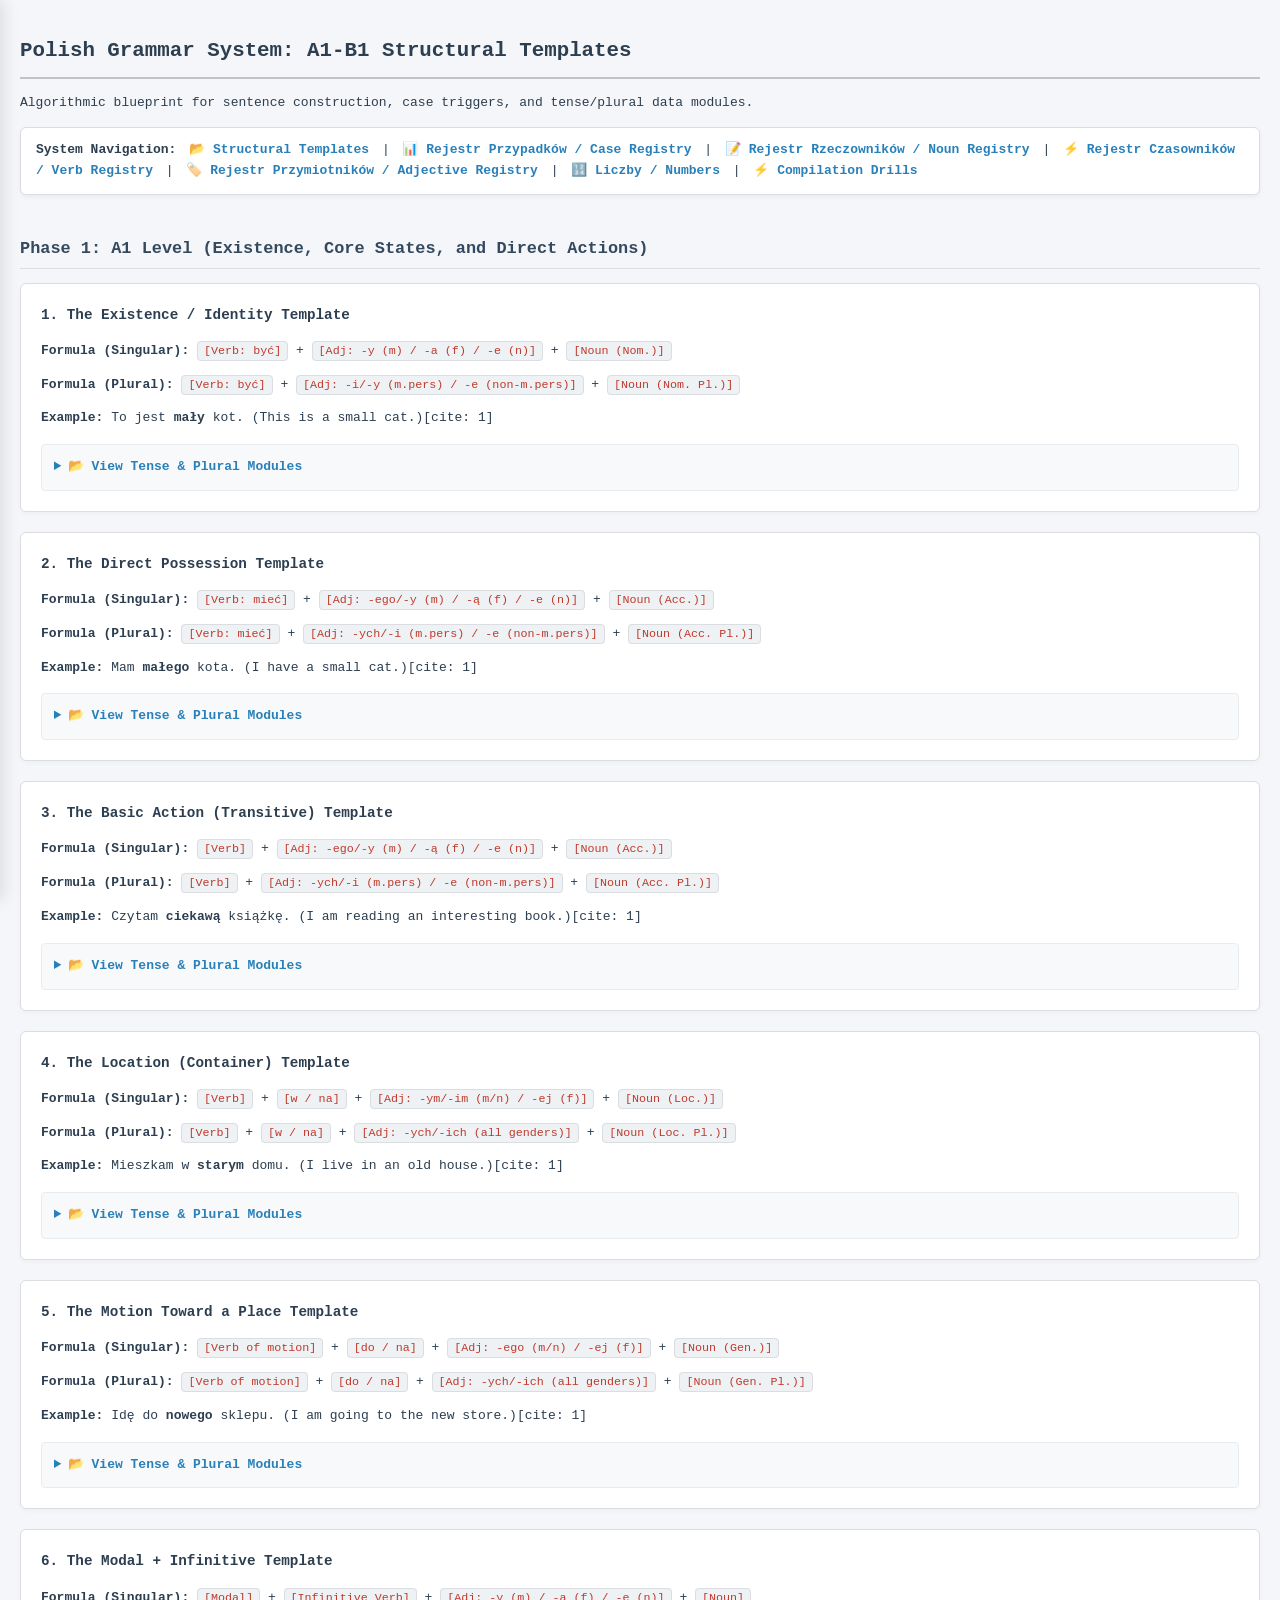
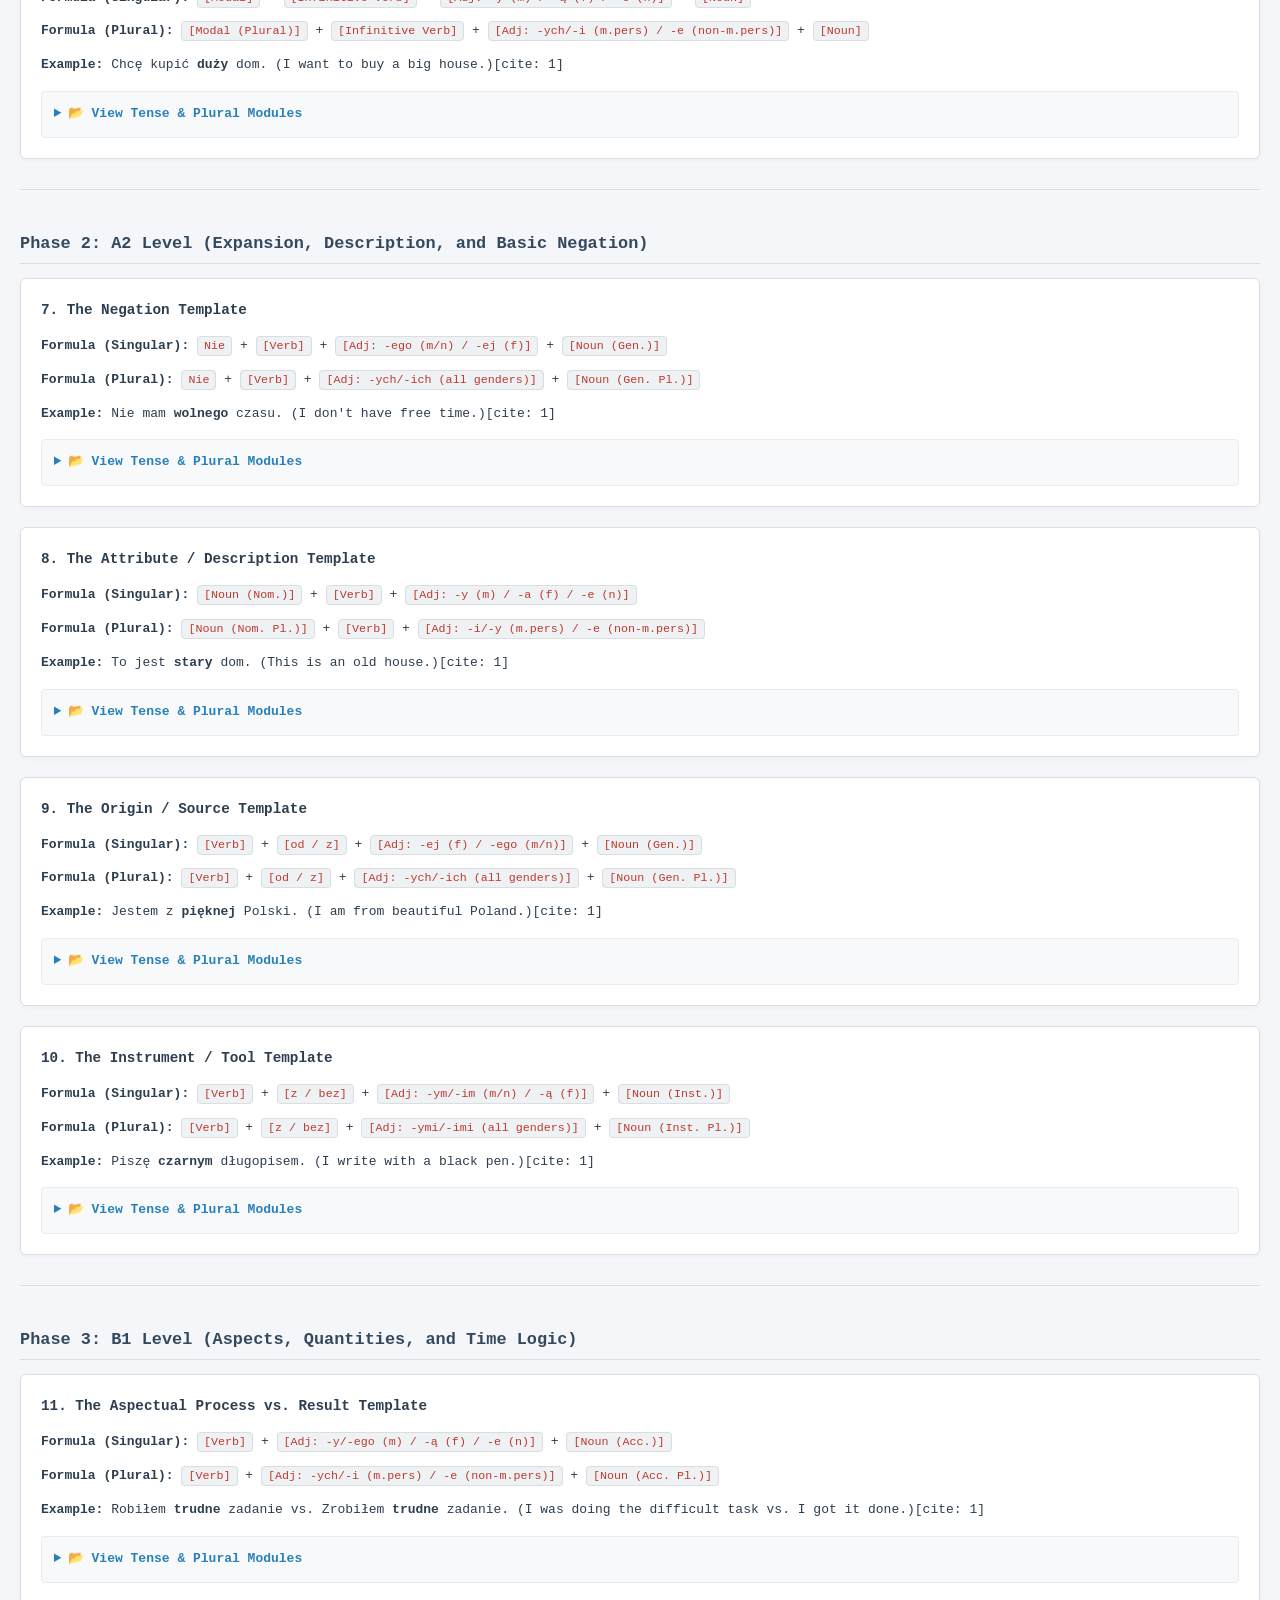
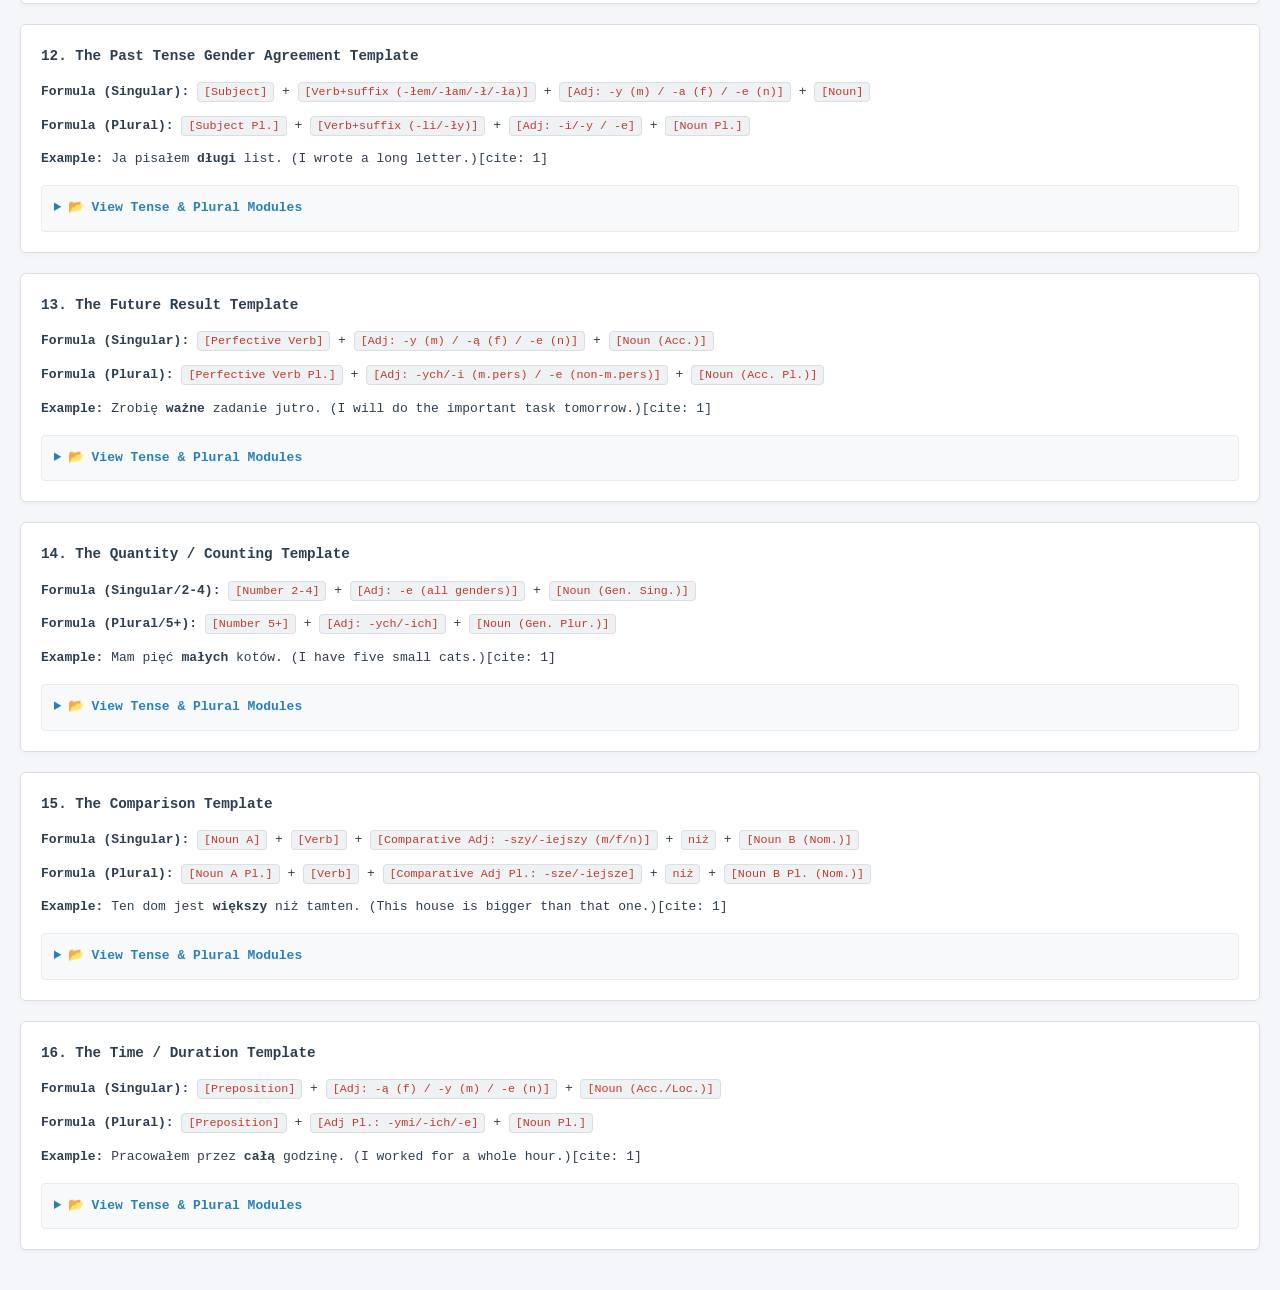
<file: index.html>
<!DOCTYPE html>
<html lang="en">
<head>
    <meta charset="UTF-8">
    <meta name="viewport" content="width=device-width, initial-scale=1.0">
    <title>Polish Grammar System: A1-B1 Templates</title>
    <link rel="stylesheet" href="global.css">
</head>
<body>

    <h1>Polish Grammar System: A1-B1 Structural Templates</h1>
    <p>Algorithmic blueprint for sentence construction, case triggers, and tense/plural data modules.</p>
    
<div class="nav">
    <strong>System Navigation:</strong> 
    <a href="index.html">📂 Structural Templates</a> | 
    <a href="cases.html">📊 Rejestr Przypadków / Case Registry</a> |
    <a href="nouns.html">📝 Rejestr Rzeczowników / Noun Registry</a> |
    <a href="verbs.html">⚡ Rejestr Czasowników / Verb Registry</a> |
    <a href="adjectives.html">🏷️ Rejestr Przymiotników / Adjective Registry</a> |
    <a href="numbers.html">🔢 Liczby / Numbers</a> |
    <a href="drill.html">⚡ Compilation Drills</a>
    <button class="nav-hamburger" aria-label="Open navigation menu">
        <span></span><span></span><span></span>
    </button>
</div>
<script src="nav.js"></script>

    <h2>Phase 1: A1 Level (Existence, Core States, and Direct Actions)</h2>

    <section>
        <h3>1. The Existence / Identity Template</h3>
        <p><strong>Formula (Singular):</strong> <code>[Verb: być]</code> + <code>[Adj: -y (m) / -a (f) / -e (n)]</code> + <code>[Noun (Nom.)]</code></p>
        <p><strong>Formula (Plural):</strong> <code>[Verb: być]</code> + <code>[Adj: -i/-y (m.pers) / -e (non-m.pers)]</code> + <code>[Noun (Nom. Pl.)]</code></p>
        <p><strong>Example:</strong> To jest <strong>mały</strong> kot. (This is a small cat.)[cite: 1]</p>
        <details>
            <summary>📂 View Tense & Plural Modules</summary>
            <p><strong>Present:</strong> <em>To jest mały kot</em> (This is a small cat)[cite: 1].</p>
            <p><strong>Past:</strong> <em>To był mały kot</em> (It was a small cat - masculine)[cite: 1].</p>
            <p><strong>Future:</strong> <em>To będzie mały kot</em> (It will be a small cat)[cite: 1].</p>
            <p><strong>Liczba Mnoga (Plural):</strong> <em>To są małe koty</em> (These are small cats)[cite: 1].</p>
        </details>
    </section>

    <section>
        <h3>2. The Direct Possession Template</h3>
        <p><strong>Formula (Singular):</strong> <code>[Verb: mieć]</code> + <code>[Adj: -ego/-y (m) / -ą (f) / -e (n)]</code> + <code>[Noun (Acc.)]</code></p>
        <p><strong>Formula (Plural):</strong> <code>[Verb: mieć]</code> + <code>[Adj: -ych/-i (m.pers) / -e (non-m.pers)]</code> + <code>[Noun (Acc. Pl.)]</code></p>
        <p><strong>Example:</strong> Mam <strong>małego</strong> kota. (I have a small cat.)[cite: 1]</p>
        <details>
            <summary>📂 View Tense & Plural Modules</summary>
            <p><strong>Past Tense:</strong> <em>Miałem małego kota</em> (I had a small cat - male) / <em>Miałam małego kota</em> (female)[cite: 1].</p>
            <p><strong>Future Tense:</strong> <em>Będę miał małego kota</em> (I will have a small cat - male) / <em>Będę miała małego kota</em> (female)[cite: 1].</p>
            <p><strong>Liczba Mnoga (Plural):</strong> <em>Mam małe koty</em> (I have small cats)[cite: 1].</p>
        </details>
    </section>

    <section>
        <h3>3. The Basic Action (Transitive) Template</h3>
        <p><strong>Formula (Singular):</strong> <code>[Verb]</code> + <code>[Adj: -ego/-y (m) / -ą (f) / -e (n)]</code> + <code>[Noun (Acc.)]</code></p>
        <p><strong>Formula (Plural):</strong> <code>[Verb]</code> + <code>[Adj: -ych/-i (m.pers) / -e (non-m.pers)]</code> + <code>[Noun (Acc. Pl.)]</code></p>
        <p><strong>Example:</strong> Czytam <strong>ciekawą</strong> książkę. (I am reading an interesting book.)[cite: 1]</p>
        <details>
            <summary>📂 View Tense & Plural Modules</summary>
            <p><strong>Past Tense:</strong> <em>Widziałem małego kota</em> (I saw a small cat - male) / <em>Widziałam małego kota</em> (female)[cite: 1].</p>
            <p><strong>Future Tense:</strong> <em>Będę widzieć małego kota</em> (I will be seeing a small cat)[cite: 1].</p>
            <p><strong>Liczba Mnoga (Plural):</strong> <em>Widzę małe koty</em> (I see small cats)[cite: 1].</p>
        </details>
    </section>

    <section>
        <h3>4. The Location (Container) Template</h3>
        <p><strong>Formula (Singular):</strong> <code>[Verb]</code> + <code>[w / na]</code> + <code>[Adj: -ym/-im (m/n) / -ej (f)]</code> + <code>[Noun (Loc.)]</code></p>
        <p><strong>Formula (Plural):</strong> <code>[Verb]</code> + <code>[w / na]</code> + <code>[Adj: -ych/-ich (all genders)]</code> + <code>[Noun (Loc. Pl.)]</code></p>
        <p><strong>Example:</strong> Mieszkam w <strong>starym</strong> domu. (I live in an old house.)[cite: 1]</p>
        <details>
            <summary>📂 View Tense & Plural Modules</summary>
            <p><strong>Past Tense:</strong> <em>Mieszkałem w starym domu</em> (I lived in an old house - male) / <em>Mieszkałam</em> (female)[cite: 1].</p>
            <p><strong>Future Tense:</strong> <em>Będę mieszkać w starym domu</em> (I will live in an old house)[cite: 1].</p>
            <p><strong>Liczba Mnoga (Plural):</strong> <em>Mieszkam w starych domach</em> (I live in old houses)[cite: 1].</p>
        </details>
    </section>

    <section>
        <h3>5. The Motion Toward a Place Template</h3>
        <p><strong>Formula (Singular):</strong> <code>[Verb of motion]</code> + <code>[do / na]</code> + <code>[Adj: -ego (m/n) / -ej (f)]</code> + <code>[Noun (Gen.)]</code></p>
        <p><strong>Formula (Plural):</strong> <code>[Verb of motion]</code> + <code>[do / na]</code> + <code>[Adj: -ych/-ich (all genders)]</code> + <code>[Noun (Gen. Pl.)]</code></p>
        <p><strong>Example:</strong> Idę do <strong>nowego</strong> sklepu. (I am going to the new store.)[cite: 1]</p>
        <details>
            <summary>📂 View Tense & Plural Modules</summary>
            <p><strong>Past Tense:</strong> <em>Szedłem do nowego sklepu</em> (I was walking to the new store - male) / <em>Szedłam</em> (female)[cite: 1].</p>
            <p><strong>Future Tense:</strong> <em>Pójdę do nowego sklepu</em> (I will go to the new store)[cite: 1].</p>
            <p><strong>Liczba Mnoga (Plural):</strong> <code>Idę do nowych sklepów</code> (I am going to the new stores)[cite: 1].</p>
        </details>
    </section>

    <section>
        <h3>6. The Modal + Infinitive Template</h3>
        <p><strong>Formula (Singular):</strong> <code>[Modal]</code> + <code>[Infinitive Verb]</code> + <code>[Adj: -y (m) / -ą (f) / -e (n)]</code> + <code>[Noun]</code></p>
        <p><strong>Formula (Plural):</strong> <code>[Modal (Plural)]</code> + <code>[Infinitive Verb]</code> + <code>[Adj: -ych/-i (m.pers) / -e (non-m.pers)]</code> + <code>[Noun]</code></p>
        <p><strong>Example:</strong> Chcę kupić <strong>duży</strong> dom. (I want to buy a big house.)[cite: 1]</p>
        <details>
            <summary>📂 View Tense & Plural Modules</summary>
            <p><strong>Past Tense:</strong> <em>Chciałem dobrze spać</em> (I wanted to sleep well - male)[cite: 1].</p>
            <p><strong>Future Tense:</strong> <em>Będę chcieć dobrze spać</em> (I will want to sleep well)[cite: 1].</p>
            <p><strong>Liczba Mnoga (Plural):</strong> <em>Chcemy kupić duży dom</em> (We want to buy a big house)[cite: 1].</p>
        </details>
    </section>

    <hr>

    <h2>Phase 2: A2 Level (Expansion, Description, and Basic Negation)</h2>

    <section>
        <h3>7. The Negation Template</h3>
        <p><strong>Formula (Singular):</strong> <code>Nie</code> + <code>[Verb]</code> + <code>[Adj: -ego (m/n) / -ej (f)]</code> + <code>[Noun (Gen.)]</code></p>
        <p><strong>Formula (Plural):</strong> <code>Nie</code> + <code>[Verb]</code> + <code>[Adj: -ych/-ich (all genders)]</code> + <code>[Noun (Gen. Pl.)]</code></p>
        <p><strong>Example:</strong> Nie mam <strong>wolnego</strong> czasu. (I don't have free time.)[cite: 1]</p>
        <details>
            <summary>📂 View Tense & Plural Modules</summary>
            <p><strong>Past Tense:</strong> <em>Nie miałem wolnego czasu</em> (I didn't have free time - male) / <em>Nie miałam</em> (female)[cite: 1].</p>
            <p><strong>Future Tense:</strong> <em>Nie będę miał wolnego czasu</em> (I will not have free time)[cite: 1].</p>
            <p><strong>Liczba Mnoga (Plural):</strong> <em>Nie mam małych kotów</em> (I don't have small cats)[cite: 1].</p>
        </details>
    </section>

    <section>
        <h3>8. The Attribute / Description Template</h3>
        <p><strong>Formula (Singular):</strong> <code>[Noun (Nom.)]</code> + <code>[Verb]</code> + <code>[Adj: -y (m) / -a (f) / -e (n)]</code></p>
        <p><strong>Formula (Plural):</strong> <code>[Noun (Nom. Pl.)]</code> + <code>[Verb]</code> + <code>[Adj: -i/-y (m.pers) / -e (non-m.pers)]</code></p>
        <p><strong>Example:</strong> To jest <strong>stary</strong> dom. (This is an old house.)[cite: 1]</p>
        <details>
            <summary>📂 View Tense & Plural Modules</summary>
            <p><strong>Past Tense:</strong> <em>Kot był mały</em> (The cat was small)[cite: 1].</p>
            <p><strong>Future Tense:</strong> <em>Kot będzie mały</em> (The cat will be small)[cite: 1].</p>
            <p><strong>Liczba Mnoga (Plural):</strong> <em>Koty są małe</em> (Cats are small)[cite: 1].</p>
        </details>
    </section>

    <section>
        <h3>9. The Origin / Source Template</h3>
        <p><strong>Formula (Singular):</strong> <code>[Verb]</code> + <code>[od / z]</code> + <code>[Adj: -ej (f) / -ego (m/n)]</code> + <code>[Noun (Gen.)]</code></p>
        <p><strong>Formula (Plural):</strong> <code>[Verb]</code> + <code>[od / z]</code> + <code>[Adj: -ych/-ich (all genders)]</code> + <code>[Noun (Gen. Pl.)]</code></p>
        <p><strong>Example:</strong> Jestem z <strong>pięknej</strong> Polski. (I am from beautiful Poland.)[cite: 1]</p>
        <details>
            <summary>📂 View Tense & Plural Modules</summary>
            <p><strong>Past Tense:</strong> <em>Byłem z pięknej Polski</em> (I was from beautiful Poland - male) / <em>Byłam</em> (female)[cite: 1].</p>
            <p><strong>Future Tense:</strong> N/A[cite: 1].</p>
            <p><strong>Liczba Mnoga (Plural):</strong> <em>Jesteśmy z pięknej Polski</em> (We are from beautiful Poland)[cite: 1].</p>
        </details>
    </section>

    <section>
        <h3>10. The Instrument / Tool Template</h3>
        <p><strong>Formula (Singular):</strong> <code>[Verb]</code> + <code>[z / bez]</code> + <code>[Adj: -ym/-im (m/n) / -ą (f)]</code> + <code>[Noun (Inst.)]</code></p>
        <p><strong>Formula (Plural):</strong> <code>[Verb]</code> + <code>[z / bez]</code> + <code>[Adj: -ymi/-imi (all genders)]</code> + <code>[Noun (Inst. Pl.)]</code></p>
        <p><strong>Example:</strong> Piszę <strong>czarnym</strong> długopisem. (I write with a black pen.)[cite: 1]</p>
        <details>
            <summary>📂 View Tense & Plural Modules</summary>
            <p><strong>Past Tense:</strong> <em>Pisałem czarnym długopisem</em> (I wrote with a black pen - male) / <em>Pisałam</em> (female)[cite: 1].</p>
            <p><strong>Future Tense:</strong> <em>Będę pisać czarnym długopisem</em> (I will write with a black pen)[cite: 1].</p>
            <p><strong>Liczba Mnoga (Plural):</strong> <em>Piszę czarnymi długopisami</em> (I write with black pens)[cite: 1].</p>
        </details>
    </section>

    <hr>

    <h2>Phase 3: B1 Level (Aspects, Quantities, and Time Logic)</h2>

    <section>
        <h3>11. The Aspectual Process vs. Result Template</h3>
        <p><strong>Formula (Singular):</strong> <code>[Verb]</code> + <code>[Adj: -y/-ego (m) / -ą (f) / -e (n)]</code> + <code>[Noun (Acc.)]</code></p>
        <p><strong>Formula (Plural):</strong> <code>[Verb]</code> + <code>[Adj: -ych/-i (m.pers) / -e (non-m.pers)]</code> + <code>[Noun (Acc. Pl.)]</code></p>
        <p><strong>Example:</strong> Robiłem <strong>trudne</strong> zadanie vs. Zrobiłem <strong>trudne</strong> zadanie. (I was doing the difficult task vs. I got it done.)[cite: 1]</p>
        <details>
            <summary>📂 View Tense & Plural Modules</summary>
            <p><strong>Past Tense Split:</strong> Imperfective past (*robiłem*) vs Perfective past (*zrobiłem*)[cite: 1].</p>
            <p><strong>Future Tense Split:</strong> Imperfective future (*będę robić*) vs Perfective future (*zrobię*)[cite: 1].</p>
            <p><strong>Liczba Mnoga (Plural Subjects):</strong> *Robiliśmy trudne zadania* (We were doing difficult tasks)[cite: 1].</p>
        </details>
    </section>

    <section>
        <h3>12. The Past Tense Gender Agreement Template</h3>
        <p><strong>Formula (Singular):</strong> <code>[Subject]</code> + <code>[Verb+suffix (-łem/-łam/-ł/-ła)]</code> + <code>[Adj: -y (m) / -a (f) / -e (n)]</code> + <code>[Noun]</code></p>
        <p><strong>Formula (Plural):</strong> <code>[Subject Pl.]</code> + <code>[Verb+suffix (-li/-ły)]</code> + <code>[Adj: -i/-y / -e]</code> + <code>[Noun Pl.]</code></p>
        <p><strong>Example:</strong> Ja pisałem <strong>długi</strong> list. (I wrote a long letter.)[cite: 1]</p>
        <details>
            <summary>📂 View Tense & Plural Modules</summary>
            <p><strong>Singular Suffixes:</strong> <em>-łem</em> (I-male), <em>-łam</em> (I-female), <em>-ł</em> (he), <em>-ła</em> (she), <em>-ło</em> (it)[cite: 1].</p>
            <p><strong>Plural Suffixes:</strong> <em>-li</em> (groups containing men), <em>-ły</em> (groups of women/animals/things)[cite: 1].</p>
        </details>
    </section>

    <section>
        <h3>13. The Future Result Template</h3>
        <p><strong>Formula (Singular):</strong> <code>[Perfective Verb]</code> + <code>[Adj: -y (m) / -ą (f) / -e (n)]</code> + <code>[Noun (Acc.)]</code></p>
        <p><strong>Formula (Plural):</strong> <code>[Perfective Verb Pl.]</code> + <code>[Adj: -ych/-i (m.pers) / -e (non-m.pers)]</code> + <code>[Noun (Acc. Pl.)]</code></p>
        <p><strong>Example:</strong> Zrobię <strong>ważne</strong> zadanie jutro. (I will do the important task tomorrow.)[cite: 1]</p>
        <details>
            <summary>📂 View Tense & Plural Modules</summary>
            <p><strong>Conjugation Matrix:</strong> <em>Zrobię</em> (I), <em>Zrobisz</em> (you), <em>Zrobi</em> (he/she/it), <em>Zrobimy</em> (we), <em>Zrobicie</em> (you-pl), <em>Zrobią</em> (they)[cite: 1].</p>
            <p><strong>Plural Action:</strong> Automatically applies to plural subject groups via the verb ending[cite: 1].</p>
        </details>
    </section>

    <section>
        <h3>14. The Quantity / Counting Template</h3>
        <p><strong>Formula (Singular/2-4):</strong> <code>[Number 2-4]</code> + <code>[Adj: -e (all genders)]</code> + <code>[Noun (Gen. Sing.)]</code></p>
        <p><strong>Formula (Plural/5+):</strong> <code>[Number 5+]</code> + <code>[Adj: -ych/-ich]</code> + <code>[Noun (Gen. Plur.)]</code></p>
        <p><strong>Example:</strong> Mam pięć <strong>małych</strong> kotów. (I have five small cats.)[cite: 1]</p>
        <details>
            <summary>📂 View Tense & Plural Modules</summary>
            <p><strong>Numbers 2, 3, 4 rule:</strong> Take Genitive *singular* adjective/noun (e.g., *dwa małe koty*)[cite: 1].</p>
            <p><strong>Numbers 5+ rule:</strong> Take Genitive *plural* adjective/noun (e.g., *pięć małych kotów*)[cite: 1].</p>
        </details>
    </section>

    <section>
        <h3>15. The Comparison Template</h3>
        <p><strong>Formula (Singular):</strong> <code>[Noun A]</code> + <code>[Verb]</code> + <code>[Comparative Adj: -szy/-iejszy (m/f/n)]</code> + <code>niż</code> + <code>[Noun B (Nom.)]</code></p>
        <p><strong>Formula (Plural):</strong> <code>[Noun A Pl.]</code> + <code>[Verb]</code> + <code>[Comparative Adj Pl.: -sze/-iejsze]</code> + <code>niż</code> + <code>[Noun B Pl. (Nom.)]</code></p>
        <p><strong>Example:</strong> Ten dom jest <strong>większy</strong> niż tamten. (This house is bigger than that one.)[cite: 1]</p>
        <details>
            <summary>📂 View Tense & Plural Modules</summary>
            <p><strong>Past Comparison:</strong> <em>Ten dom był większy niż tamten</em> (This house was bigger)[cite: 1].</p>
            <p><strong>Plural Comparison:</strong> <em>Te domy są większe niż tamte</em> (These houses are bigger)[cite: 1].</p>
        </details>
    </section>

    <section>
        <h3>16. The Time / Duration Template</h3>
        <p><strong>Formula (Singular):</strong> <code>[Preposition]</code> + <code>[Adj: -ą (f) / -y (m) / -e (n)]</code> + <code>[Noun (Acc./Loc.)]</code></p>
        <p><strong>Formula (Plural):</strong> <code>[Preposition]</code> + <code>[Adj Pl.: -ymi/-ich/-e]</code> + <code>[Noun Pl.]</code></p>
        <p><strong>Example:</strong> Pracowałem przez <strong>całą</strong> godzinę. (I worked for a whole hour.)[cite: 1]</p>
        <details>
            <summary>📂 View Tense & Plural Modules</summary>
            <p><strong>Past Duration:</strong> <em>Pracowałem przez całą godzinę</em> (I worked for a whole hour)[cite: 1].</p>
            <p><strong>Future Duration:</strong> <em>Będę pracować przez całą godzinę</em> (I will work for a whole hour)[cite: 1].</p>
            <p><strong>Plural Hours:</strong> <em>Przez dwie długie godziny</em> (For two long hours)[cite: 1].</p>
        </details>
    </section>

</body>
</html>
</file>
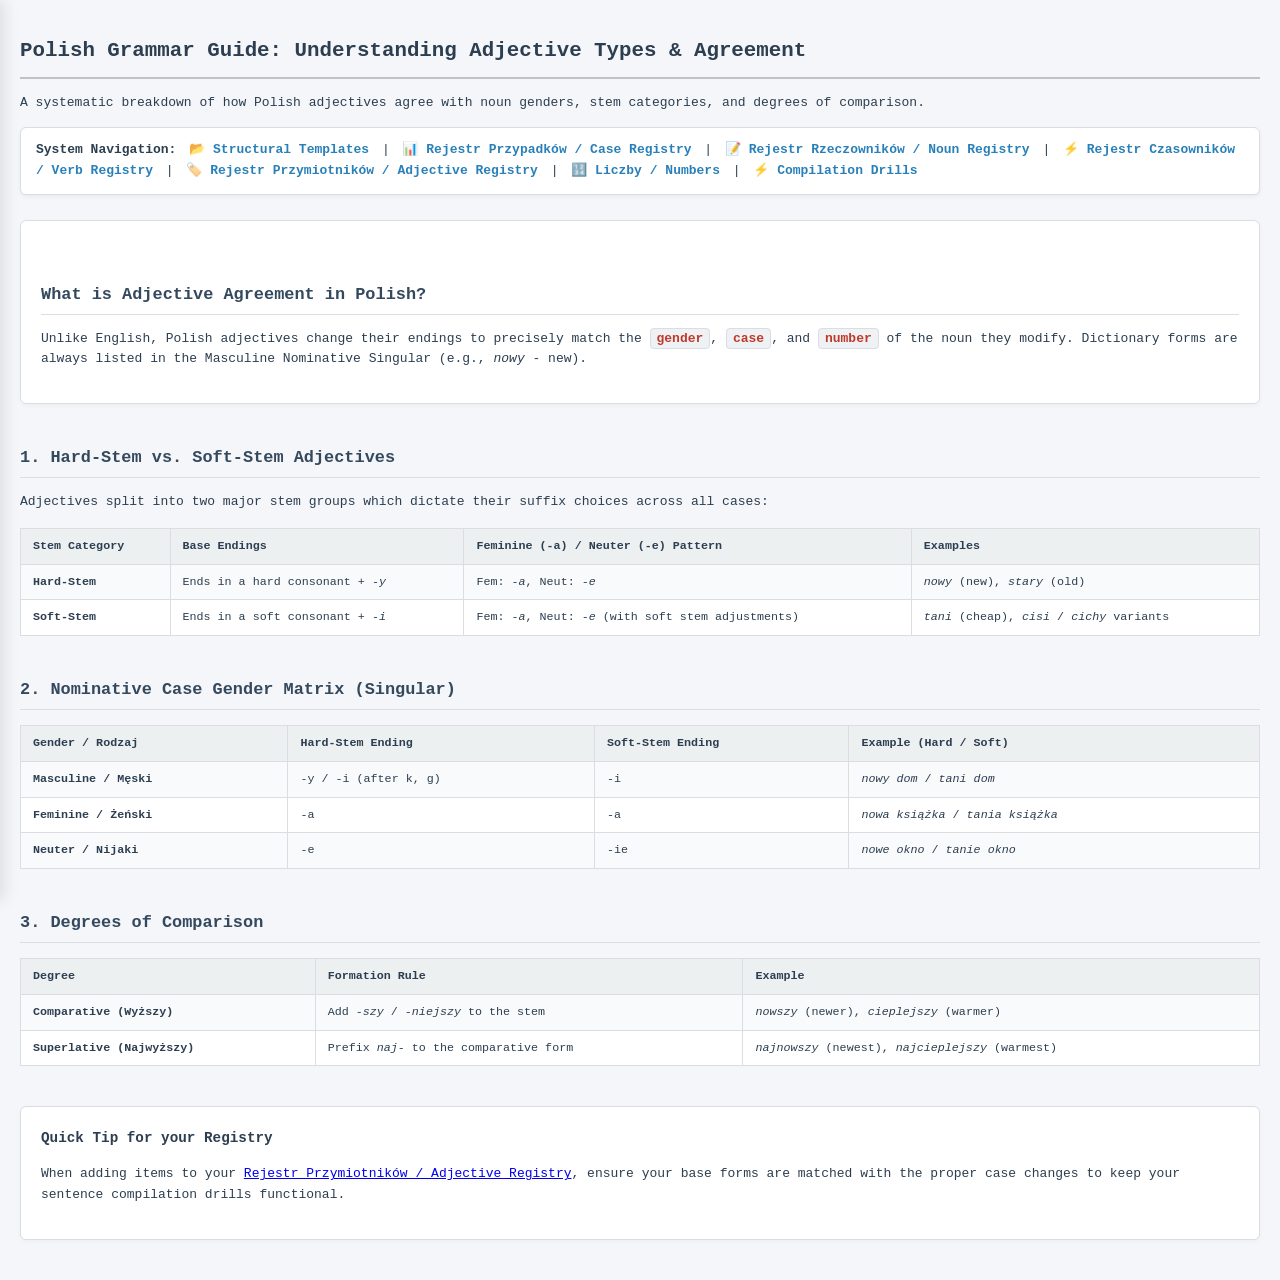
<file: adjective-types.html>
<!DOCTYPE html>
<html lang="en">
<head>
    <meta charset="UTF-8">
    <meta name="viewport" content="width=device-width, initial-scale=1.0">
    <title>Polish Grammar Guide: Understanding Adjective Types & Agreement</title>
    <link rel="stylesheet" href="global.css">
</head>
<body>

    <h1>Polish Grammar Guide: Understanding Adjective Types & Agreement</h1>
    <p>A systematic breakdown of how Polish adjectives agree with noun genders, stem categories, and degrees of comparison.</p>
    
<div class="nav">
    <strong>System Navigation:</strong> 
    <a href="index.html">📂 Structural Templates</a> | 
    <a href="cases.html">📊 Rejestr Przypadków / Case Registry</a> |
    <a href="nouns.html">📝 Rejestr Rzeczowników / Noun Registry</a> |
    <a href="verbs.html">⚡ Rejestr Czasowników / Verb Registry</a> |
    <a href="adjectives.html">🏷️ Rejestr Przymiotników / Adjective Registry</a> |
    <a href="numbers.html">🔢 Liczby / Numbers</a> |
    <a href="drill.html">⚡ Compilation Drills</a>
    <button class="nav-hamburger" aria-label="Open navigation menu">
        <span></span><span></span><span></span>
    </button>
</div>
<script src="nav.js"></script>

    <div class="card">
        <h2>What is Adjective Agreement in Polish?</h2>
        <p>Unlike English, Polish adjectives change their endings to precisely match the <span class="highlight">gender</span>, <span class="highlight">case</span>, and <span class="highlight">number</span> of the noun they modify. Dictionary forms are always listed in the Masculine Nominative Singular (e.g., <i>nowy</i> - new).</p>
    </div>

    <h2>1. Hard-Stem vs. Soft-Stem Adjectives</h2>
    <p>Adjectives split into two major stem groups which dictate their suffix choices across all cases:</p>
    <table>
        <tr>
            <th>Stem Category</th>
            <th>Base Endings</th>
            <th>Feminine (-a) / Neuter (-e) Pattern</th>
            <th>Examples</th>
        </tr>
        <tr>
            <td><strong>Hard-Stem</strong></td>
            <td>Ends in a hard consonant + <em>-y</em></td>
            <td>Fem: <em>-a</em>, Neut: <em>-e</em></td>
            <td><i>nowy</i> (new), <i>stary</i> (old)</td>
        </tr>
        <tr>
            <td><strong>Soft-Stem</strong></td>
            <td>Ends in a soft consonant + <em>-i</em></td>
            <td>Fem: <em>-a</em>, Neut: <em>-e</em> (with soft stem adjustments)</td>
            <td><i>tani</i> (cheap), <i>cisi</i> / <i>cichy</i> variants</td>
        </tr>
    </table>

    <h2>2. Nominative Case Gender Matrix (Singular)</h2>
    <table>
        <tr>
            <th>Gender / Rodzaj</th>
            <th>Hard-Stem Ending</th>
            <th>Soft-Stem Ending</th>
            <th>Example (Hard / Soft)</th>
        </tr>
        <tr>
            <td><strong>Masculine / Męski</strong></td>
            <td>-y / -i (after k, g)</td>
            <td>-i</td>
            <td><i>nowy dom</i> / <i>tani dom</i></td>
        </tr>
        <tr>
            <td><strong>Feminine / Żeński</strong></td>
            <td>-a</td>
            <td>-a</td>
            <td><i>nowa książka</i> / <i>tania książka</i></td>
        </tr>
        <tr>
            <td><strong>Neuter / Nijaki</strong></td>
            <td>-e</td>
            <td>-ie</td>
            <td><i>nowe okno</i> / <i>tanie okno</i></td>
        </tr>
    </table>

    <h2>3. Degrees of Comparison</h2>
    <table>
        <tr>
            <th>Degree</th>
            <th>Formation Rule</th>
            <th>Example</th>
        </tr>
        <tr>
            <td><strong>Comparative (Wyższy)</strong></td>
            <td>Add <em>-szy</em> / <em>-niejszy</em> to the stem</td>
            <td><i>nowszy</i> (newer), <i>cieplejszy</i> (warmer)</td>
        </tr>
        <tr>
            <td><strong>Superlative (Najwyższy)</strong></td>
            <td>Prefix <em>naj-</em> to the comparative form</td>
            <td><i>najnowszy</i> (newest), <i>najcieplejszy</i> (warmest)</td>
        </tr>
    </table>

    <div class="card" style="margin-top: 40px;">
        <h3>Quick Tip for your Registry</h3>
        <p>When adding items to your <a href="adjectives.html">Rejestr Przymiotników / Adjective Registry</a>, ensure your base forms are matched with the proper case changes to keep your sentence compilation drills functional.</p>
    </div>

</body>
</html>
</file>
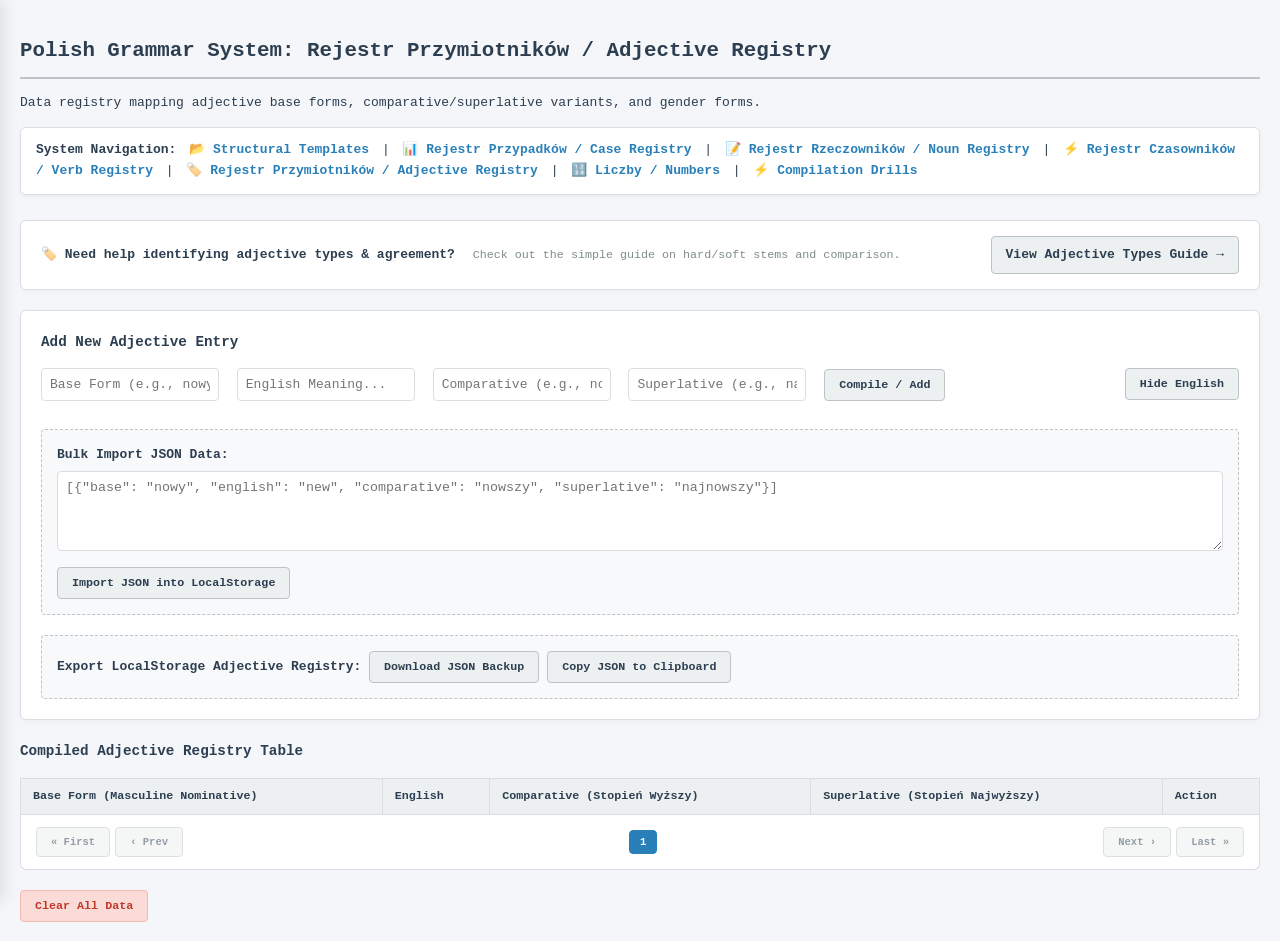
<file: adjectives.html>
<!DOCTYPE html>
<html lang="en">
<head>
    <meta charset="UTF-8">
    <meta name="viewport" content="width=device-width, initial-scale=1.0">
    <title>Polish Grammar System: Rejestr Przymiotników / Adjective Registry</title>
    <link rel="stylesheet" href="global.css">
</head>
<body>

    <h1>Polish Grammar System: Rejestr Przymiotników / Adjective Registry</h1>
    <p>Data registry mapping adjective base forms, comparative/superlative variants, and gender forms.</p>
    
    <div class="nav">
        <strong>System Navigation:</strong> 
        <a href="index.html">📂 Structural Templates</a> | 
        <a href="cases.html">📊 Rejestr Przypadków / Case Registry</a> |
        <a href="nouns.html">📝 Rejestr Rzeczowników / Noun Registry</a> |
        <a href="verbs.html">⚡ Rejestr Czasowników / Verb Registry</a> |
        <a href="adjectives.html">🏷️ Rejestr Przymiotników / Adjective Registry</a> |
        <a href="numbers.html">🔢 Liczby / Numbers</a> |
        <a href="drill.html">⚡ Compilation Drills</a>
        <button class="nav-hamburger" aria-label="Open navigation menu">
            <span></span><span></span><span></span>
        </button>
    </div>
    <script src="nav.js"></script>

    <div class="link-box" style="background: #fff; border: 1px solid #dcdde1; border-radius: 6px; padding: 15px 20px; margin-bottom: 20px; box-shadow: 0 2px 5px rgba(0,0,0,0.03); display: flex; justify-content: space-between; align-items: center;">
       <div>
            <strong>🏷️ Need help identifying adjective types & agreement?</strong> 
            <span style="color: #7f8c8d; font-size: 0.9em; margin-left: 10px;">Check out the simple guide on hard/soft stems and comparison.</span>
        </div>
        <a href="adjective-types.html" style="background: #ecf0f1; border: 1px solid #bdc3c7; padding: 8px 14px; text-decoration: none; color: #2c3e50; font-weight: bold; border-radius: 4px;">View Adjective Types Guide &rarr;</a>    </div>
    </div>
    <div class="control-panel">
        <h3>Add New Adjective Entry</h3>
        <div style="margin-bottom: 10px;">
            <input type="text" id="adjInput" placeholder="Base Form (e.g., nowy)...">
            <input type="text" id="englishInput" placeholder="English Meaning...">
            <input type="text" id="compInput" placeholder="Comparative (e.g., nowszy)...">
            <input type="text" id="supInput" placeholder="Superlative (e.g., najnowszy)...">
            <button onclick="addAdjective()">Compile / Add</button>
            <button onclick="toggleEnglish()" id="toggleBtn" style="float: right;">Hide English</button>
        </div>

        <div class="data-section">
            <label><strong>Bulk Import JSON Data:</strong></label>
            <textarea id="importInput" placeholder='[{"base": "nowy", "english": "new", "comparative": "nowszy", "superlative": "najnowszy"}]'></textarea>
            <button onclick="importJSON()" style="margin-top: 8px;">Import JSON into LocalStorage</button>
        </div>

        <div class="data-section">
            <label><strong>Export LocalStorage Adjective Registry:</strong></label>
            <button onclick="exportJSON()">Download JSON Backup</button>
            <button onclick="copyJSONToClipboard()">Copy JSON to Clipboard</button>
        </div>
    </div>

    <h3>Compiled Adjective Registry Table</h3>
    <table id="registryTable">
        <thead>
            <tr>
                <th>Base Form (Masculine Nominative)</th>
                <th class="eng-col">English</th>
                <th>Comparative (Stopień Wyższy)</th>
                <th>Superlative (Stopień Najwyższy)</th>
                <th>Action</th>
            </tr>
        </thead>
        <tbody id="tableBody"></tbody>
    </table>

    <div class="pagination-bar">
        <div style="display: flex; gap: 5px;">
            <button id="firstBtn" onclick="goToPage(1)">&#171; First</button>
            <button id="prevBtn" onclick="changePage(-1)">&#8249; Prev</button>
        </div>
        <div class="pagination-numbers" id="paginationNumbers"></div>
        <div style="display: flex; gap: 5px;">
            <button id="nextBtn" onclick="changePage(1)">Next &#8250;</button>
            <button id="lastBtn" onclick="goToLastPage()">Last &#187;</button>
        </div>
    </div>

    <button class="clear-btn" onclick="clearRegistry()">Clear All Data</button>

    <script>
        let englishVisible = localStorage.getItem("adjEnglishVisible") !== "false";
        let currentPage = 1;
        const pageSize = 50;

        document.addEventListener("DOMContentLoaded", () => {
            updateToggleUI();
            renderTable();
        });

        function getRegistry() {
            return JSON.parse(localStorage.getItem("polishAdjectiveRegistry") || "[]");
        }

        function addAdjective() {
            const baseInput = document.getElementById("adjInput");
            const englishInput = document.getElementById("englishInput");
            const compInput = document.getElementById("compInput");
            const supInput = document.getElementById("supInput");
            
            if (!baseInput.value.trim()) {
                alert("Please enter a base adjective form.");
                return;
            }

            const registry = getRegistry();
            registry.push({
                base: baseInput.value.trim(),
                english: englishInput.value.trim(),
                comparative: compInput.value.trim(),
                superlative: supInput.value.trim()
            });
            localStorage.setItem("polishAdjectiveRegistry", JSON.stringify(registry));

            baseInput.value = "";
            englishInput.value = "";
            compInput.value = "";
            supInput.value = "";

            currentPage = Math.ceil(registry.length / pageSize);
            renderTable();
        }

        function updateField(index, field, value) {
            const registry = getRegistry();
            registry[index][field] = value;
            localStorage.setItem("polishAdjectiveRegistry", JSON.stringify(registry));
        }

        function deleteRow(globalIndex) {
            const registry = getRegistry();
            registry.splice(globalIndex, 1);
            localStorage.setItem("polishAdjectiveRegistry", JSON.stringify(registry));

            const totalPages = Math.ceil(registry.length / pageSize) || 1;
            if (currentPage > totalPages) currentPage = totalPages;
            renderTable();
        }

        function clearRegistry() {
            if (confirm("Are you sure you want to clear all adjective records?")) {
                localStorage.removeItem("polishAdjectiveRegistry");
                currentPage = 1;
                renderTable();
            }
        }

        function toggleEnglish() {
            englishVisible = !englishVisible;
            localStorage.setItem("adjEnglishVisible", englishVisible);
            updateToggleUI();
            renderTable();
        }

        function updateToggleUI() {
            document.getElementById("toggleBtn").innerText = englishVisible ? "Hide English" : "Show English";
        }

        function changePage(direction) { currentPage += direction; renderTable(); }
        function goToPage(page) { currentPage = page; renderTable(); }
        function goToLastPage() {
            const registry = getRegistry();
            currentPage = Math.ceil(registry.length / pageSize) || 1;
            renderTable();
        }

        function importJSON() {
            try {
                const parsed = JSON.parse(document.getElementById("importInput").value.trim());
                if (!Array.isArray(parsed)) throw new Error();
                const merged = getRegistry().concat(parsed);
                localStorage.setItem("polishAdjectiveRegistry", JSON.stringify(merged));
                document.getElementById("importInput").value = "";
                currentPage = 1;
                renderTable();
                alert(`Successfully imported ${parsed.length} entries!`);
            } catch(e) { alert("Invalid JSON format."); }
        }

        function exportJSON() {
            const registry = getRegistry();
            if (!registry.length) { alert("Registry is empty!"); return; }
            const dataStr = "data:text/json;charset=utf-8," + encodeURIComponent(JSON.stringify(registry, null, 2));
            const dl = document.createElement('a');
            dl.setAttribute("href", dataStr);
            dl.setAttribute("download", "polish_adjective_registry_backup.json");
            document.body.appendChild(dl); dl.click(); dl.remove();
        }

        function copyJSONToClipboard() {
            const registry = getRegistry();
            if (!registry.length) { alert("Registry is empty!"); return; }
            navigator.clipboard.writeText(JSON.stringify(registry, null, 2)).then(() => alert("Copied to clipboard!"));
        }

        function renderTable() {
            const tbody = document.getElementById("tableBody");
            tbody.innerHTML = "";
            const registry = getRegistry();

            const totalPages = Math.ceil(registry.length / pageSize) || 1;
            if (currentPage > totalPages) currentPage = totalPages;
            if (currentPage < 1) currentPage = 1;

            const start = (currentPage - 1) * pageSize;
            const end = start + pageSize;
            const pageItems = registry.slice(start, end);

            pageItems.items = pageItems; // safe mapping helper scope
            pageItems.forEach((item, idx) => {
                const globalIndex = start + idx;
                const tr = document.createElement("tr");
                tr.innerHTML = `
                    <td><strong contenteditable="true" onblur="updateField(${globalIndex}, 'base', this.innerText)">${item.base}</strong></td>
                    <td class="eng-col ${englishVisible ? '' : 'hidden-col'}" contenteditable="true" onblur="updateField(${globalIndex}, 'english', this.innerText)">${item.english || ''}</td>
                    <td contenteditable="true" onblur="updateField(${globalIndex}, 'comparative', this.innerText)">${item.comparative || ''}</td>
                    <td contenteditable="true" onblur="updateField(${globalIndex}, 'superlative', this.innerText)">${item.superlative || ''}</td>
                    <td><button class="del-btn" onclick="deleteRow(${globalIndex})">X</button></td>
                `;
                tbody.appendChild(tr);
            });

            const numbersContainer = document.getElementById("paginationNumbers");
            numbersContainer.innerHTML = "";
            const maxVisible = 5;
            let startP = Math.max(1, currentPage - Math.floor(maxVisible / 2));
            let endP = Math.min(totalPages, startP + maxVisible - 1);
            if (endP - startP + 1 < maxVisible) startP = Math.max(1, endP - maxVisible + 1);

            if (startP > 1) {
                numbersContainer.appendChild(createPageButton(1));
                if (startP > 2) { const s = document.createElement("span"); s.className = "page-ellipsis"; s.innerText = "..."; numbersContainer.appendChild(s); }
            }
            for (let i = startP; i <= endP; i++) numbersContainer.appendChild(createPageButton(i));
            if (endP < totalPages) {
                if (endP < totalPages - 1) { const s = document.createElement("span"); s.className = "page-ellipsis"; s.innerText = "..."; numbersContainer.appendChild(s); }
                numbersContainer.appendChild(createPageButton(totalPages));
            }

            document.getElementById("firstBtn").disabled = currentPage <= 1;
            document.getElementById("prevBtn").disabled = currentPage <= 1;
            document.getElementById("nextBtn").disabled = currentPage >= totalPages;
            document.getElementById("lastBtn").disabled = currentPage >= totalPages;

            document.querySelectorAll('.eng-col').forEach(el => {
                if(englishVisible) el.classList.remove('hidden-col');
                else el.classList.add('hidden-col');
            });
        }

        function createPageButton(pageNum) {
            const btn = document.createElement("button");
            btn.className = `page-num-btn ${pageNum === currentPage ? 'active' : ''}`;
            btn.innerText = pageNum;
            btn.onclick = () => goToPage(pageNum);
            return btn;
        }
    </script>
</body>
</html>
</file>
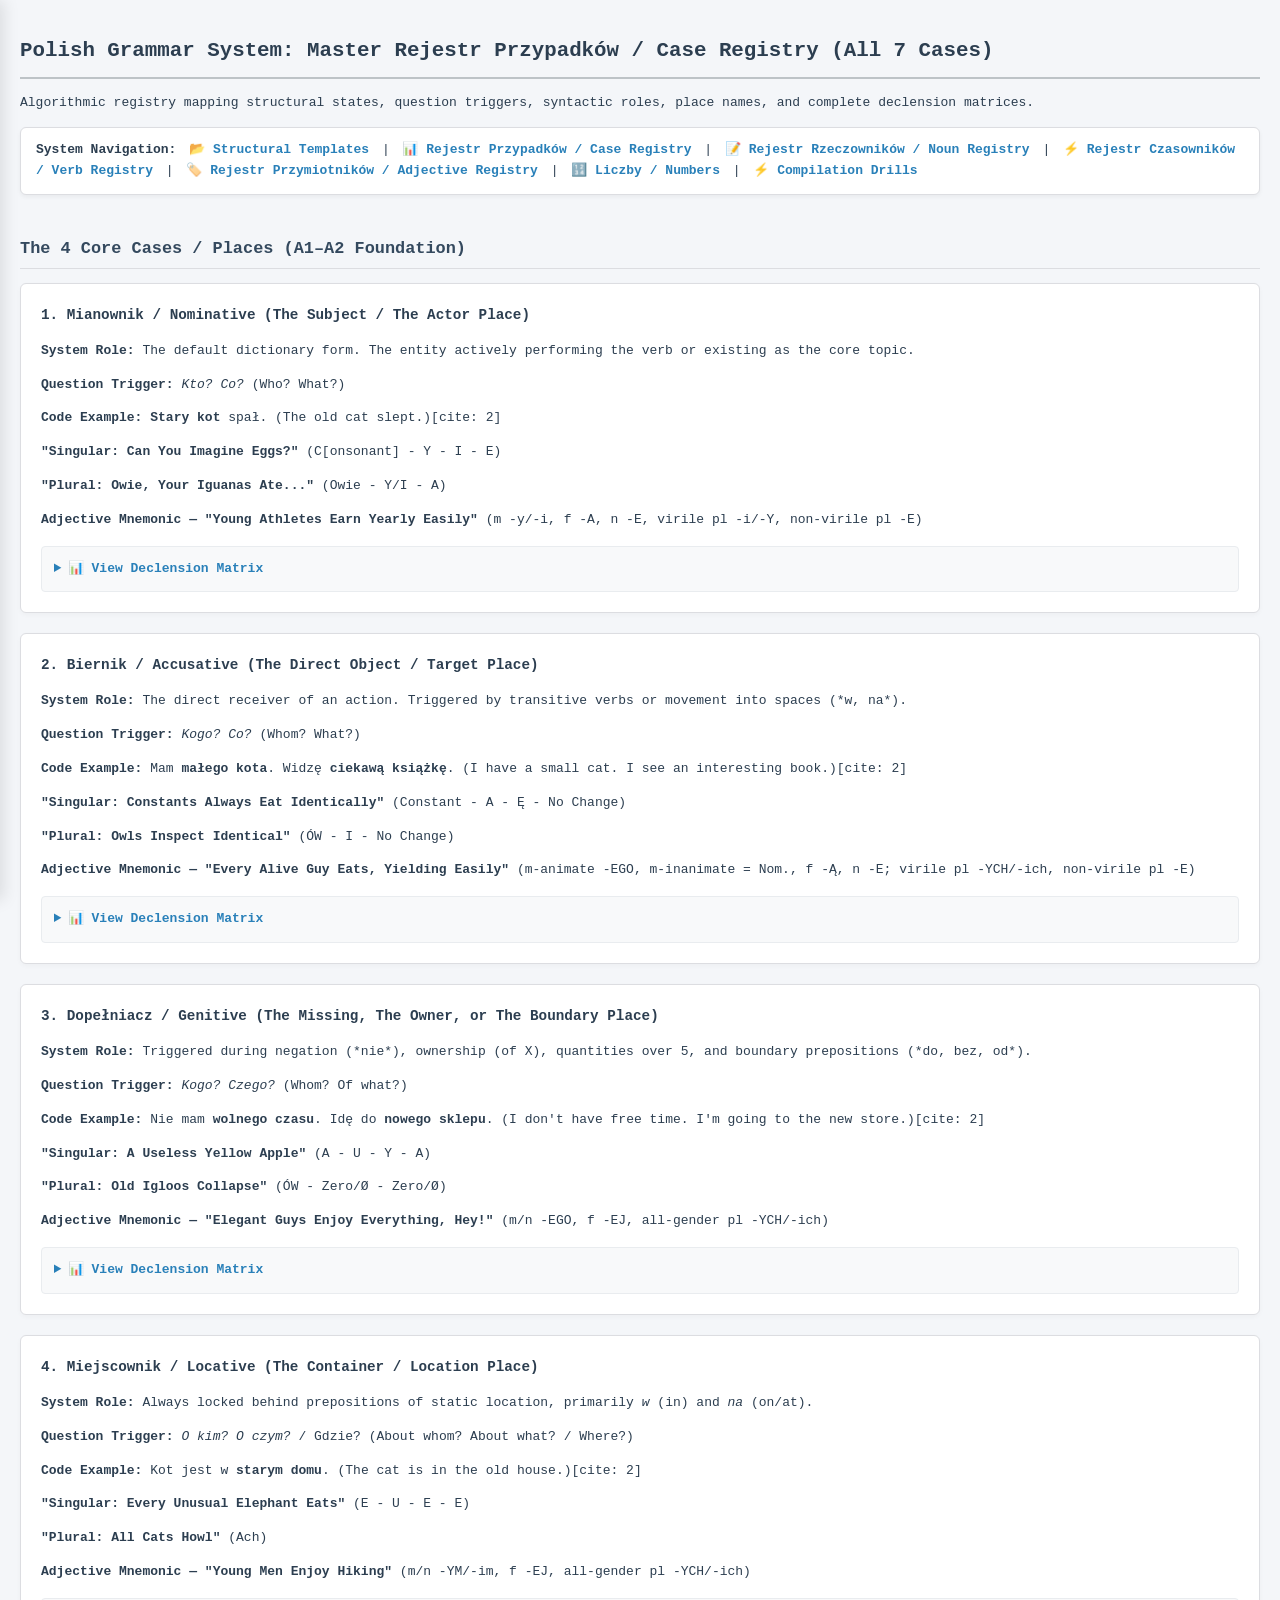
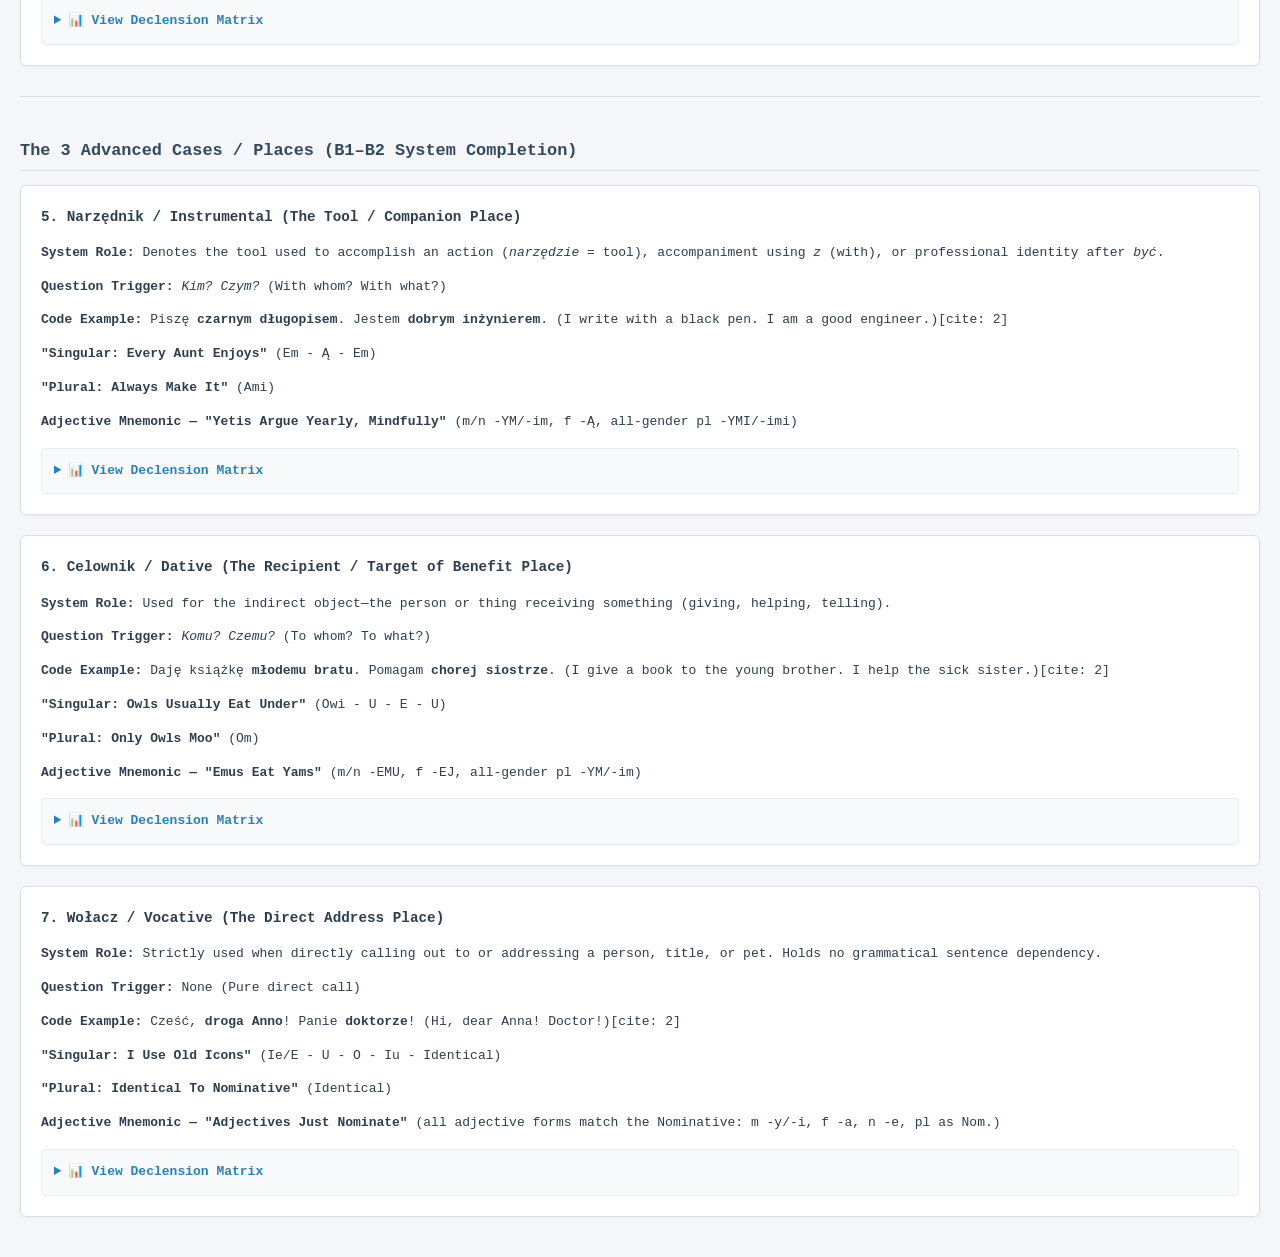
<file: cases.html>
<!DOCTYPE html>
<html lang="en">
<head>
    <meta charset="UTF-8">
    <meta name="viewport" content="width=device-width, initial-scale=1.0">
    <title>Polish Grammar System: Master Rejestr Przypadków / Case Registry</title>
    <link rel="stylesheet" href="global.css">
</head>
<body>

    <h1>Polish Grammar System: Master Rejestr Przypadków / Case Registry (All 7 Cases)</h1>
    <p>Algorithmic registry mapping structural states, question triggers, syntactic roles, place names, and complete declension matrices.</p>
    
<div class="nav">
    <strong>System Navigation:</strong> 
    <a href="index.html">📂 Structural Templates</a> | 
    <a href="cases.html">📊 Rejestr Przypadków / Case Registry</a> |
    <a href="nouns.html">📝 Rejestr Rzeczowników / Noun Registry</a> |
    <a href="verbs.html">⚡ Rejestr Czasowników / Verb Registry</a> |
    <a href="adjectives.html">🏷️ Rejestr Przymiotników / Adjective Registry</a> |
    <a href="numbers.html">🔢 Liczby / Numbers</a> |
    <a href="drill.html">⚡ Compilation Drills</a>
    <button class="nav-hamburger" aria-label="Open navigation menu">
        <span></span><span></span><span></span>
    </button>
</div>
<script src="nav.js"></script>

    <h2>The 4 Core Cases / Places (A1–A2 Foundation)</h2>

    <section id="nominative">
        <h3>1. Mianownik / Nominative (The Subject / The Actor Place)</h3>
        <p><strong>System Role:</strong> The default dictionary form. The entity actively performing the verb or existing as the core topic.</p>
        <p><strong>Question Trigger:</strong> <em>Kto? Co?</em> (Who? What?)</p>
        <p><strong>Code Example:</strong> <strong>Stary kot</strong> spał. (The old cat slept.)[cite: 2]</p>
        <p><strong>"Singular: Can You Imagine Eggs?"</strong>  (C[onsonant] - Y - I - E)</p>
        <p><strong>"Plural: Owie, Your Iguanas Ate..."</strong> (Owie - Y/I - A)</p>
        <p><strong>Adjective Mnemonic — "Young Athletes Earn Yearly Easily"</strong> (m -y/-i, f -A, n -E, virile pl -i/-Y, non-virile pl -E)</p>
        
        <details>
            <summary>📊 View Declension Matrix</summary>
            
            <h4>Rejestr Przymiotników / Adjective Paradigm (Nominative)</h4>
            <table>
                <thead>
                    <tr>
                        <th>Gender / Number (Rodzaj / Liczba)</th>
                        <th>Adjective Ending (Końcówka)</th>
                        <th>Example (Przykład)</th>
                    </tr>
                </thead>
                <tbody>
                    <tr><td>Rodzaj Męski (Singular)</td><td>-y / -i</td><td>stary / drogi</td></tr>
                    <tr><td>Rodzaj Żeński (Singular)</td><td>-a</td><td>stara / droga</td></tr>
                    <tr><td>Rodzaj Nijaki (Singular)</td><td>-e</td><td>stare / drogie</td></tr>
                    <tr><td>Liczba Mnoga (Męskoosobowy / Virile)</td><td>-i / -y</td><td>starsi / drodzy</td></tr>
                    <tr><td>Liczba Mnoga (Niemęskoosobowy / Non-virile)</td><td>-e</td><td>stare / drogie</td></tr>
                </tbody>
            </table>

            <h4>Singular / Liczba Pojedyncza (Nouns)</h4>
            <table>
                <thead>
                    <tr>
                        <th>Noun / Place Type (Rodzaj)</th>
                        <th>Ending (Końcówka)</th>
                        <th>Example with Adjective (Przykład)</th>
                    </tr>
                </thead>
                <tbody>
                    <tr><td>Rodzaj Męski Nieżywotny / Masculine Inanimate</td><td>Consonant</td><td>stary dom</td></tr>
                    <tr><td>Rodzaj Męski Żywotny / Masculine Animate</td><td>Consonant</td><td>mały kot</td></tr>
                    <tr><td>Rodzaj Męski Osobowy / Masculine Personal</td><td>Consonant</td><td>młody student</td></tr>
                    <tr><td>Rodzaj Żeński / Feminine</td><td>-a / -i</td><td>ciekawa książka / miła pani</td></tr>
                    <tr><td>Rodzaj Nijaki / Neuter</td><td>-o / -e / -um</td><td>nowe okno / dobre serce</td></tr>
                </tbody>
            </table>

            <h4>Plural / Liczba Mnoga (Nouns)</h4>
            <table>
                <thead>
                    <tr>
                        <th>Noun / Place Type (Rodzaj)</th>
                        <th>Base (Baza)</th>
                        <th>Target (Cel)</th>
                        <th>Transformation with Adjective (Transformacja)</th>
                    </tr>
                </thead>
                <tbody>
                    <tr><td>Rodzaj Męski Osobowy / Masculine Personal</td><td>Consonant</td><td>-i / -y / -owie</td><td>młody student &rarr; młodzi studenci</td></tr>
                    <tr><td>Rodzaj Męski Nieżywotny / Masculine Inanimate</td><td>Consonant</td><td>-y / -i</td><td>stary dom &rarr; stare domy</td></tr>
                    <tr><td>Rodzaj Męski Żywotny / Masculine Animate</td><td>Consonant</td><td>-y / -i</td><td>mały kot &rarr; małe koty</td></tr>
                    <tr><td>Rodzaj Żeński / Feminine</td><td>-a</td><td>-y / -i</td><td>ciekawa książka &rarr; ciekawe książki</td></tr>
                    <tr><td>Rodzaj Nijaki / Neuter</td><td>-o / -e</td><td>-a</td><td>nowe okno &rarr; nowe okna</td></tr>
                </tbody>
            </table>
        </details>
    </section>

    <section id="accusative">
        <h3>2. Biernik / Accusative (The Direct Object / Target Place)</h3>
        <p><strong>System Role:</strong> The direct receiver of an action. Triggered by transitive verbs or movement into spaces (*w, na*).</p>
        <p><strong>Question Trigger:</strong> <em>Kogo? Co?</em> (Whom? What?)</p>
        <p><strong>Code Example:</strong> Mam <strong>małego kota</strong>. Widzę <strong>ciekawą książkę</strong>. (I have a small cat. I see an interesting book.)[cite: 2]</p>
        <p><strong>"Singular: Constants Always Eat Identically"</strong> (Constant - A - Ę - No Change)</p>
        <p><strong>"Plural: Owls Inspect Identical"</strong> (ÓW - I - No Change)</p>
        <p><strong>Adjective Mnemonic — "Every Alive Guy Eats, Yielding Easily"</strong> (m-animate -EGO, m-inanimate = Nom., f -Ą, n -E; virile pl -YCH/-ich, non-virile pl -E)</p>

        <details>
            <summary>📊 View Declension Matrix</summary>

            <h4>Rejestr Przymiotników / Adjective Paradigm (Accusative)</h4>
            <table>
                <thead>
                    <tr>
                        <th>Gender / Number (Rodzaj / Liczba)</th>
                        <th>Adjective Ending (Końcówka)</th>
                        <th>Example (Przykład)</th>
                    </tr>
                </thead>
                <tbody>
                    <tr><td>Rodzaj Męski Żywotny (Singular)</td><td>-ego</td><td>starego / drogiego</td></tr>
                    <tr><td>Rodzaj Męski Nieżywotny (Singular)</td><td>-y / -i (same as Nom.)</td><td>stary / drogi</td></tr>
                    <tr><td>Rodzaj Żeński (Singular)</td><td>-ą</td><td>starą / drogą</td></tr>
                    <tr><td>Rodzaj Nijaki (Singular)</td><td>-e</td><td>stare / drogie</td></tr>
                    <tr><td>Liczba Mnoga (Męskoosobowy / Virile)</td><td>-ych / -ich</td><td>starych / drogich</td></tr>
                    <tr><td>Liczba Mnoga (Niemęskoosobowy / Non-virile)</td><td>-e / -ie (same as Nom.)</td><td>stare / drogie</td></tr>
                </tbody>
            </table>

            <h4>Singular / Liczba Pojedyncza (Nouns)</h4>
            <table>
                <thead>
                    <tr>
                        <th>Noun / Place Type (Rodzaj)</th>
                        <th>Base (Baza)</th>
                        <th>Target (Cel)</th>
                        <th>Transformation with Adjective (Transformacja)</th>
                    </tr>
                </thead>
                <tbody>
                    <tr><td>Rodzaj Męski Nieżywotny / Masculine Inanimate</td><td>Consonant</td><td>No change (Consonant)</td><td>stary dom &rarr; stary dom</td></tr>
                    <tr><td>Rodzaj Męski Żywotny / Masculine Animate</td><td>Consonant</td><td>+ -a</td><td>mały kot &rarr; małego kota</td></tr>
                    <tr><td>Rodzaj Męski Osobowy / Masculine Personal</td><td>Consonant</td><td>+ -a</td><td>młody student &rarr; młodego studenta</td></tr>
                    <tr><td>Rodzaj Żeński / Feminine (-a)</td><td>-a</td><td>-ę</td><td>ciekawa książka &rarr; ciekawą książkę</td></tr>
                    <tr><td>Rodzaj Żeński / Feminine (Consonant)</td><td>Consonant</td><td>No change (Consonant)</td><td>stara noc &rarr; starą noc (or analogous adjective shift)</td></tr>
                    <tr><td>Rodzaj Nijaki / Neuter</td><td>-o / -e</td><td>No change (-o / -e)</td><td>nowe okno &rarr; nowe okno</td></tr>
                </tbody>
            </table>

            <h4>Plural / Liczba Mnoga (Nouns)</h4>
            <table>
                <thead>
                    <tr>
                        <th>Noun / Place Type (Rodzaj)</th>
                        <th>Base (Baza)</th>
                        <th>Target (Cel)</th>
                        <th>Transformation with Adjective (Transformacja)</th>
                    </tr>
                </thead>
                <tbody>
                    <tr><td>Rodzaj Męski Osobowy / Masculine Personal</td><td>Consonant</td><td>-ów / -i / -y</td><td>młodzi studenci &rarr; młodych studentów</td></tr>
                    <tr><td>Rodzaj Męski Nieżywotny / Masculine Inanimate</td><td>Nom. Plural (-y / -i)</td><td>-y / -i</td><td>stare domy &rarr; stare domy</td></tr>
                    <tr><td>Rodzaj Męski Żywotny / Masculine Animate</td><td>Nom. Plural (-y / -i)</td><td>-y / -i</td><td>małe koty &rarr; małe koty</td></tr>
                    <tr><td>Rodzaj Żeński / Feminine</td><td>Nom. Plural (-y / -i)</td><td>-y / -i</td><td>ciekawe książki &rarr; ciekawe książki</td></tr>
                    <tr><td>Rodzaj Nijaki / Neuter</td><td>Nom. Plural (-a)</td><td>-a</td><td>nowe okna &rarr; nowe okna</td></tr>
                </tbody>
            </table>
        </details>
    </section>

    <section id="genitive">
        <h3>3. Dopełniacz / Genitive (The Missing, The Owner, or The Boundary Place)</h3>
        <p><strong>System Role:</strong> Triggered during negation (*nie*), ownership (of X), quantities over 5, and boundary prepositions (*do, bez, od*).</p>
        <p><strong>Question Trigger:</strong> <em>Kogo? Czego?</em> (Whom? Of what?)</p>
        <p><strong>Code Example:</strong> Nie mam <strong>wolnego czasu</strong>. Idę do <strong>nowego sklepu</strong>. (I don't have free time. I'm going to the new store.)[cite: 2]</p>
        <p><strong>"Singular: A Useless Yellow Apple"</strong> (A - U - Y - A)</p>
        <p><strong>"Plural: Old Igloos Collapse"</strong> (ÓW - Zero/Ø - Zero/Ø)</p>
        <p><strong>Adjective Mnemonic — "Elegant Guys Enjoy Everything, Hey!"</strong> (m/n -EGO, f -EJ, all-gender pl -YCH/-ich)</p>

        <details>
            <summary>📊 View Declension Matrix</summary>

            <h4>Rejestr Przymiotników / Adjective Paradigm (Genitive)</h4>
            <table>
                <thead>
                    <tr>
                        <th>Gender / Number (Rodzaj / Liczba)</th>
                        <th>Adjective Ending (Końcówka)</th>
                        <th>Example (Przykład)</th>
                    </tr>
                </thead>
                <tbody>
                    <tr><td>Rodzaj Męski / Nijaki (Singular)</td><td>-ego</td><td>starego / nowego</td></tr>
                    <tr><td>Rodzaj Żeński (Singular)</td><td>-ej</td><td>starej / drogiej</td></tr>
                    <tr><td>Liczba Mnoga (Wszystkie Rodzaje / All Genders)</td><td>-ych / -ich</td><td>starych / drogich</td></tr>
                </tbody>
            </table>

            <h4>Singular / Liczba Pojedyncza (Nouns)</h4>
            <table>
                <thead>
                    <tr>
                        <th>Noun / Place Type (Rodzaj)</th>
                        <th>Base (Baza)</th>
                        <th>Target (Cel)</th>
                        <th>Transformation with Adjective (Transformacja)</th>
                    </tr>
                </thead>
                <tbody>
                    <tr><td>Rodzaj Męski Żywotny i Osobowy / Masculine Animate & Personal</td><td>Consonant</td><td>+ -a</td><td>młody student &rarr; młodego studenta</td></tr>
                    <tr><td>Rodzaj Męski Nieżywotny / Masculine Inanimate</td><td>Consonant</td><td>+ -a / + -u</td><td>nowy sklep &rarr; nowego sklepu</td></tr>
                    <tr><td>Rodzaj Żeński / Feminine</td><td>-a</td><td>-y / -i</td><td>czarna kawa &rarr; czarnej kawy</td></tr>
                    <tr><td>Rodzaj Nijaki / Neuter</td><td>-o / -e</td><td>-a</td><td>nowe okno &rarr; nowego okna</td></tr>
                </tbody>
            </table>

            <h4>Plural / Liczba Mnoga (Nouns)</h4>
            <table>
                <thead>
                    <tr>
                        <th>Noun / Place Type (Rodzaj)</th>
                        <th>Base (Baza)</th>
                        <th>Target (Cel)</th>
                        <th>Transformation with Adjective (Transformacja)</th>
                    </tr>
                </thead>
                <tbody>
                    <tr><td>Rodzaj Męski / Masculine (All)</td><td>Consonant</td><td>-ów / -i / -y</td><td>nowy sklep &rarr; nowych sklepów</td></tr>
                    <tr><td>Rodzaj Żeński / Feminine</td><td>-a</td><td>Drop vowel (Ø)</td><td>ciekawa książka &rarr; ciekawych książek</td></tr>
                    <tr><td>Rodzaj Nijaki / Neuter</td><td>-o / -e</td><td>Drop vowel (Ø)</td><td>nowe okno &rarr; nowych okien</td></tr>
                </tbody>
            </table>
        </details>
    </section>

    <section id="locative">
        <h3>4. Miejscownik / Locative (The Container / Location Place)</h3>
        <p><strong>System Role:</strong> Always locked behind prepositions of static location, primarily <em>w</em> (in) and <em>na</em> (on/at).</p>
        <p><strong>Question Trigger:</strong> <em>O kim? O czym?</em> / Gdzie? (About whom? About what? / Where?)</p>
        <p><strong>Code Example:</strong> Kot jest w <strong>starym domu</strong>. (The cat is in the old house.)[cite: 2]</p>
        <p><strong>"Singular: Every Unusual Elephant Eats"</strong> (E - U - E - E)</p>
        <p><strong>"Plural: All Cats Howl"</strong> (Ach)</p>
        <p><strong>Adjective Mnemonic — "Young Men Enjoy Hiking"</strong> (m/n -YM/-im, f -EJ, all-gender pl -YCH/-ich)</p>

        <details>
            <summary>📊 View Declension Matrix</summary>

            <h4>Rejestr Przymiotników / Adjective Paradigm (Locative)</h4>
            <table>
                <thead>
                    <tr>
                        <th>Gender / Number (Rodzaj / Liczba)</th>
                        <th>Adjective Ending (Końcówka)</th>
                        <th>Example (Przykład)</th>
                    </tr>
                </thead>
                <tbody>
                    <tr><td>Rodzaj Męski / Nijaki (Singular)</td><td>-ym / -im</td><td>starym / drogim</td></tr>
                    <tr><td>Rodzaj Żeński (Singular)</td><td>-ej</td><td>starej / drogiej</td></tr>
                    <tr><td>Liczba Mnoga (Wszystkie Rodzaje / All Genders)</td><td>-ych / -ich</td><td>starych / drogich</td></tr>
                </tbody>
            </table>

            <h4>Singular / Liczba Pojedyncza (Nouns)</h4>
            <table>
                <thead>
                    <tr>
                        <th>Noun / Place Type (Rodzaj)</th>
                        <th>Base (Baza)</th>
                        <th>Target (Cel)</th>
                        <th>Transformation with Adjective (Transformacja)</th>
                    </tr>
                </thead>
                <tbody>
                    <tr><td>Rodzaj Męski (Hard Consonant) / Masculine Hard Consonant</td><td>Consonant</td><td>-ie / -e</td><td>stary dom &rarr; starym domu</td></tr>
                    <tr><td>Rodzaj Męski (Soft / k, g, ch) / Masculine Soft / k, g, ch</td><td>Consonant</td><td>-u</td><td>duży park &rarr; dużym parku</td></tr>
                    <tr><td>Rodzaj Żeński / Feminine</td><td>-a</td><td>-e / -ie / -y / -i</td><td>piękna Polska &rarr; pięknej Polsce</td></tr>
                    <tr><td>Rodzaj Nijaki / Neuter</td><td>-o / -e</td><td>-e / -u</td><td>nowe okno &rarr; nowym oknie</td></tr>
                </tbody>
            </table>

            <h4>Plural / Liczba Mnoga (Nouns)</h4>
            <table>
                <thead>
                    <tr>
                        <th>Noun / Place Type (Rodzaj)</th>
                        <th>Base (Baza)</th>
                        <th>Target (Cel)</th>
                        <th>Transformation with Adjective (Transformacja)</th>
                    </tr>
                </thead>
                <tbody>
                    <tr><td>Wszystkie Rodzaje / All Genders</td><td>Any</td><td>-ach</td><td>stary dom &rarr; starych domach</td></tr>
                </tbody>
            </table>
        </details>
    </section>

    <hr>

    <h2>The 3 Advanced Cases / Places (B1–B2 System Completion)</h2>

    <section id="instrumental">
        <h3>5. Narzędnik / Instrumental (The Tool / Companion Place)</h3>
        <p><strong>System Role:</strong> Denotes the tool used to accomplish an action (<em>narzędzie</em> = tool), accompaniment using <em>z</em> (with), or professional identity after <em>być</em>.</p>
        <p><strong>Question Trigger:</strong> <em>Kim? Czym?</em> (With whom? With what?)</p>
        <p><strong>Code Example:</strong> Piszę <strong>czarnym długopisem</strong>. Jestem <strong>dobrym inżynierem</strong>. (I write with a black pen. I am a good engineer.)[cite: 2]</p>
        <p><strong>"Singular: Every Aunt Enjoys"</strong> (Em - Ą - Em)</p>
        <p><strong>"Plural: Always Make It"</strong> (Ami)</p>
        <p><strong>Adjective Mnemonic — "Yetis Argue Yearly, Mindfully"</strong> (m/n -YM/-im, f -Ą, all-gender pl -YMI/-imi)</p>

        <details>
            <summary>📊 View Declension Matrix</summary>

            <h4>Rejestr Przymiotników / Adjective Paradigm (Instrumental)</h4>
            <table>
                <thead>
                    <tr>
                        <th>Gender / Number (Rodzaj / Liczba)</th>
                        <th>Adjective Ending (Końcówka)</th>
                        <th>Example (Przykład)</th>
                    </tr>
                </thead>
                <tbody>
                    <tr><td>Rodzaj Męski / Nijaki (Singular)</td><td>-ym / -im</td><td>czarnym / dobrym</td></tr>
                    <tr><td>Rodzaj Żeński (Singular)</td><td>-ą</td><td>czarną / dobrą</td></tr>
                    <tr><td>Liczba Mnoga (Wszystkie Rodzaje / All Genders)</td><td>-ymi / -imi</td><td>czarnymi / dobrymi</td></tr>
                </tbody>
            </table>

            <h4>Singular / Liczba Pojedyncza (Nouns)</h4>
            <table>
                <thead>
                    <tr>
                        <th>Noun / Place Type (Rodzaj)</th>
                        <th>Base (Baza)</th>
                        <th>Target (Cel)</th>
                        <th>Transformation with Adjective (Transformacja)</th>
                    </tr>
                </thead>
                <tbody>
                    <tr><td>Rodzaj Męski / Masculine (All)</td><td>Consonant</td><td>-em / -iem</td><td>czarny długopis &rarr; czarnym długopisem</td></tr>
                    <tr><td>Rodzaj Żeński / Feminine</td><td>-a</td><td>-ą</td><td>miła kobieta &rarr; miłą kobietą</td></tr>
                    <tr><td>Rodzaj Nijaki / Neuter</td><td>-o / -e</td><td>-em / -iem</td><td>nowe okno &rarr; nowym oknem</td></tr>
                </tbody>
            </table>

            <h4>Plural / Liczba Mnoga (Nouns)</h4>
            <table>
                <thead>
                    <tr>
                        <th>Noun / Place Type (Rodzaj)</th>
                        <th>Base (Baza)</th>
                        <th>Target (Cel)</th>
                        <th>Transformation with Adjective (Transformacja)</th>
                    </tr>
                </thead>
                <tbody>
                    <tr><td>Wszystkie Rodzaje / All Genders</td><td>Any</td><td>-ami</td><td>czarny długopis &rarr; czarnymi długopisami</td></tr>
                </tbody>
            </table>
        </details>
    </section>

    <section id="dative">
        <h3>6. Celownik / Dative (The Recipient / Target of Benefit Place)</h3>
        <p><strong>System Role:</strong> Used for the indirect object—the person or thing receiving something (giving, helping, telling).</p>
        <p><strong>Question Trigger:</strong> <em>Komu? Czemu?</em> (To whom? To what?)</p>
        <p><strong>Code Example:</strong> Daję książkę <strong>młodemu bratu</strong>. Pomagam <strong>chorej siostrze</strong>. (I give a book to the young brother. I help the sick sister.)[cite: 2]</p>
        <p><strong>"Singular: Owls Usually Eat Under"</strong> (Owi - U - E - U)</p>
        <p><strong>"Plural: Only Owls Moo"</strong> (Om)</p>
        <p><strong>Adjective Mnemonic — "Emus Eat Yams"</strong> (m/n -EMU, f -EJ, all-gender pl -YM/-im)</p>

        <details>
            <summary>📊 View Declension Matrix</summary>

            <h4>Rejestr Przymiotników / Adjective Paradigm (Dative)</h4>
            <table>
                <thead>
                    <tr>
                        <th>Gender / Number (Rodzaj / Liczba)</th>
                        <th>Adjective Ending (Końcówka)</th>
                        <th>Example (Przykład)</th>
                    </tr>
                </thead>
                <tbody>
                    <tr><td>Rodzaj Męski / Nijaki (Singular)</td><td>-emu</td><td>młodemu / choremu</td></tr>
                    <tr><td>Rodzaj Żeński (Singular)</td><td>-ej</td><td>młodej / chorej</td></tr>
                    <tr><td>Liczba Mnoga (Wszystkie Rodzaje / All Genders)</td><td>-ym / -im</td><td>młodszym / chorym</td></tr>
                </tbody>
            </table>

            <h4>Singular / Liczba Pojedyncza (Nouns)</h4>
            <table>
                <thead>
                    <tr>
                        <th>Noun / Place Type (Rodzaj)</th>
                        <th>Base (Baza)</th>
                        <th>Target (Cel)</th>
                        <th>Transformation with Adjective (Transformacja)</th>
                    </tr>
                </thead>
                <tbody>
                    <tr><td>Rodzaj Męski (Most) / Masculine (Most)</td><td>Consonant</td><td>-owi</td><td>młody student &rarr; młodemu studentowi</td></tr>
                    <tr><td>Rodzaj Męski (Short/Special) / Masculine Short/Special</td><td>Consonant</td><td>-u</td><td>młody brat &rarr; młodemu bratu</td></tr>
                    <tr><td>Rodzaj Żeński / Feminine</td><td>-a</td><td>-e / -i / -y</td><td>młoda siostra &rarr; młodej siostrze</td></tr>
                    <tr><td>Rodzaj Nijaki / Neuter</td><td>-o / -e</td><td>-u</td><td>małe dziecko &rarr; małem(u) dziecku</td></tr>
                </tbody>
            </table>

            <h4>Plural / Liczba Mnoga (Nouns)</h4>
            <table>
                <thead>
                    <tr>
                        <th>Noun / Place Type (Rodzaj)</th>
                        <th>Base (Baza)</th>
                        <th>Target (Cel)</th>
                        <th>Transformation with Adjective (Transformacja)</th>
                    </tr>
                </thead>
                <tbody>
                    <tr><td>Wszystkie Rodzaje / All Genders</td><td>Any</td><td>-om</td><td>młody brat &rarr; młodym braciom</td></tr>
                </tbody>
            </table>
        </details>
    </section>

    <section id="vocative">
        <h3>7. Wołacz / Vocative (The Direct Address Place)</h3>
        <p><strong>System Role:</strong> Strictly used when directly calling out to or addressing a person, title, or pet. Holds no grammatical sentence dependency.</p>
        <p><strong>Question Trigger:</strong> None (Pure direct call)</p>
        <p><strong>Code Example:</strong> Cześć, <strong>droga Anno</strong>! Panie <strong>doktorze</strong>! (Hi, dear Anna! Doctor!)[cite: 2]</p>
        <p><strong>"Singular: I Use Old Icons"</strong> (Ie/E - U - O - Iu - Identical)</p>
        <p><strong>"Plural: Identical To Nominative"</strong> (Identical)</p>
        <p><strong>Adjective Mnemonic — "Adjectives Just Nominate"</strong> (all adjective forms match the Nominative: m -y/-i, f -a, n -e, pl as Nom.)</p>

        <details>
            <summary>📊 View Declension Matrix</summary>

            <h4>Rejestr Przymiotników / Adjective Paradigm (Vocative)</h4>
            <table>
                <thead>
                    <tr>
                        <th>Gender / Number (Rodzaj / Liczba)</th>
                        <th>Adjective Ending (Końcówka)</th>
                        <th>Example (Przykład)</th>
                    </tr>
                </thead>
                <tbody>
                    <tr><td>Rodzaj Męski (Singular)</td><td>-y / -i (matches Nom.)</td><td>drogi / mały</td></tr>
                    <tr><td>Rodzaj Żeński (Singular)</td><td>-a (matches Nom.)</td><td>droga / miła</td></tr>
                    <tr><td>Rodzaj Nijaki (Singular)</td><td>-e (matches Nom.)</td><td>małe / dobre</td></tr>
                    <tr><td>Liczba Mnoga (Wszystkie Rodzaje / All Genders)</td><td>Matches Nominative Plural</td><td>drodzy / stare</td></tr>
                </tbody>
            </table>

            <h4>Singular / Liczba Pojedyncza (Nouns)</h4>
            <table>
                <thead>
                    <tr>
                        <th>Noun / Place Type (Rodzaj)</th>
                        <th>Base (Baza)</th>
                        <th>Target (Cel)</th>
                        <th>Transformation with Adjective (Transformacja)</th>
                    </tr>
                </thead>
                <tbody>
                    <tr><td>Rodzaj Męski (Hard Consonant) / Masculine Hard Consonant</td><td>Consonant</td><td>-ie / -e</td><td>drogi doktor &rarr; drogi doktorze</td></tr>
                    <tr><td>Rodzaj Męski (Soft / k, g, ch) / Masculine Soft / k, g, ch</td><td>Consonant</td><td>-u</td><td>mały kot &rarr; mały kocie</td></tr>
                    <tr><td>Rodzaj Żeński (-a) / Feminine (-a)</td><td>-a</td><td>-o</td><td>droga Anna &rarr; droga Anno</td></tr>
                    <tr><td>Rodzaj Żeński (Diminutive -ia) / Feminine Diminutive (-ia)</td><td>-ia</td><td>-iu</td><td>miła Basia &rarr; miła Basiu</td></tr>
                    <tr><td>Rodzaj Nijaki / Neuter</td><td>-o / -e</td><td>No change (-o / -e)</td><td>małe dziecko &rarr; małe dziecko</td></tr>
                </tbody>
            </table>

            <h4>Plural / Liczba Mnoga (Nouns)</h4>
            <table>
                <thead>
                    <tr>
                        <th>Noun / Place Type (Rodzaj)</th>
                        <th>Base (Baza)</th>
                        <th>Target (Cel)</th>
                        <th>Transformation with Adjective (Transformacja)</th>
                    </tr>
                </thead>
                <tbody>
                    <tr><td>Wszystkie Rodzaje / All Genders</td><td>Nom. Plural Form</td><td>-i / -y / -owie / -a</td><td>drogi doktorze &rarr; drrodzy doktorzy</td></tr>
                </tbody>
            </table>
        </details>
    </section>

</body>
</html>
</file>
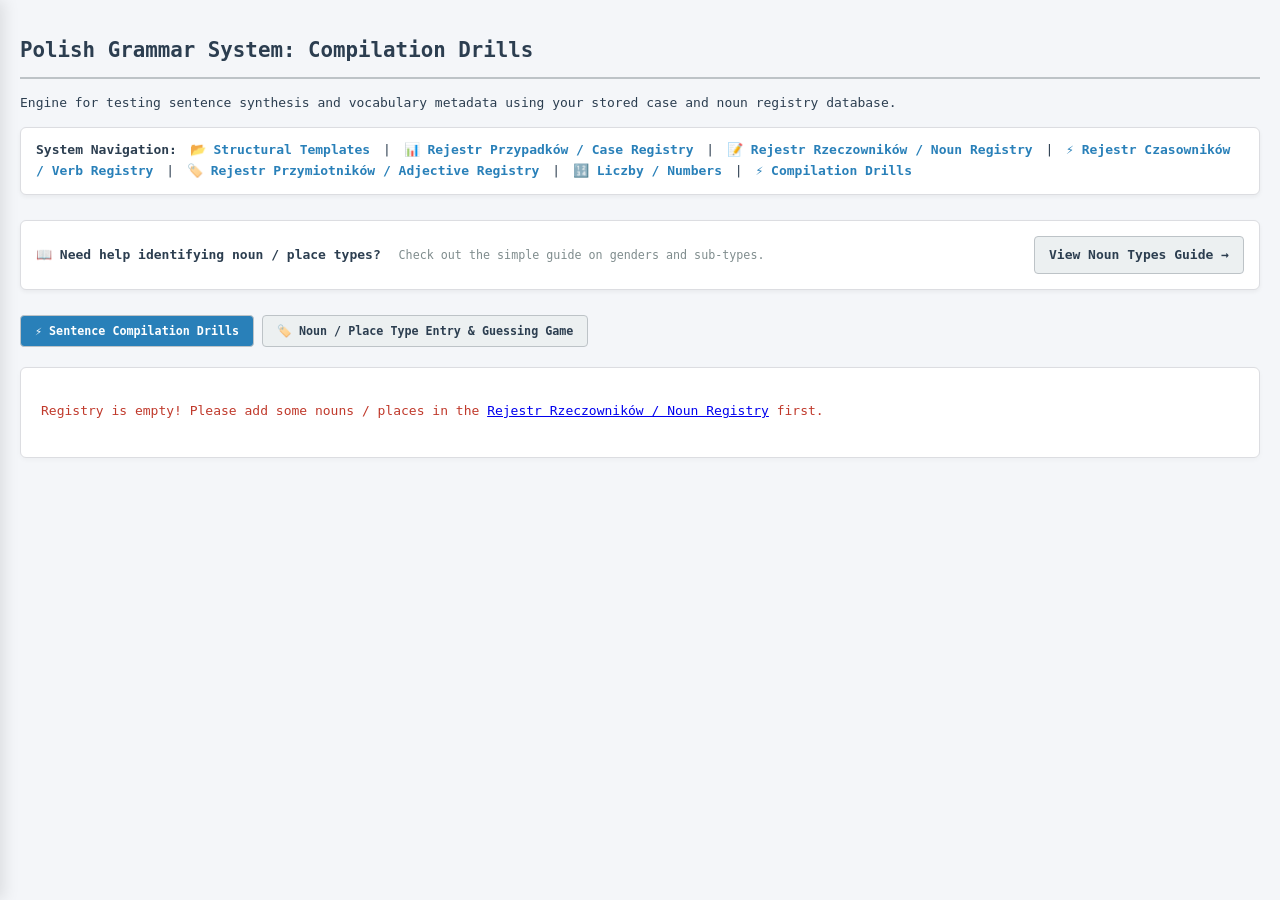
<file: drill.html>
<!DOCTYPE html>
<html lang="en">
<head>
    <meta charset="UTF-8">
    <meta name="viewport" content="width=device-width, initial-scale=1.0">
    <title>Polish Grammar System: Compilation Drills</title>
    <link rel="stylesheet" href="global.css">
</head>
<body>

    <h1>Polish Grammar System: Compilation Drills</h1>
    <p>Engine for testing sentence synthesis and vocabulary metadata using your stored case and noun registry database.</p>
    
<div class="nav">
    <strong>System Navigation:</strong> 
    <a href="index.html">📂 Structural Templates</a> | 
    <a href="cases.html">📊 Rejestr Przypadków / Case Registry</a> |
    <a href="nouns.html">📝 Rejestr Rzeczowników / Noun Registry</a> |
    <a href="verbs.html">⚡ Rejestr Czasowników / Verb Registry</a> |
    <a href="adjectives.html">🏷️ Rejestr Przymiotników / Adjective Registry</a> |
    <a href="numbers.html">🔢 Liczby / Numbers</a> |
    <a href="drill.html">⚡ Compilation Drills</a>
    <button class="nav-hamburger" aria-label="Open navigation menu">
        <span></span><span></span><span></span>
    </button>
</div>
<script src="nav.js"></script>

    <div class="link-box">
        <div>
            <strong>📖 Need help identifying noun / place types?</strong> 
            <span style="color: #7f8c8d; font-size: 0.9em; margin-left: 10px;">Check out the simple guide on genders and sub-types.</span>
        </div>
        <a href="noun-types.html" style="background: #ecf0f1; border: 1px solid #bdc3c7; padding: 8px 14px; text-decoration: none; color: #2c3e50; font-weight: bold; border-radius: 4px;">View Noun Types Guide &rarr;</a>
    </div>

    <div class="mode-selector">
        <button onclick="switchMode('sentence')" id="btnSentenceMode" style="background: #2980b9; color: #fff;">⚡ Sentence Compilation Drills</button>
        <button onclick="switchMode('nounType')" id="btnNounTypeMode">🏷️ Noun / Place Type Entry & Guessing Game</button>
    </div>

    <!-- Sentence Drill Container -->
    <div class="drill-box" id="sentenceDrillContainer">
        <div id="setupState">
            <p>Loading database from localStorage...</p>
        </div>
        <div id="activeState" style="display:none;">
            <div class="prompt" id="drillPrompt"></div>
            <input type="text" id="userInput" placeholder="Type full sentence or declined word..." onkeypress="checkEnterSentence(event)">
            <button onclick="verifyAnswer()">Compile & Check</button>
            <div class="feedback" id="feedbackArea"></div>
        </div>
        <div style="margin-top: 15px;">
            <button onclick="nextDrill()" id="nextSentenceBtn" style="display:none;">Next Challenge ➔</button>
        </div>
    </div>

    <!-- Noun Type Game Container -->
    <div class="drill-box" id="nounTypeContainer" style="display:none;">
        <div class="input-group">
            <label for="targetCaseSelect">Select Noun / Place Type / Case Field with Endings to Practice:</label>
            <select id="targetCaseSelect" onchange="startNounGameRound()" style="width: 100%;">
                <option value="genS">Dopełniacz / Genitive Singular Ending (-u/-a/-y/-i)</option>
                <option value="datS">Celownik / Dative Singular Ending (-owi/-u/-e)</option>
                <option value="accS">Biernik / Accusative Singular Ending (Identical/-a/-ę)</option>
                <option value="instS">Narzędnik / Instrumental Singular Ending (-em/-ą)</option>
                <option value="locS">Miejscownik / Locative Singular Ending (-ie/-u/-e)</option>
                <option value="vocS">Wołacz / Vocative Singular Ending (-e/-u/-o/-iu)</option>
                <option value="nomP">Mianownik / Nominative Plural Ending (-y/-i/-e/-a)</option>
                <option value="genP">Dopełniacz / Genitive Plural Ending (-ów/-i/-y/Ø)</option>
            </select>
        </div>

        <div id="nounGameArea" style="display:none;">
            <div class="prompt" id="nounPrompt"></div>
            
            <div class="input-group">
                <label>Enter Full Word with Correct Ending:</label>
                <input type="text" id="userDeclinedInput" placeholder="Declined word form with endings...">
            </div>

            <div class="input-group">
                <label>Guess English Meaning:</label>
                <input type="text" id="userEnglishInput" placeholder="English meaning...">
            </div>

            <button onclick="verifyNounGameSubmission()">Verify & Save</button>
            <div class="feedback" id="nounFeedbackArea"></div>
        </div>

        <div id="nounEmptyState" style="display:none;" class="incorrect">
            <p>All words in your registry already have entries filled out for this specific noun / place type/case! Try selecting a different case or add more words in the <a href="nouns.html">Rejestr Rzeczowników / Noun Registry</a>.</p>
        </div>

        <div style="margin-top: 15px;">
            <button onclick="startNounGameRound()" id="nextNounBtn" style="display:none;">Next Word ➔</button>
        </div>
    </div>

    <script>
        let registry = [];
        let currentChallenge = {};
        let currentNounGameTarget = {};

        const templates = [
            { id: 2, name: "Direct Possession (Mam + Biernik / Accusative)", verb: "Mam", caseKey: "accS", prep: "" },
            { id: 4, name: "Location Container (Mieszkam w + Miejscownik / Locative)", verb: "Mieszkam w", caseKey: "locS", prep: "w" },
            { id: 5, name: "Motion Toward (Idę do + Dopełniacz / Genitive)", verb: "Idę do", caseKey: "genS", prep: "do" },
            { id: 7, name: "Negation (Nie mam + Dopełniacz / Genitive)", verb: "Nie mam", caseKey: "genS", prep: "" },
            { id: 10, name: "Instrument (Piszę + Narzędnik / Instrumental)", verb: "Piszę", caseKey: "instS", prep: "" }
        ];

        document.addEventListener("DOMContentLoaded", initSystem);

        function initSystem() {
            registry = JSON.parse(localStorage.getItem("polishRegistry") || "[]");
            initDrill();
            if (registry.length > 0) {
                startNounGameRound();
            }
        }

        function switchMode(mode) {
            const sContainer = document.getElementById("sentenceDrillContainer");
            const nContainer = document.getElementById("nounTypeContainer");
            const sBtn = document.getElementById("btnSentenceMode");
            const nBtn = document.getElementById("btnNounTypeMode");

            if (mode === 'sentence') {
                sContainer.style.display = "block";
                nContainer.style.display = "none";
                sBtn.style.background = "#2980b9"; sBtn.style.color = "#fff";
                nBtn.style.background = "#ecf0f1"; nBtn.style.color = "#2c3e50";
            } else {
                sContainer.style.display = "none";
                nContainer.style.display = "block";
                nBtn.style.background = "#2980b9"; nBtn.style.color = "#fff";
                sBtn.style.background = "#ecf0f1"; sBtn.style.color = "#2c3e50";
                startNounGameRound();
            }
        }

        function initDrill() {
            if (registry.length === 0) {
                document.getElementById("setupState").innerHTML = `
                    <p class="incorrect">Registry is empty! Please add some nouns / places in the <a href="nouns.html">Rejestr Rzeczowników / Noun Registry</a> first.</p>
                `;
                return;
            }

            document.getElementById("setupState").style.display = "none";
            document.getElementById("activeState").style.display = "block";
            document.getElementById("nextSentenceBtn").style.display = "inline-block";
            nextDrill();
        }

        function nextDrill() {
            document.getElementById("feedbackArea").innerHTML = "";
            document.getElementById("userInput").value = "";
            document.getElementById("userInput").disabled = false;

            let validCombos = [];
            registry.forEach((word) => {
                templates.forEach((tmpl) => {
                    if (word[tmpl.caseKey] && word[tmpl.caseKey].trim() !== "") {
                        validCombos.push({ word, tmpl });
                    }
                });
            });

            if (validCombos.length === 0) {
                document.getElementById("drillPrompt").innerHTML = `
                    <span class="incorrect">Registry Warning: None of your stored words have case fields filled out yet! Please update your data in the <a href="nouns.html">Rejestr Rzeczowników / Noun Registry</a>.</span>
                `;
                document.getElementById("userInput").style.display = "none";
                return;
            }

            const selected = validCombos[Math.floor(Math.random() * validCombos.length)];
            const randomWord = selected.word;
            const randomTemplate = selected.tmpl;
            const targetForm = randomWord[randomTemplate.caseKey];

            currentChallenge = {
                word: randomWord,
                template: randomTemplate,
                expectedWord: targetForm,
                expectedFull: `${randomTemplate.verb} ${randomTemplate.prep ? randomTemplate.prep + ' ' : ''}${targetForm}`.trim()
            };

            document.getElementById("drillPrompt").innerHTML = `
                <strong>Template:</strong> ${randomTemplate.name}<br>
                <strong>Base Word / Place:</strong> ${randomWord.base} (${randomWord.gender || 'Unknown Gender'})<br>
                <em>Compile the correct sentence form incorporating grammatical endings.</em>
            `;
        }

        function verifyAnswer() {
            const userVal = document.getElementById("userInput").value.trim().toLowerCase();
            const expected = currentChallenge.expectedFull.toLowerCase();
            const expectedWordOnly = currentChallenge.expectedWord.toLowerCase();
            const feedback = document.getElementById("feedbackArea");

            if (userVal === expected || userVal === expectedWordOnly) {
                feedback.innerHTML = `<span class="correct">✔ Compilation Successful! Output matches registry data and endings.</span>`;
            } else {
                feedback.innerHTML = `<span class="incorrect">✘ Compilation Error.<br>Expected: <strong>${currentChallenge.expectedFull}</strong></span>`;
            }
            document.getElementById("userInput").disabled = true;
        }

        function checkEnterSentence(e) {
            if (e.key === "Enter") {
                verifyAnswer();
            }
        }

        function startNounGameRound() {
            document.getElementById("nounFeedbackArea").innerHTML = "";
            document.getElementById("userDeclinedInput").value = "";
            document.getElementById("userEnglishInput").value = "";
            document.getElementById("userDeclinedInput").disabled = false;
            document.getElementById("userEnglishInput").disabled = false;

            registry = JSON.parse(localStorage.getItem("polishRegistry") || "[]");
            const selectedCaseKey = document.getElementById("targetCaseSelect").value;

            let unfilledWords = registry.filter(w => !w[selectedCaseKey] || w[selectedCaseKey].trim() === "");

            if (unfilledWords.length === 0) {
                document.getElementById("nounGameArea").style.display = "none";
                document.getElementById("nounEmptyState").style.display = "block";
                document.getElementById("nextNounBtn").style.display = "none";
                return;
            }

            document.getElementById("nounEmptyState").style.display = "none";
            document.getElementById("nounGameArea").style.display = "block";
            document.getElementById("nextNounBtn").style.display = "inline-block";

            const randomIndex = Math.floor(Math.random() * unfilledWords.length);
            const targetWordObj = unfilledWords[randomIndex];
            const realIndex = registry.findIndex(w => w.base === targetWordObj.base);

            currentNounGameTarget = {
                registryIndex: realIndex,
                wordObj: targetWordObj,
                caseKey: selectedCaseKey
            };

            document.getElementById("nounPrompt").innerHTML = `
                Base Word / Place: <strong style="font-size: 1.2em; color: #2980b9;">${targetWordObj.base}</strong><br>
                Gender / Rodzaj: <em>${targetWordObj.gender || 'Not specified'}</em><br>
                Target Type / Case Ending Field: <strong>${selectedCaseKey.toUpperCase()}</strong>
            `;
        }

        function verifyNounGameSubmission() {
            const userDeclinedVal = document.getElementById("userDeclinedInput").value.trim().toLowerCase();
            const userEnglishVal = document.getElementById("userEnglishInput").value.trim().toLowerCase();
            const feedback = document.getElementById("nounFeedbackArea");

            if (!userDeclinedVal || !userEnglishVal) {
                alert("Please fill in both inputs before verifying.");
                return;
            }

            const wordObj = currentNounGameTarget.wordObj;
            const expectedEnglish = (wordObj.english || "").trim().toLowerCase();

            if (expectedEnglish && userEnglishVal !== expectedEnglish) {
                feedback.innerHTML = `<span class="incorrect">✘ Error: Incorrect English meaning! Expected: "<strong>${wordObj.english}</strong>". Process stopped.</span>`;
                return;
            }

            registry[currentNounGameTarget.registryIndex][currentNounGameTarget.caseKey] = userDeclinedVal;
            if (!registry[currentNounGameTarget.registryIndex].english) {
                registry[currentNounGameTarget.registryIndex].english = userEnglishVal;
            }
            
            localStorage.setItem("polishRegistry", JSON.stringify(registry));

            feedback.innerHTML = `<span class="correct">✔ Success! Declined form with grammatical endings and English meaning verified and saved to localStorage registry.</span>`;
            document.getElementById("userDeclinedInput").disabled = true;
            document.getElementById("userEnglishInput").disabled = true;
        }
    </script>
</body>
</html>
</file>
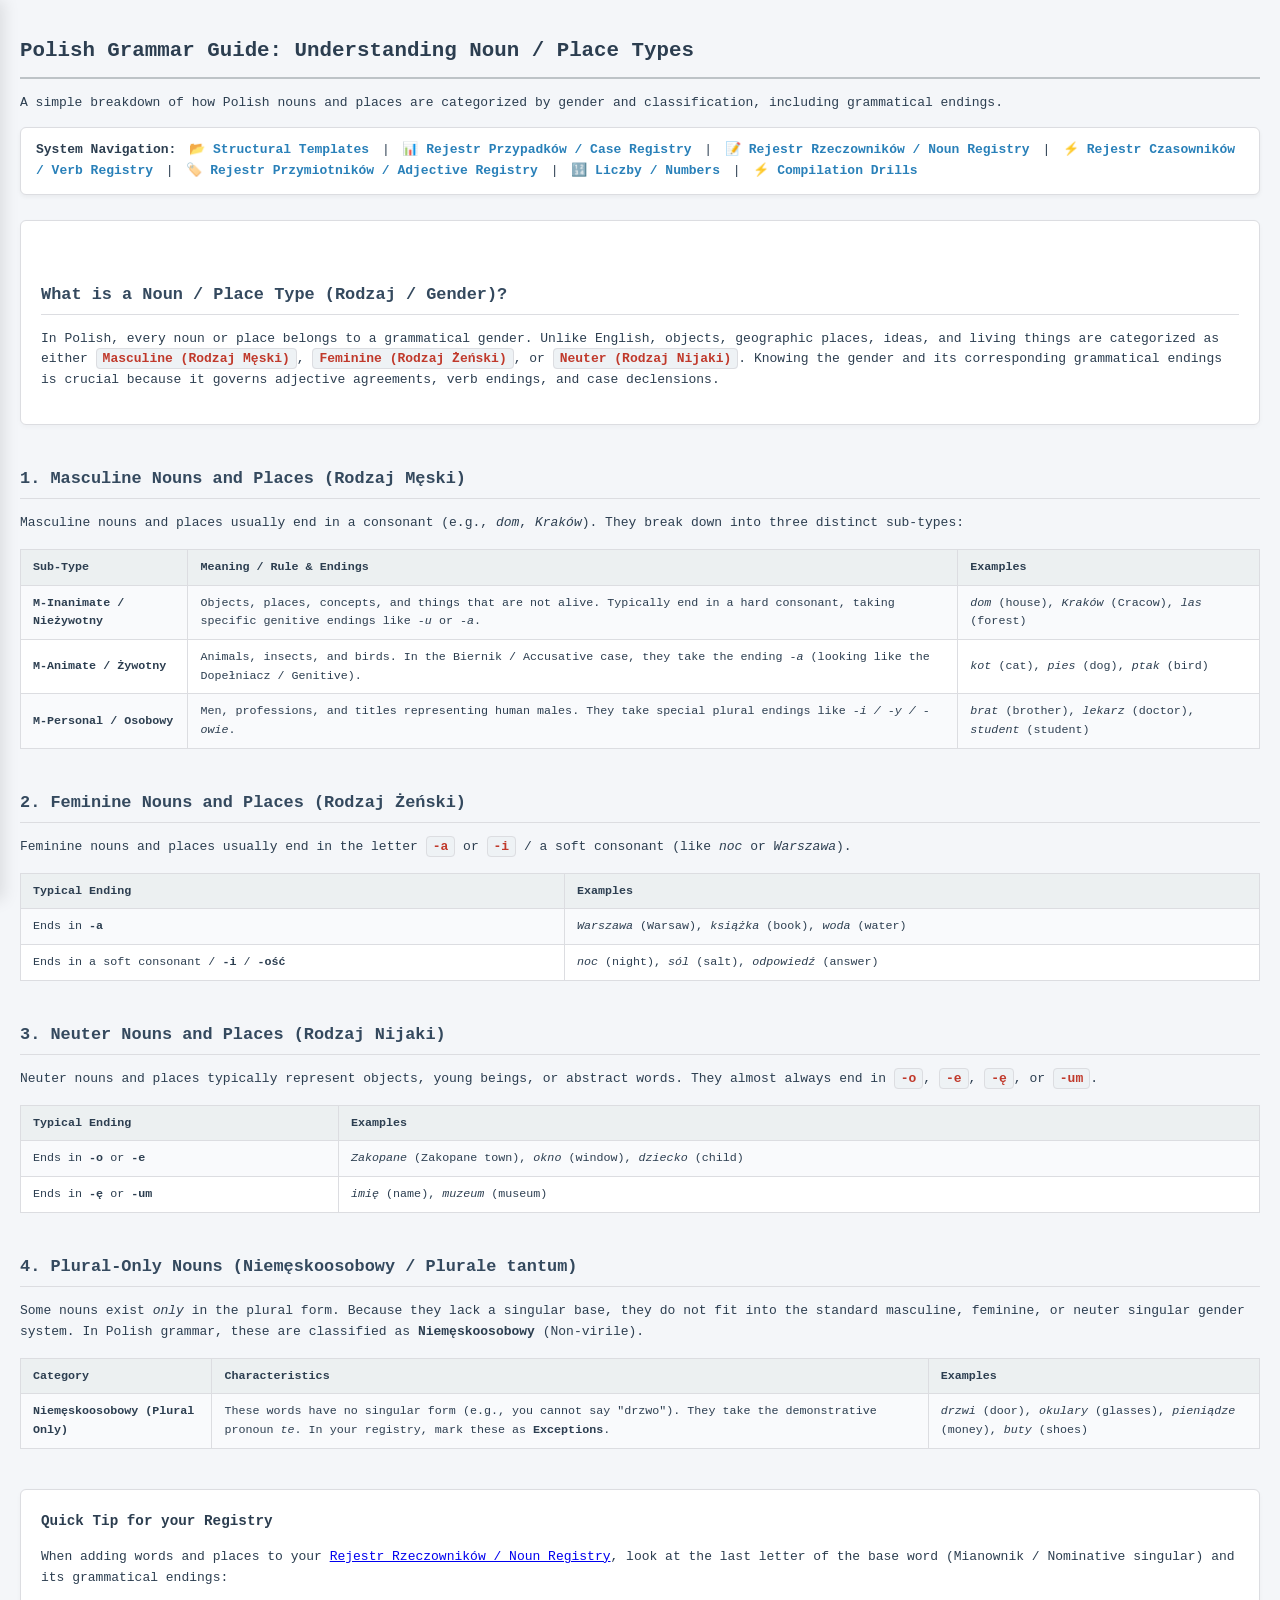
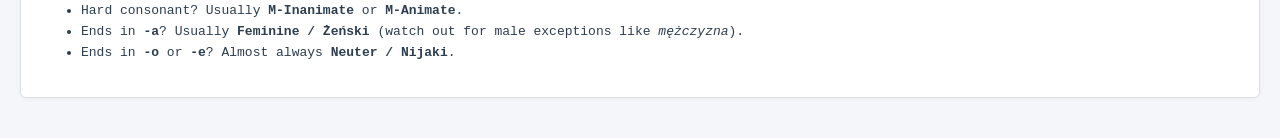
<file: noun-types.html>
<!DOCTYPE html>
<html lang="en">
<head>
    <meta charset="UTF-8">
    <meta name="viewport" content="width=device-width, initial-scale=1.0">
    <title>Polish Grammar Guide: Understanding Noun / Place Types</title>
    <link rel="stylesheet" href="global.css">
</head>
<body>

    <h1>Polish Grammar Guide: Understanding Noun / Place Types</h1>
    <p>A simple breakdown of how Polish nouns and places are categorized by gender and classification, including grammatical endings.</p>
    
<div class="nav">
    <strong>System Navigation:</strong> 
    <a href="index.html">📂 Structural Templates</a> | 
    <a href="cases.html">📊 Rejestr Przypadków / Case Registry</a> |
    <a href="nouns.html">📝 Rejestr Rzeczowników / Noun Registry</a> |
    <a href="verbs.html">⚡ Rejestr Czasowników / Verb Registry</a> |
    <a href="adjectives.html">🏷️ Rejestr Przymiotników / Adjective Registry</a> |
    <a href="numbers.html">🔢 Liczby / Numbers</a> |
    <a href="drill.html">⚡ Compilation Drills</a>
    <button class="nav-hamburger" aria-label="Open navigation menu">
        <span></span><span></span><span></span>
    </button>
</div>
<script src="nav.js"></script>

    <div class="card">
        <h2>What is a Noun / Place Type (Rodzaj / Gender)?</h2>
        <p>In Polish, every noun or place belongs to a grammatical gender. Unlike English, objects, geographic places, ideas, and living things are categorized as either <span class="highlight">Masculine (Rodzaj Męski)</span>, <span class="highlight">Feminine (Rodzaj Żeński)</span>, or <span class="highlight">Neuter (Rodzaj Nijaki)</span>. Knowing the gender and its corresponding grammatical endings is crucial because it governs adjective agreements, verb endings, and case declensions.</p>
    </div>

    <h2>1. Masculine Nouns and Places (Rodzaj Męski)</h2>
    <p>Masculine nouns and places usually end in a consonant (e.g., <i>dom</i>, <i>Kraków</i>). They break down into three distinct sub-types:</p>
    <table>
        <tr>
            <th>Sub-Type</th>
            <th>Meaning / Rule & Endings</th>
            <th>Examples</th>
        </tr>
        <tr>
            <td><strong>M-Inanimate / Nieżywotny</strong></td>
            <td>Objects, places, concepts, and things that are not alive. Typically end in a hard consonant, taking specific genitive endings like <em>-u</em> or <em>-a</em>.</td>
            <td><i>dom</i> (house), <i>Kraków</i> (Cracow), <i>las</i> (forest)</td>
        </tr>
        <tr>
            <td><strong>M-Animate / Żywotny</strong></td>
            <td>Animals, insects, and birds. In the Biernik / Accusative case, they take the ending <em>-a</em> (looking like the Dopełniacz / Genitive).</td>
            <td><i>kot</i> (cat), <i>pies</i> (dog), <i>ptak</i> (bird)</td>
        </tr>
        <tr>
            <td><strong>M-Personal / Osobowy</strong></td>
            <td>Men, professions, and titles representing human males. They take special plural endings like <em>-i / -y / -owie</em>.</td>
            <td><i>brat</i> (brother), <i>lekarz</i> (doctor), <i>student</i> (student)</td>
        </tr>
    </table>

    <h2>2. Feminine Nouns and Places (Rodzaj Żeński)</h2>
    <p>Feminine nouns and places usually end in the letter <span class="highlight">-a</span> or <span class="highlight">-i</span> / a soft consonant (like <i>noc</i> or <i>Warszawa</i>).</p>
    <table>
        <tr>
            <th>Typical Ending</th>
            <th>Examples</th>
        </tr>
        <tr>
            <td>Ends in <strong>-a</strong></td>
            <td><i>Warszawa</i> (Warsaw), <i>książka</i> (book), <i>woda</i> (water)</td>
        </tr>
        <tr>
            <td>Ends in a soft consonant / <strong>-i</strong> / <strong>-ość</strong></td>
            <td><i>noc</i> (night), <i>sól</i> (salt), <i>odpowiedź</i> (answer)</td>
        </tr>
    </table>

    <h2>3. Neuter Nouns and Places (Rodzaj Nijaki)</h2>
    <p>Neuter nouns and places typically represent objects, young beings, or abstract words. They almost always end in <span class="highlight">-o</span>, <span class="highlight">-e</span>, <span class="highlight">-ę</span>, or <span class="highlight">-um</span>.</p>
    <table>
        <tr>
            <th>Typical Ending</th>
            <th>Examples</th>
        </tr>
        <tr>
            <td>Ends in <strong>-o</strong> or <strong>-e</strong></td>
            <td><i>Zakopane</i> (Zakopane town), <i>okno</i> (window), <i>dziecko</i> (child)</td>
        </tr>
        <tr>
            <td>Ends in <strong>-ę</strong> or <strong>-um</strong></td>
            <td><i>imię</i> (name), <i>muzeum</i> (museum)</td>
        </tr>
    </table>

    <h2>4. Plural-Only Nouns (Niemęskoosobowy / Plurale tantum)</h2>
    <p>Some nouns exist <em>only</em> in the plural form. Because they lack a singular base, they do not fit into the standard masculine, feminine, or neuter singular gender system. In Polish grammar, these are classified as <strong>Niemęskoosobowy</strong> (Non-virile).</p>
    <table>
        <tr>
            <th>Category</th>
            <th>Characteristics</th>
            <th>Examples</th>
        </tr>
        <tr>
            <td><strong>Niemęskoosobowy (Plural Only)</strong></td>
            <td>These words have no singular form (e.g., you cannot say "drzwo"). They take the demonstrative pronoun <em>te</em>. In your registry, mark these as <strong>Exceptions</strong>.</td>
            <td><i>drzwi</i> (door), <i>okulary</i> (glasses), <i>pieniądze</i> (money), <i>buty</i> (shoes)</td>
        </tr>
    </table>

    <div class="card" style="margin-top: 40px;">
        <h3>Quick Tip for your Registry</h3>
        <p>When adding words and places to your <a href="nouns.html">Rejestr Rzeczowników / Noun Registry</a>, look at the last letter of the base word (Mianownik / Nominative singular) and its grammatical endings:</p>
        <ul>
            <li>Hard consonant? Usually <strong>M-Inanimate</strong> or <strong>M-Animate</strong>.</li>
            <li>Ends in <strong>-a</strong>? Usually <strong>Feminine / Żeński</strong> (watch out for male exceptions like <i>mężczyzna</i>).</li>
            <li>Ends in <strong>-o</strong> or <strong>-e</strong>? Almost always <strong>Neuter / Nijaki</strong>.</li>
        </ul>
    </div>

</body>
</html>
</file>
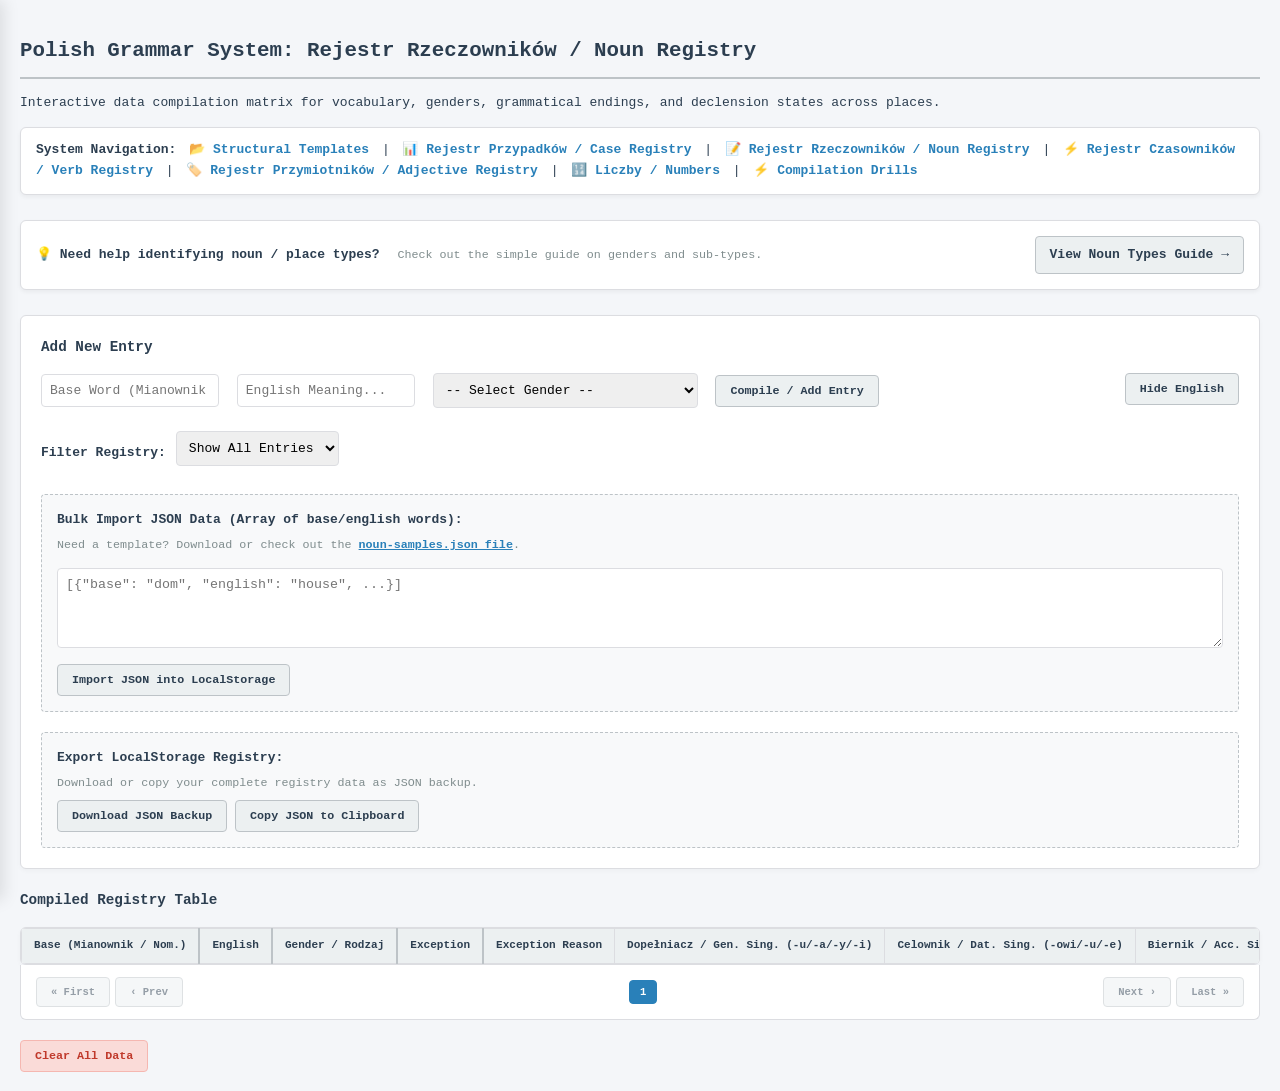
<file: nouns.html>
<!DOCTYPE html>
<html lang="en">
<head>
    <meta charset="UTF-8">
    <meta name="viewport" content="width=device-width, initial-scale=1.0">
    <title>Polish Grammar System: Rejestr Rzeczowników / Noun Registry</title>
    <link rel="stylesheet" href="global.css">
</head>
<body>

    <h1>Polish Grammar System: Rejestr Rzeczowników / Noun Registry</h1>
    <p>Interactive data compilation matrix for vocabulary, genders, grammatical endings, and declension states across places.</p>
    
    <div class="nav">
        <strong>System Navigation:</strong> 
        <a href="index.html">📂 Structural Templates</a> | 
        <a href="cases.html">📊 Rejestr Przypadków / Case Registry</a> |
        <a href="nouns.html">📝 Rejestr Rzeczowników / Noun Registry</a> |
        <a href="verbs.html">⚡ Rejestr Czasowników / Verb Registry</a> |
        <a href="adjectives.html">🏷️ Rejestr Przymiotników / Adjective Registry</a> |
        <a href="numbers.html">🔢 Liczby / Numbers</a> |
        <a href="drill.html">⚡ Compilation Drills</a>
        <button class="nav-hamburger" aria-label="Open navigation menu">
            <span></span><span></span><span></span>
        </button>
    </div>
    <script src="nav.js"></script>

    <div class="link-box">
        <div>
            <strong>💡 Need help identifying noun / place types?</strong> 
            <span style="color: #7f8c8d; font-size: 0.9em; margin-left: 10px;">Check out the simple guide on genders and sub-types.</span>
        </div>
        <a href="noun-types.html" style="background: #ecf0f1; border: 1px solid #bdc3c7; padding: 8px 14px; text-decoration: none; color: #2c3e50; font-weight: bold; border-radius: 4px;">View Noun Types Guide &rarr;</a>
    </div>

    <div class="control-panel">
        <h3>Add New Entry</h3>
        <div style="margin-bottom: 10px;">
            <input type="text" id="wordInput" placeholder="Base Word (Mianownik / Nom.)...">
            <input type="text" id="englishInput" placeholder="English Meaning...">
            <select id="genderInput">
                <option value="">-- Select Gender --</option>
                <option value="M-Inanimate">Masculine Inanimate</option>
                <option value="M-Animate">Masculine Animate</option>
                <option value="M-Personal">Masculine Personal</option>
                <option value="Feminine">Feminine</option>
                <option value="Neuter">Neuter</option>
                <option value="Niemęskoosobowy">Niemęskoosobowy (Plural Only)</option>
            </select>
            <button onclick="addWord()">Compile / Add Entry</button>
            <button onclick="toggleEnglish()" id="toggleBtn" style="float: right;">Hide English</button>
        </div>

        <div class="filter-bar">
            <label for="filterSelect"><strong>Filter Registry:</strong></label>
            <select id="filterSelect" onchange="currentPage = 1; renderTable()">
                <option value="all">Show All Entries</option>
                <option value="regular">Regular Only</option>
                <option value="exceptions">Exceptions Only</option>
            </select>
        </div>

        <div class="data-section">
            <label><strong>Bulk Import JSON Data (Array of base/english words):</strong></label>
            <p style="font-size: 0.9em; color: #7f8c8d; margin: 5px 0 8px 0;">
                Need a template? Download or check out the <a href="noun-samples.json" download style="color: #2980b9; font-weight: bold;">noun-samples.json file</a>.
            </p>
            <textarea id="importInput" placeholder='[{"base": "dom", "english": "house", ...}]'></textarea>
            <button onclick="importJSON()" style="margin-top: 8px;">Import JSON into LocalStorage</button>
        </div>

        <div class="data-section">
            <label><strong>Export LocalStorage Registry:</strong></label>
            <p style="font-size: 0.9em; color: #7f8c8d; margin: 5px 0 8px 0;">Download or copy your complete registry data as JSON backup.</p>
            <button onclick="exportJSON()">Download JSON Backup</button>
            <button onclick="copyJSONToClipboard()">Copy JSON to Clipboard</button>
        </div>
    </div>

    <h3>Compiled Registry Table</h3>
    <div class="table-container">
        <table id="registryTable">
            <thead>
                <tr>
                    <th>Base (Mianownik / Nom.)</th>
                    <th class="eng-col">English</th>
                    <th>Gender / Rodzaj</th>
                    <th>Exception</th>
                    <th>Exception Reason</th>
                    <th>Dopełniacz / Gen. Sing. (-u/-a/-y/-i)</th>
                    <th>Celownik / Dat. Sing. (-owi/-u/-e)</th>
                    <th>Biernik / Acc. Sing. (Identical/-a/-ę)</th>
                    <th>Narzędnik / Inst. Sing. (-em/-ą)</th>
                    <th>Miejscownik / Loc. Sing. (-ie/-u/-e)</th>
                    <th>Wołacz / Voc. Sing. (-e/-u/-o/-iu)</th>
                    <th>Mianownik / Nom. Plur. (-y/-i/-e/-a)</th>
                    <th>Dopełniacz / Gen. Plur. (-ów/-i/-y/Ø)</th>
                    <th>Celownik / Dat. Plur. (-om)</th>
                    <th>Biernik / Acc. Plur.</th>
                    <th>Narzędnik / Inst. Plur. (-ami)</th>
                    <th>Miejscownik / Loc. Plur. (-ach)</th>
                    <th>Wołacz / Voc. Plur.</th>
                    <th>Action</th>
                </tr>
            </thead>
            <tbody id="tableBody">
                <!-- Dynamic rows injected here -->
            </tbody>
        </table>
    </div>
    <div class="pagination-bar">
        <div style="display: flex; gap: 5px;">
            <button id="firstBtn" onclick="goToPage(1)">&#171; First</button>
            <button id="prevBtn" onclick="changePage(-1)">&#8249; Prev</button>
        </div>
        <div class="pagination-numbers" id="paginationNumbers">
            <!-- Dynamic numbered buttons injected here -->
        </div>
        <div style="display: flex; gap: 5px;">
            <button id="nextBtn" onclick="changePage(1)">Next &#8250;</button>
            <button id="lastBtn" onclick="goToLastPage()">Last &#187;</button>
        </div>
    </div>

    <button class="clear-btn" onclick="clearRegistry()">Clear All Data</button>

    <script>
        let englishVisible = localStorage.getItem("englishVisible") !== "false";
        let currentPage = 1;
        const pageSize = 50;

        document.addEventListener("DOMContentLoaded", () => {
            updateToggleUI();
            renderTable();
        });

        function addWord() {
            const wordInput = document.getElementById("wordInput");
            const englishInput = document.getElementById("englishInput");
            const genderInput = document.getElementById("genderInput");
            const word = wordInput.value.trim();
            const english = englishInput.value.trim();
            const gender = genderInput.value;

            if (!word) {
                alert("Please enter a valid base word.");
                return;
            }

            const rowData = {
                base: word,
                english: english,
                gender: gender,
                isException: false,
                exceptionReason: "",
                genS: "", datS: "", accS: "", instS: "", locS: "", vocS: "", 
                nomP: "", genP: "", datP: "", accP: "", instP: "", locP: "", vocP: ""
            };

            saveToLocalStorage(rowData);
            wordInput.value = "";
            englishInput.value = "";
            genderInput.value = "";
            
            // Jump to the last page to see the newly added word
            const registry = getRegistry();
            const filterValue = document.getElementById("filterSelect").value;
            const filteredCount = registry.filter(item => {
                if (filterValue === "regular" && item.isException) return false;
                if (filterValue === "exceptions" && !item.isException) return false;
                return true;
            }).length;
            currentPage = Math.ceil(filteredCount / pageSize);
            
            renderTable();
        }

        function importJSON() {
            const rawText = document.getElementById("importInput").value.trim();
            if (!rawText) {
                alert("Please paste a valid JSON array into the text area.");
                return;
            }

            try {
                const parsedData = JSON.parse(rawText);
                if (!Array.isArray(parsedData)) {
                    alert("The imported JSON must be an array of objects.");
                    return;
                }

                const formattedData = parsedData.map(item => ({
                    base: item.base || "",
                    english: item.english || "",
                    gender: item.gender || "",
                    isException: typeof item.isException === 'boolean' ? item.isException : false,
                    exceptionReason: item.exceptionReason || "",
                    genS: item.genS || "",
                    datS: item.datS || "",
                    accS: item.accS || "",
                    instS: item.instS || "",
                    locS: item.locS || "",
                    vocS: item.vocS || "",
                    nomP: item.nomP || "",
                    genP: item.genP || "",
                    datP: item.datP || "",
                    accP: item.accP || "",
                    instP: item.instP || "",
                    locP: item.locP || "",
                    vocP: item.vocP || ""
                }));

                let currentRegistry = getRegistry();
                const mergedRegistry = currentRegistry.concat(formattedData);
                localStorage.setItem("polishRegistry", JSON.stringify(mergedRegistry));
                
                document.getElementById("importInput").value = "";
                currentPage = 1;
                renderTable();
                alert(`Successfully imported ${formattedData.length} entries into localStorage!`);
            } catch (e) {
                alert("Invalid JSON format. Please check your syntax.");
            }
        }

        function exportJSON() {
            const registry = getRegistry();
            if (registry.length === 0) {
                alert("Registry is empty, nothing to export!");
                return;
            }
            const dataStr = "data:text/json;charset=utf-8," + encodeURIComponent(JSON.stringify(registry, null, 2));
            const downloadAnchor = document.createElement('a');
            downloadAnchor.setAttribute("href", dataStr);
            downloadAnchor.setAttribute("download", "polish_registry_backup.json");
            document.body.appendChild(downloadAnchor);
            downloadAnchor.click();
            downloadAnchor.remove();
        }

        function copyJSONToClipboard() {
            const registry = getRegistry();
            if (registry.length === 0) {
                alert("Registry is empty, nothing to copy!");
                return;
            }
            const jsonString = JSON.stringify(registry, null, 2);
            navigator.clipboard.writeText(jsonString).then(() => {
                alert("Registry JSON copied to clipboard successfully!");
            }).catch(err => {
                alert("Failed to copy JSON to clipboard.");
            });
        }

        function getRegistry() {
            return JSON.parse(localStorage.getItem("polishRegistry") || "[]");
        }

        function saveToLocalStorage(data) {
            const registry = getRegistry();
            registry.push(data);
            localStorage.setItem("polishRegistry", JSON.stringify(registry));
        }

        function updateField(index, field, value) {
            const registry = getRegistry();
            registry[index][field] = value;
            localStorage.setItem("polishRegistry", JSON.stringify(registry));
        }

        function updateCheckbox(index, field, checkbox) {
            const registry = getRegistry();
            registry[index][field] = checkbox.checked;
            localStorage.setItem("polishRegistry", JSON.stringify(registry));
        }

        function deleteRow(globalIndex) {
            const registry = getRegistry();
            registry.splice(globalIndex, 1);
            localStorage.setItem("polishRegistry", JSON.stringify(registry));
            
            // Adjust page if current page becomes empty
            const filterValue = document.getElementById("filterSelect").value;
            const filteredCount = registry.filter(item => {
                if (filterValue === "regular" && item.isException) return false;
                if (filterValue === "exceptions" && !item.isException) return false;
                return true;
            }).length;
            const totalPages = Math.ceil(filteredCount / pageSize) || 1;
            if (currentPage > totalPages) {
                currentPage = totalPages;
            }

            renderTable();
        }

        function clearRegistry() {
            if (confirm("Are you sure you want to clear the entire registry?")) {
                localStorage.removeItem("polishRegistry");
                currentPage = 1;
                renderTable();
            }
        }

        function toggleEnglish() {
            englishVisible = !englishVisible;
            localStorage.setItem("englishVisible", englishVisible);
            updateToggleUI();
            renderTable();
        }

        function updateToggleUI() {
            const btn = document.getElementById("toggleBtn");
            btn.innerText = englishVisible ? "Hide English" : "Show English";
        }

        function changePage(direction) {
            currentPage += direction;
            renderTable();
        }

        function goToPage(page) {
            currentPage = page;
            renderTable();
        }

        function goToLastPage() {
            const registry = getRegistry();
            const filterValue = document.getElementById("filterSelect").value;
            const filteredCount = registry.filter(item => {
                if (filterValue === "regular" && item.isException) return false;
                if (filterValue === "exceptions" && !item.isException) return false;
                return true;
            }).length;
            currentPage = Math.ceil(filteredCount / pageSize) || 1;
            renderTable();
        }

        function renderTable() {
            const tbody = document.getElementById("tableBody");
            tbody.innerHTML = "";
            const registry = getRegistry();
            const filterValue = document.getElementById("filterSelect").value;

            // Filter items first
            const filteredItems = [];
            registry.forEach((item, originalIndex) => {
                if (filterValue === "regular" && item.isException) return;
                if (filterValue === "exceptions" && !item.isException) return;
                filteredItems.push({ item, originalIndex });
            });

            const totalPages = Math.ceil(filteredItems.length / pageSize) || 1;
            if (currentPage > totalPages) currentPage = totalPages;
            if (currentPage < 1) currentPage = 1;

            // Slice items for current page
            const startIndex = (currentPage - 1) * pageSize;
            const endIndex = startIndex + pageSize;
            const pageItems = filteredItems.slice(startIndex, endIndex);

            pageItems.forEach(({ item, originalIndex }) => {
                const tr = document.createElement("tr");
                tr.innerHTML = `
                    <td><strong>${item.base}</strong></td>
                    <td class="eng-col ${englishVisible ? '' : 'hidden-col'}" contenteditable="true" onblur="updateField(${originalIndex}, 'english', this.innerText)">${item.english || ''}</td>
                    <td>
                        <select onchange="updateField(${originalIndex}, 'gender', this.value)">
                            <option value="">-- Select --</option>
                            <option value="M-Inanimate" ${item.gender === 'M-Inanimate' ? 'selected' : ''}>M-Inanimate</option>
                            <option value="M-Animate" ${item.gender === 'M-Animate' ? 'selected' : ''}>M-Animate</option>
                            <option value="M-Personal" ${item.gender === 'M-Personal' ? 'selected' : ''}>M-Personal</option>
                            <option value="Feminine" ${item.gender === 'Feminine' ? 'selected' : ''}>Feminine</option>
                            <option value="Neuter" ${item.gender === 'Neuter' ? 'selected' : ''}>Neuter</option>
                            <option value="Niemęskoosobowy" ${item.gender === 'Niemęskoosobowy' ? 'selected' : ''}>Niemęskoosobowy</option>
                        </select>
                    </td>
                    <td><input type="checkbox" ${item.isException ? 'checked' : ''} onchange="updateCheckbox(${originalIndex}, 'isException', this)"></td>
                    <td contenteditable="true" onblur="updateField(${originalIndex}, 'exceptionReason', this.innerText)">${item.exceptionReason || ''}</td>
                    <td contenteditable="true" onblur="updateField(${originalIndex}, 'genS', this.innerText)">${item.genS || ''}</td>
                    <td contenteditable="true" onblur="updateField(${originalIndex}, 'datS', this.innerText)">${item.datS || ''}</td>
                    <td contenteditable="true" onblur="updateField(${originalIndex}, 'accS', this.innerText)">${item.accS || ''}</td>
                    <td contenteditable="true" onblur="updateField(${originalIndex}, 'instS', this.innerText)">${item.instS || ''}</td>
                    <td contenteditable="true" onblur="updateField(${originalIndex}, 'locS', this.innerText)">${item.locS || ''}</td>
                    <td contenteditable="true" onblur="updateField(${originalIndex}, 'vocS', this.innerText)">${item.vocS || ''}</td>
                    <td contenteditable="true" onblur="updateField(${originalIndex}, 'nomP', this.innerText)">${item.nomP || ''}</td>
                    <td contenteditable="true" onblur="updateField(${originalIndex}, 'genP', this.innerText)">${item.genP || ''}</td>
                    <td contenteditable="true" onblur="updateField(${originalIndex}, 'datP', this.innerText)">${item.datP || ''}</td>
                    <td contenteditable="true" onblur="updateField(${originalIndex}, 'accP', this.innerText)">${item.accP || ''}</td>
                    <td contenteditable="true" onblur="updateField(${originalIndex}, 'instP', this.innerText)">${item.instP || ''}</td>
                    <td contenteditable="true" onblur="updateField(${originalIndex}, 'locP', this.innerText)">${item.locP || ''}</td>
                    <td contenteditable="true" onblur="updateField(${originalIndex}, 'vocP', this.innerText)">${item.vocP || ''}</td>
                    <td><button class="del-btn" onclick="deleteRow(${originalIndex})">X</button></td>
                `;
                tbody.appendChild(tr);
            });
            
            // Build Numbered Pagination UI
            const numbersContainer = document.getElementById("paginationNumbers");
            numbersContainer.innerHTML = "";

            const maxVisiblePages = 5;
            let startPage = Math.max(1, currentPage - Math.floor(maxVisiblePages / 2));
            let endPage = Math.min(totalPages, startPage + maxVisiblePages - 1);

            if (endPage - startPage + 1 < maxVisiblePages) {
                startPage = Math.max(1, endPage - maxVisiblePages + 1);
            }

            if (startPage > 1) {
                numbersContainer.appendChild(createPageButton(1));
                if (startPage > 2) {
                    const span = document.createElement("span");
                    span.className = "page-ellipsis";
                    span.innerText = "...";
                    numbersContainer.appendChild(span);
                }
            }

            for (let i = startPage; i <= endPage; i++) {
                numbersContainer.appendChild(createPageButton(i));
            }

            if (endPage < totalPages) {
                if (endPage < totalPages - 1) {
                    const span = document.createElement("span");
                    span.className = "page-ellipsis";
                    span.innerText = "...";
                    numbersContainer.appendChild(span);
                }
                numbersContainer.appendChild(createPageButton(totalPages));
            }

            // Update button states
            document.getElementById("firstBtn").disabled = currentPage <= 1;
            document.getElementById("prevBtn").disabled = currentPage <= 1;
            document.getElementById("nextBtn").disabled = currentPage >= totalPages;
            document.getElementById("lastBtn").disabled = currentPage >= totalPages;

            document.querySelectorAll('.eng-col').forEach(el => {
                if(englishVisible) el.classList.remove('hidden-col');
                else el.classList.add('hidden-col');
            });
        }

        function createPageButton(pageNum) {
            const btn = document.createElement("button");
            btn.className = `page-num-btn ${pageNum === currentPage ? 'active' : ''}`;
            btn.innerText = pageNum;
            btn.onclick = () => goToPage(pageNum);
            return btn;
        }
    </script>
</body>
</html>
</file>
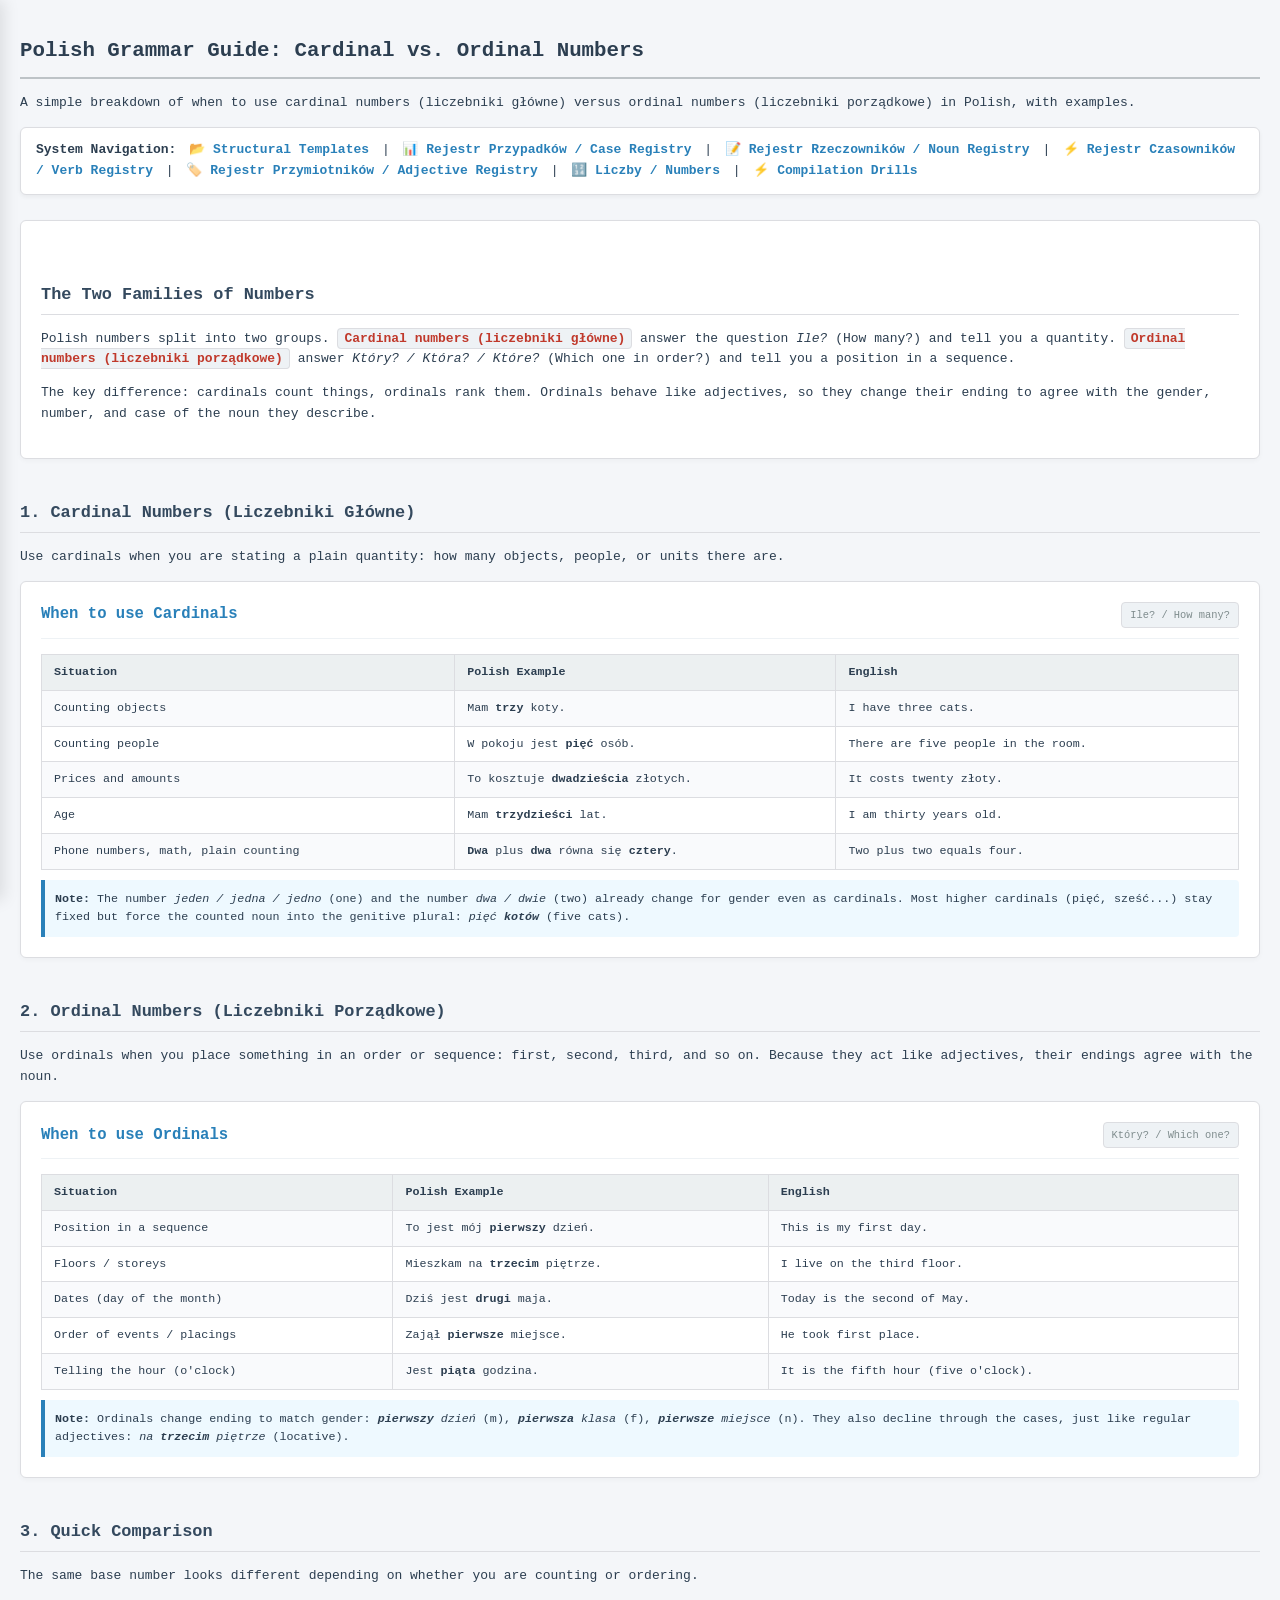
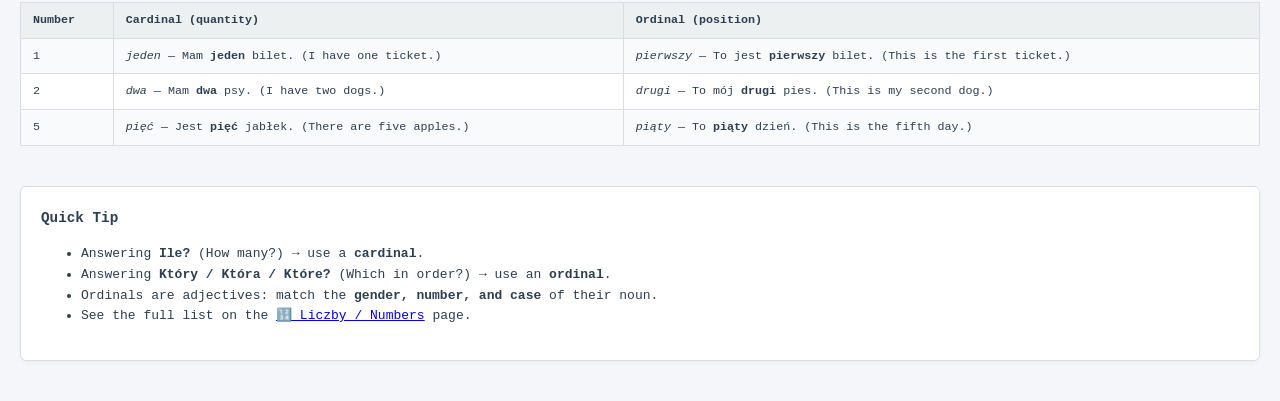
<file: numbers-type.html>
<!DOCTYPE html>
<html lang="en">
<head>
    <meta charset="UTF-8">
    <meta name="viewport" content="width=device-width, initial-scale=1.0">
    <title>Polish Grammar Guide: Cardinal vs. Ordinal Numbers</title>
    <link rel="stylesheet" href="global.css">
</head>
<body>

    <h1>Polish Grammar Guide: Cardinal vs. Ordinal Numbers</h1>
    <p>A simple breakdown of when to use cardinal numbers (liczebniki główne) versus ordinal numbers (liczebniki porządkowe) in Polish, with examples.</p>

    <div class="nav">
        <strong>System Navigation:</strong> 
        <a href="index.html">📂 Structural Templates</a> | 
        <a href="cases.html">📊 Rejestr Przypadków / Case Registry</a> |
        <a href="nouns.html">📝 Rejestr Rzeczowników / Noun Registry</a> |
        <a href="verbs.html">⚡ Rejestr Czasowników / Verb Registry</a> |
        <a href="adjectives.html">🏷️ Rejestr Przymiotników / Adjective Registry</a> |
        <a href="numbers.html">🔢 Liczby / Numbers</a> |
        <a href="drill.html">⚡ Compilation Drills</a>
        <button class="nav-hamburger" aria-label="Open navigation menu">
            <span></span><span></span><span></span>
        </button>
    </div>
    <script src="nav.js"></script>

    <div class="card">
        <h2>The Two Families of Numbers</h2>
        <p>Polish numbers split into two groups. <span class="highlight">Cardinal numbers (liczebniki główne)</span> answer the question <em>Ile?</em> (How many?) and tell you a quantity. <span class="highlight">Ordinal numbers (liczebniki porządkowe)</span> answer <em>Który? / Która? / Które?</em> (Which one in order?) and tell you a position in a sequence.</p>
        <p>The key difference: cardinals count things, ordinals rank them. Ordinals behave like adjectives, so they change their ending to agree with the gender, number, and case of the noun they describe.</p>
    </div>

    <h2>1. Cardinal Numbers (Liczebniki Główne)</h2>
    <p>Use cardinals when you are stating a plain quantity: how many objects, people, or units there are.</p>
    <div class="type-card">
        <div class="type-header">
            <span class="type-title">When to use Cardinals</span>
            <span class="badge">Ile? / How many?</span>
        </div>
        <table>
            <tr>
                <th>Situation</th>
                <th>Polish Example</th>
                <th>English</th>
            </tr>
            <tr>
                <td>Counting objects</td>
                <td>Mam <strong>trzy</strong> koty.</td>
                <td>I have three cats.</td>
            </tr>
            <tr>
                <td>Counting people</td>
                <td>W pokoju jest <strong>pięć</strong> osób.</td>
                <td>There are five people in the room.</td>
            </tr>
            <tr>
                <td>Prices and amounts</td>
                <td>To kosztuje <strong>dwadzieścia</strong> złotych.</td>
                <td>It costs twenty złoty.</td>
            </tr>
            <tr>
                <td>Age</td>
                <td>Mam <strong>trzydzieści</strong> lat.</td>
                <td>I am thirty years old.</td>
            </tr>
            <tr>
                <td>Phone numbers, math, plain counting</td>
                <td><strong>Dwa</strong> plus <strong>dwa</strong> równa się <strong>cztery</strong>.</td>
                <td>Two plus two equals four.</td>
            </tr>
        </table>
        <div class="rule-note">
            <strong>Note:</strong> The number <em>jeden / jedna / jedno</em> (one) and the number <em>dwa / dwie</em> (two) already change for gender even as cardinals. Most higher cardinals (pięć, sześć...) stay fixed but force the counted noun into the genitive plural: <em>pięć <strong>kotów</strong></em> (five cats).
        </div>
    </div>

    <h2>2. Ordinal Numbers (Liczebniki Porządkowe)</h2>
    <p>Use ordinals when you place something in an order or sequence: first, second, third, and so on. Because they act like adjectives, their endings agree with the noun.</p>
    <div class="type-card">
        <div class="type-header">
            <span class="type-title">When to use Ordinals</span>
            <span class="badge">Który? / Which one?</span>
        </div>
        <table>
            <tr>
                <th>Situation</th>
                <th>Polish Example</th>
                <th>English</th>
            </tr>
            <tr>
                <td>Position in a sequence</td>
                <td>To jest mój <strong>pierwszy</strong> dzień.</td>
                <td>This is my first day.</td>
            </tr>
            <tr>
                <td>Floors / storeys</td>
                <td>Mieszkam na <strong>trzecim</strong> piętrze.</td>
                <td>I live on the third floor.</td>
            </tr>
            <tr>
                <td>Dates (day of the month)</td>
                <td>Dziś jest <strong>drugi</strong> maja.</td>
                <td>Today is the second of May.</td>
            </tr>
            <tr>
                <td>Order of events / placings</td>
                <td>Zajął <strong>pierwsze</strong> miejsce.</td>
                <td>He took first place.</td>
            </tr>
            <tr>
                <td>Telling the hour (o'clock)</td>
                <td>Jest <strong>piąta</strong> godzina.</td>
                <td>It is the fifth hour (five o'clock).</td>
            </tr>
        </table>
        <div class="rule-note">
            <strong>Note:</strong> Ordinals change ending to match gender: <em><strong>pierwszy</strong> dzień</em> (m), <em><strong>pierwsza</strong> klasa</em> (f), <em><strong>pierwsze</strong> miejsce</em> (n). They also decline through the cases, just like regular adjectives: <em>na <strong>trzecim</strong> piętrze</em> (locative).
        </div>
    </div>

    <h2>3. Quick Comparison</h2>
    <p>The same base number looks different depending on whether you are counting or ordering.</p>
    <table>
        <tr>
            <th>Number</th>
            <th>Cardinal (quantity)</th>
            <th>Ordinal (position)</th>
        </tr>
        <tr>
            <td>1</td>
            <td><i>jeden</i> &mdash; Mam <strong>jeden</strong> bilet. (I have one ticket.)</td>
            <td><i>pierwszy</i> &mdash; To jest <strong>pierwszy</strong> bilet. (This is the first ticket.)</td>
        </tr>
        <tr>
            <td>2</td>
            <td><i>dwa</i> &mdash; Mam <strong>dwa</strong> psy. (I have two dogs.)</td>
            <td><i>drugi</i> &mdash; To mój <strong>drugi</strong> pies. (This is my second dog.)</td>
        </tr>
        <tr>
            <td>5</td>
            <td><i>pięć</i> &mdash; Jest <strong>pięć</strong> jabłek. (There are five apples.)</td>
            <td><i>piąty</i> &mdash; To <strong>piąty</strong> dzień. (This is the fifth day.)</td>
        </tr>
    </table>

    <div class="card" style="margin-top: 40px;">
        <h3>Quick Tip</h3>
        <ul>
            <li>Answering <strong>Ile?</strong> (How many?) → use a <strong>cardinal</strong>.</li>
            <li>Answering <strong>Który / Która / Które?</strong> (Which in order?) → use an <strong>ordinal</strong>.</li>
            <li>Ordinals are adjectives: match the <strong>gender, number, and case</strong> of their noun.</li>
            <li>See the full list on the <a href="numbers.html">🔢 Liczby / Numbers</a> page.</li>
        </ul>
    </div>

</body>
</html>
</file>
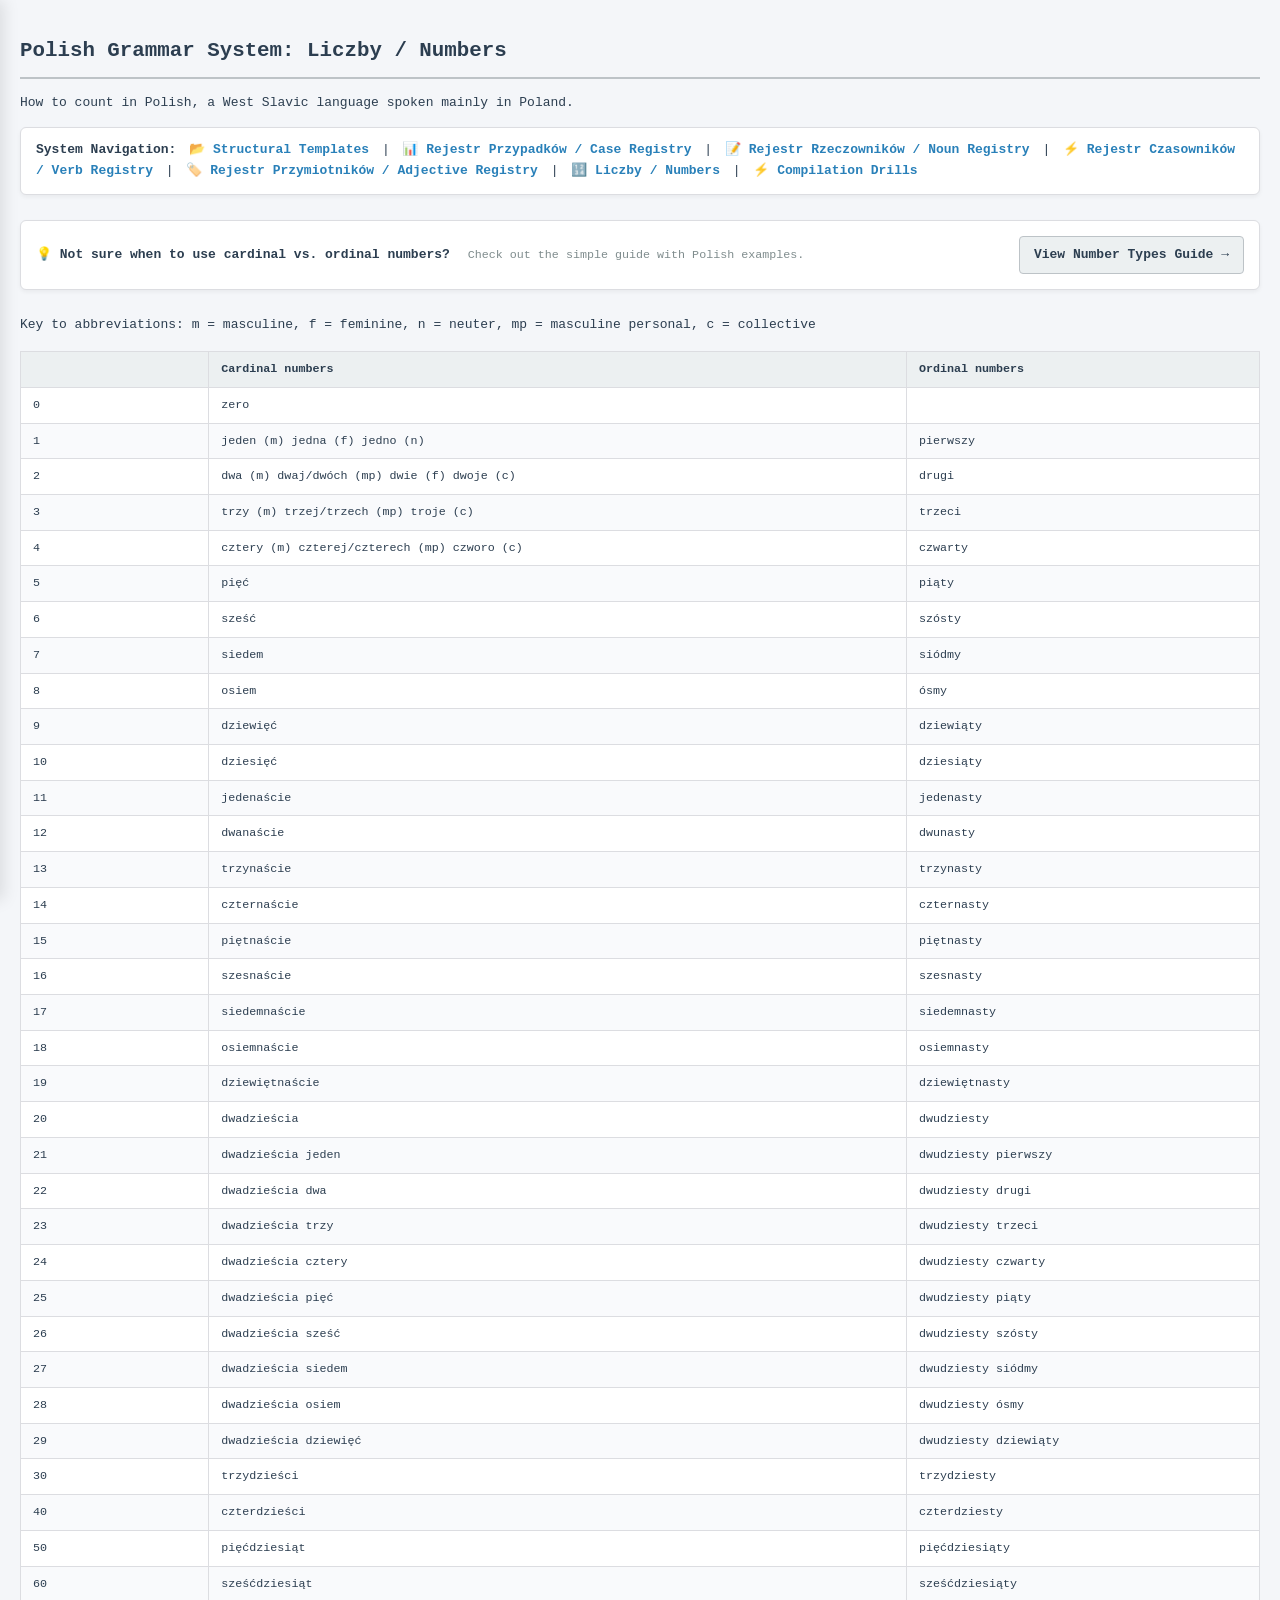
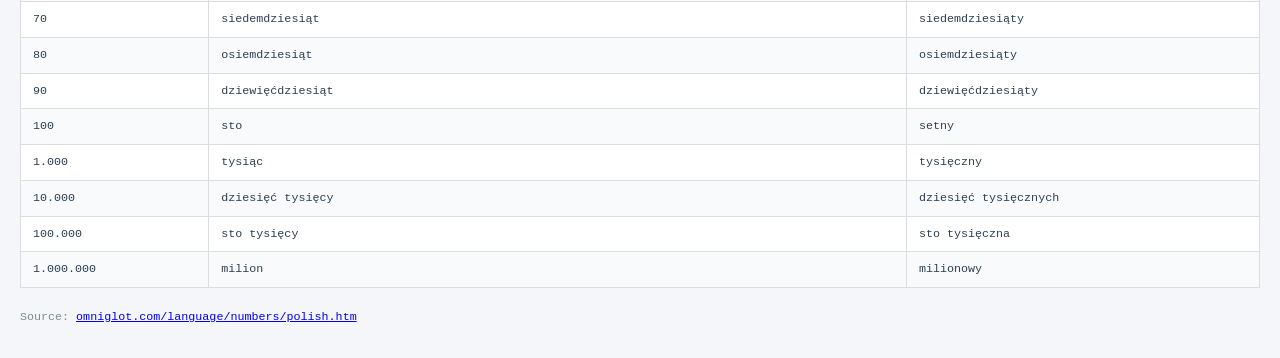
<file: numbers.html>
<!DOCTYPE html>
<html lang="en">
<head>
    <meta charset="UTF-8">
    <meta name="viewport" content="width=device-width, initial-scale=1.0">
    <title>Polish Grammar System: Liczby / Numbers</title>
    <link rel="stylesheet" href="global.css">
</head>
<body>

    <h1>Polish Grammar System: Liczby / Numbers</h1>
    <p>How to count in Polish, a West Slavic language spoken mainly in Poland.</p>

    <div class="nav">
        <strong>System Navigation:</strong> 
        <a href="index.html">📂 Structural Templates</a> | 
        <a href="cases.html">📊 Rejestr Przypadków / Case Registry</a> |
        <a href="nouns.html">📝 Rejestr Rzeczowników / Noun Registry</a> |
        <a href="verbs.html">⚡ Rejestr Czasowników / Verb Registry</a> |
        <a href="adjectives.html">🏷️ Rejestr Przymiotników / Adjective Registry</a> |
        <a href="numbers.html">🔢 Liczby / Numbers</a> |
        <a href="drill.html">⚡ Compilation Drills</a>
        <button class="nav-hamburger" aria-label="Open navigation menu">
            <span></span><span></span><span></span>
        </button>
    </div>
    <script src="nav.js"></script>

    <div class="link-box">
        <div>
            <strong>💡 Not sure when to use cardinal vs. ordinal numbers?</strong> 
            <span style="color: #7f8c8d; font-size: 0.9em; margin-left: 10px;">Check out the simple guide with Polish examples.</span>
        </div>
        <a href="numbers-type.html" style="background: #ecf0f1; border: 1px solid #bdc3c7; padding: 8px 14px; text-decoration: none; color: #2c3e50; font-weight: bold; border-radius: 4px;">View Number Types Guide &rarr;</a>
    </div>

    <p>
        Key to abbreviations: m = masculine, f = feminine, n = neuter,
        mp = masculine personal, c = collective
    </p>

    <table>
        <thead>
            <tr>
                <th></th>
                <th>Cardinal numbers</th>
                <th>Ordinal numbers</th>
            </tr>
        </thead>
        <tbody>
            <tr><td>0</td><td>zero</td><td></td></tr>
            <tr><td>1</td><td>jeden (m) jedna (f) jedno (n)</td><td>pierwszy</td></tr>
            <tr><td>2</td><td>dwa (m) dwaj/dwóch (mp) dwie (f) dwoje (c)</td><td>drugi</td></tr>
            <tr><td>3</td><td>trzy (m) trzej/trzech (mp) troje (c)</td><td>trzeci</td></tr>
            <tr><td>4</td><td>cztery (m) czterej/czterech (mp) czworo (c)</td><td>czwarty</td></tr>
            <tr><td>5</td><td>pięć</td><td>piąty</td></tr>
            <tr><td>6</td><td>sześć</td><td>szósty</td></tr>
            <tr><td>7</td><td>siedem</td><td>siódmy</td></tr>
            <tr><td>8</td><td>osiem</td><td>ósmy</td></tr>
            <tr><td>9</td><td>dziewięć</td><td>dziewiąty</td></tr>
            <tr><td>10</td><td>dziesięć</td><td>dziesiąty</td></tr>
            <tr><td>11</td><td>jedenaście</td><td>jedenasty</td></tr>
            <tr><td>12</td><td>dwanaście</td><td>dwunasty</td></tr>
            <tr><td>13</td><td>trzynaście</td><td>trzynasty</td></tr>
            <tr><td>14</td><td>czternaście</td><td>czternasty</td></tr>
            <tr><td>15</td><td>piętnaście</td><td>piętnasty</td></tr>
            <tr><td>16</td><td>szesnaście</td><td>szesnasty</td></tr>
            <tr><td>17</td><td>siedemnaście</td><td>siedemnasty</td></tr>
            <tr><td>18</td><td>osiemnaście</td><td>osiemnasty</td></tr>
            <tr><td>19</td><td>dziewiętnaście</td><td>dziewiętnasty</td></tr>
            <tr><td>20</td><td>dwadzieścia</td><td>dwudziesty</td></tr>
            <tr><td>21</td><td>dwadzieścia jeden</td><td>dwudziesty pierwszy</td></tr>
            <tr><td>22</td><td>dwadzieścia dwa</td><td>dwudziesty drugi</td></tr>
            <tr><td>23</td><td>dwadzieścia trzy</td><td>dwudziesty trzeci</td></tr>
            <tr><td>24</td><td>dwadzieścia cztery</td><td>dwudziesty czwarty</td></tr>
            <tr><td>25</td><td>dwadzieścia pięć</td><td>dwudziesty piąty</td></tr>
            <tr><td>26</td><td>dwadzieścia sześć</td><td>dwudziesty szósty</td></tr>
            <tr><td>27</td><td>dwadzieścia siedem</td><td>dwudziesty siódmy</td></tr>
            <tr><td>28</td><td>dwadzieścia osiem</td><td>dwudziesty ósmy</td></tr>
            <tr><td>29</td><td>dwadzieścia dziewięć</td><td>dwudziesty dziewiąty</td></tr>
            <tr><td>30</td><td>trzydzieści</td><td>trzydziesty</td></tr>
            <tr><td>40</td><td>czterdzieści</td><td>czterdziesty</td></tr>
            <tr><td>50</td><td>pięćdziesiąt</td><td>pięćdziesiąty</td></tr>
            <tr><td>60</td><td>sześćdziesiąt</td><td>sześćdziesiąty</td></tr>
            <tr><td>70</td><td>siedemdziesiąt</td><td>siedemdziesiąty</td></tr>
            <tr><td>80</td><td>osiemdziesiąt</td><td>osiemdziesiąty</td></tr>
            <tr><td>90</td><td>dziewięćdziesiąt</td><td>dziewięćdziesiąty</td></tr>
            <tr><td>100</td><td>sto</td><td>setny</td></tr>
            <tr><td>1.000</td><td>tysiąc</td><td>tysięczny</td></tr>
            <tr><td>10.000</td><td>dziesięć tysięcy</td><td>dziesięć tysięcznych</td></tr>
            <tr><td>100.000</td><td>sto tysięcy</td><td>sto tysięczna</td></tr>
            <tr><td>1.000.000</td><td>milion</td><td>milionowy</td></tr>
        </tbody>
    </table>

    <p style="margin-top: 20px; font-size: 0.9em; color: #7f8c8d;">
        Source:
        <a href="https://www.omniglot.com/language/numbers/polish.htm" target="_blank" rel="noopener">
            omniglot.com/language/numbers/polish.htm
        </a>
    </p>

</body>
</html>
</file>
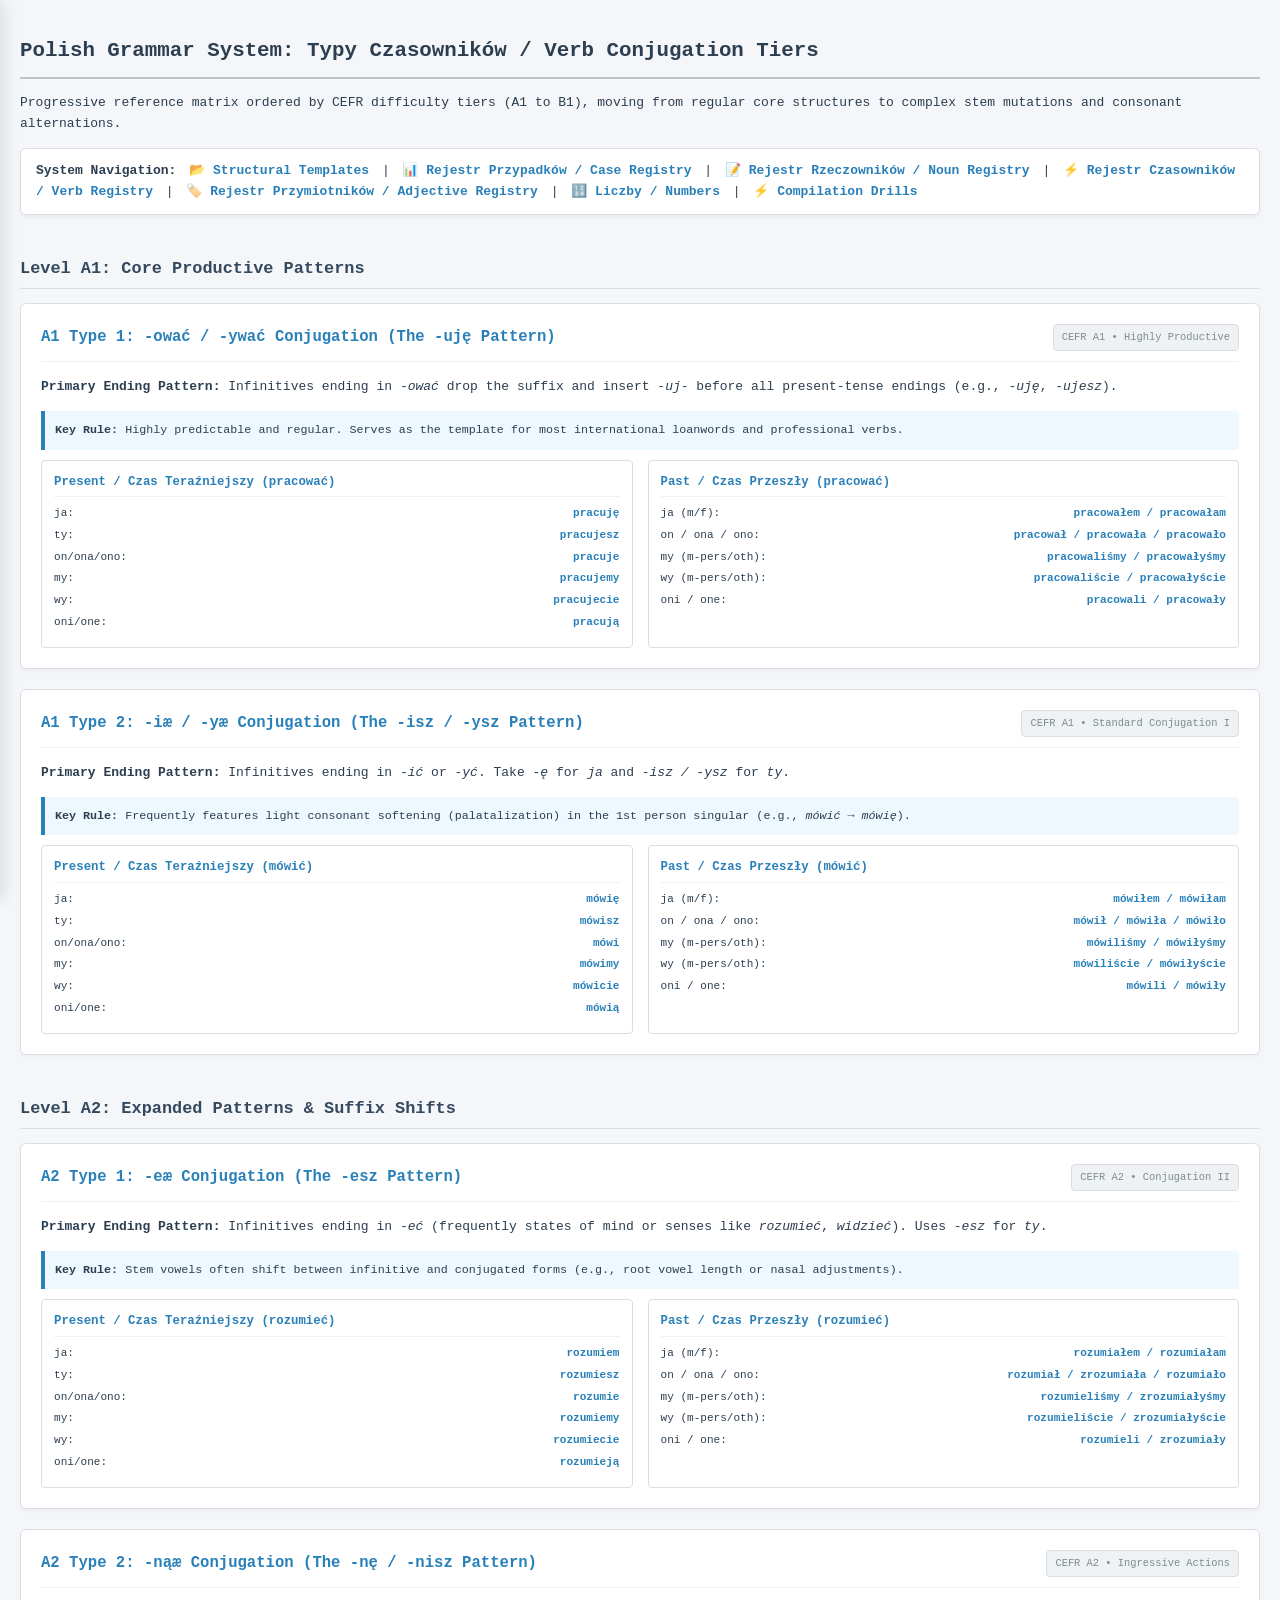
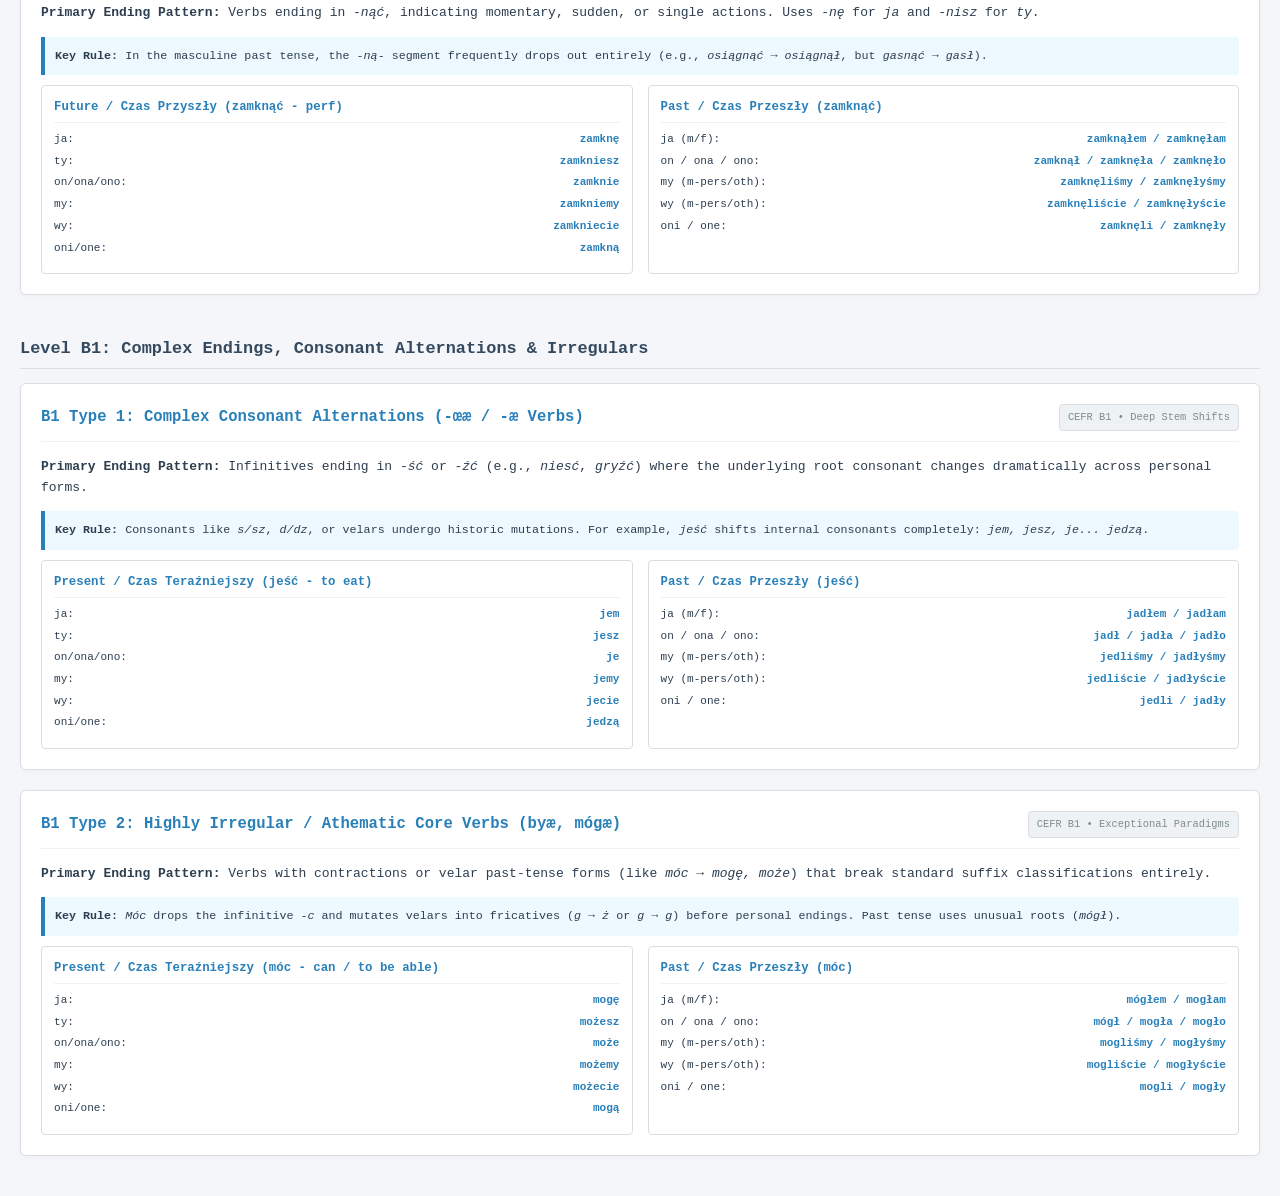
<file: verb-types.html>
<!DOCTYPE html>
<html lang="en">
<head>
    <meta charset="UTF-8">
    <meta name="viewport" content="width=device-width, initial-scale=1.0">
    <title>Polish Grammar System: Typy Czasowników / Verb Conjugation Tiers</title>
    <link rel="stylesheet" href="global.css">
</head>
<body>

    <h1>Polish Grammar System: Typy Czasowników / Verb Conjugation Tiers</h1>
    <p>Progressive reference matrix ordered by CEFR difficulty tiers (A1 to B1), moving from regular core structures to complex stem mutations and consonant alternations.</p>
    
<div class="nav">
    <strong>System Navigation:</strong> 
    <a href="index.html">📂 Structural Templates</a> | 
    <a href="cases.html">📊 Rejestr Przypadków / Case Registry</a> |
    <a href="nouns.html">📝 Rejestr Rzeczowników / Noun Registry</a> |
    <a href="verbs.html">⚡ Rejestr Czasowników / Verb Registry</a> |
    <a href="adjectives.html">🏷️ Rejestr Przymiotników / Adjective Registry</a> |
    <a href="numbers.html">🔢 Liczby / Numbers</a> |
    <a href="drill.html">⚡ Compilation Drills</a>
    <button class="nav-hamburger" aria-label="Open navigation menu">
        <span></span><span></span><span></span>
    </button>
</div>
<script src="nav.js"></script>

    <!-- ==================== LEVEL A1 ==================== -->
    <h2>Level A1: Core Productive Patterns</h2>

    <div class="type-card">
        <div class="type-header">
            <span class="type-title">A1 Type 1: -ować / -ywać Conjugation (The -uję Pattern)</span>
            <span class="badge">CEFR A1 • Highly Productive</span>
        </div>
        <p><strong>Primary Ending Pattern:</strong> Infinitives ending in <em>-ować</em> drop the suffix and insert <em>-uj-</em> before all present-tense endings (e.g., <em>-uję</em>, <em>-ujesz</em>).</p>
        <div class="rule-note">
            <strong>Key Rule:</strong> Highly predictable and regular. Serves as the template for most international loanwords and professional verbs.
        </div>
        
        <div class="conjugation-grid">
            <div class="conjugation-box">
                <h4>Present / Czas Teraźniejszy (pracować)</h4>
                <div class="conjugation-row"><span>ja:</span> <span class="conj-val">pracuję</span></div>
                <div class="conjugation-row"><span>ty:</span> <span class="conj-val">pracujesz</span></div>
                <div class="conjugation-row"><span>on/ona/ono:</span> <span class="conj-val">pracuje</span></div>
                <div class="conjugation-row"><span>my:</span> <span class="conj-val">pracujemy</span></div>
                <div class="conjugation-row"><span>wy:</span> <span class="conj-val">pracujecie</span></div>
                <div class="conjugation-row"><span>oni/one:</span> <span class="conj-val">pracują</span></div>
            </div>

            <div class="conjugation-box">
                <h4>Past / Czas Przeszły (pracować)</h4>
                <div class="conjugation-row"><span>ja (m/f):</span> <span class="conj-val">pracowałem / pracowałam</span></div>
                <div class="conjugation-row"><span>on / ona / ono:</span> <span class="conj-val">pracował / pracowała / pracowało</span></div>
                <div class="conjugation-row"><span>my (m-pers/oth):</span> <span class="conj-val">pracowaliśmy / pracowałyśmy</span></div>
                <div class="conjugation-row"><span>wy (m-pers/oth):</span> <span class="conj-val">pracowaliście / pracowałyście</span></div>
                <div class="conjugation-row"><span>oni / one:</span> <span class="conj-val">pracowali / pracowały</span></div>
            </div>
        </div>
    </div>

    <div class="type-card">
        <div class="type-header">
            <span class="type-title">A1 Type 2: -iæ / -yæ Conjugation (The -isz / -ysz Pattern)</span>
            <span class="badge">CEFR A1 • Standard Conjugation I</span>
        </div>
        <p><strong>Primary Ending Pattern:</strong> Infinitives ending in <em>-ić</em> or <em>-yć</em>. Take <em>-ę</em> for <em>ja</em> and <em>-isz / -ysz</em> for <em>ty</em>.</p>
        <div class="rule-note">
            <strong>Key Rule:</strong> Frequently features light consonant softening (palatalization) in the 1st person singular (e.g., <em>mówić</em> &rarr; <em>mówię</em>).
        </div>
        
        <div class="conjugation-grid">
            <div class="conjugation-box">
                <h4>Present / Czas Teraźniejszy (mówić)</h4>
                <div class="conjugation-row"><span>ja:</span> <span class="conj-val">mówię</span></div>
                <div class="conjugation-row"><span>ty:</span> <span class="conj-val">mówisz</span></div>
                <div class="conjugation-row"><span>on/ona/ono:</span> <span class="conj-val">mówi</span></div>
                <div class="conjugation-row"><span>my:</span> <span class="conj-val">mówimy</span></div>
                <div class="conjugation-row"><span>wy:</span> <span class="conj-val">mówicie</span></div>
                <div class="conjugation-row"><span>oni/one:</span> <span class="conj-val">mówią</span></div>
            </div>

            <div class="conjugation-box">
                <h4>Past / Czas Przeszły (mówić)</h4>
                <div class="conjugation-row"><span>ja (m/f):</span> <span class="conj-val">mówiłem / mówiłam</span></div>
                <div class="conjugation-row"><span>on / ona / ono:</span> <span class="conj-val">mówił / mówiła / mówiło</span></div>
                <div class="conjugation-row"><span>my (m-pers/oth):</span> <span class="conj-val">mówiliśmy / mówiłyśmy</span></div>
                <div class="conjugation-row"><span>wy (m-pers/oth):</span> <span class="conj-val">mówiliście / mówiłyście</span></div>
                <div class="conjugation-row"><span>oni / one:</span> <span class="conj-val">mówili / mówiły</span></div>
            </div>
        </div>
    </div>


    <!-- ==================== LEVEL A2 ==================== -->
    <h2>Level A2: Expanded Patterns & Suffix Shifts</h2>

    <div class="type-card">
        <div class="type-header">
            <span class="type-title">A2 Type 1: -eæ Conjugation (The -esz Pattern)</span>
            <span class="badge">CEFR A2 • Conjugation II</span>
        </div>
        <p><strong>Primary Ending Pattern:</strong> Infinitives ending in <em>-eć</em> (frequently states of mind or senses like <em>rozumieć</em>, <em>widzieć</em>). Uses <em>-esz</em> for <em>ty</em>.</p>
        <div class="rule-note">
            <strong>Key Rule:</strong> Stem vowels often shift between infinitive and conjugated forms (e.g., root vowel length or nasal adjustments).
        </div>
        
        <div class="conjugation-grid">
            <div class="conjugation-box">
                <h4>Present / Czas Teraźniejszy (rozumieć)</h4>
                <div class="conjugation-row"><span>ja:</span> <span class="conj-val">rozumiem</span></div>
                <div class="conjugation-row"><span>ty:</span> <span class="conj-val">rozumiesz</span></div>
                <div class="conjugation-row"><span>on/ona/ono:</span> <span class="conj-val">rozumie</span></div>
                <div class="conjugation-row"><span>my:</span> <span class="conj-val">rozumiemy</span></div>
                <div class="conjugation-row"><span>wy:</span> <span class="conj-val">rozumiecie</span></div>
                <div class="conjugation-row"><span>oni/one:</span> <span class="conj-val">rozumieją</span></div>
            </div>

            <div class="conjugation-box">
                <h4>Past / Czas Przeszły (rozumieć)</h4>
                <div class="conjugation-row"><span>ja (m/f):</span> <span class="conj-val">rozumiałem / rozumiałam</span></div>
                <div class="conjugation-row"><span>on / ona / ono:</span> <span class="conj-val">rozumiał / zrozumiała / rozumiało</span></div>
                <div class="conjugation-row"><span>my (m-pers/oth):</span> <span class="conj-val">rozumieliśmy / zrozumiałyśmy</span></div>
                <div class="conjugation-row"><span>wy (m-pers/oth):</span> <span class="conj-val">rozumieliście / zrozumiałyście</span></div>
                <div class="conjugation-row"><span>oni / one:</span> <span class="conj-val">rozumieli / zrozumiały</span></div>
            </div>
        </div>
    </div>

    <div class="type-card">
        <div class="type-header">
            <span class="type-title">A2 Type 2: -nąæ Conjugation (The -nę / -nisz Pattern)</span>
            <span class="badge">CEFR A2 • Ingressive Actions</span>
        </div>
        <p><strong>Primary Ending Pattern:</strong> Verbs ending in <em>-nąć</em>, indicating momentary, sudden, or single actions. Uses <em>-nę</em> for <em>ja</em> and <em>-nisz</em> for <em>ty</em>.</p>
        <div class="rule-note">
            <strong>Key Rule:</strong> In the masculine past tense, the <em>-ną-</em> segment frequently drops out entirely (e.g., <em>osiągnąć</em> &rarr; <em>osiągnął</em>, but <em>gasnąć</em> &rarr; <em>gasł</em>).
        </div>
        
        <div class="conjugation-grid">
            <div class="conjugation-box">
                <h4>Future / Czas Przyszły (zamknąć - perf)</h4>
                <div class="conjugation-row"><span>ja:</span> <span class="conj-val">zamknę</span></div>
                <div class="conjugation-row"><span>ty:</span> <span class="conj-val">zamkniesz</span></div>
                <div class="conjugation-row"><span>on/ona/ono:</span> <span class="conj-val">zamknie</span></div>
                <div class="conjugation-row"><span>my:</span> <span class="conj-val">zamkniemy</span></div>
                <div class="conjugation-row"><span>wy:</span> <span class="conj-val">zamkniecie</span></div>
                <div class="conjugation-row"><span>oni/one:</span> <span class="conj-val">zamkną</span></div>
            </div>

            <div class="conjugation-box">
                <h4>Past / Czas Przeszły (zamknąć)</h4>
                <div class="conjugation-row"><span>ja (m/f):</span> <span class="conj-val">zamknąłem / zamknęłam</span></div>
                <div class="conjugation-row"><span>on / ona / ono:</span> <span class="conj-val">zamknął / zamknęła / zamknęło</span></div>
                <div class="conjugation-row"><span>my (m-pers/oth):</span> <span class="conj-val">zamknęliśmy / zamknęłyśmy</span></div>
                <div class="conjugation-row"><span>wy (m-pers/oth):</span> <span class="conj-val">zamknęliście / zamknęłyście</span></div>
                <div class="conjugation-row"><span>oni / one:</span> <span class="conj-val">zamknęli / zamknęły</span></div>
            </div>
        </div>
    </div>


    <!-- ==================== LEVEL B1 ==================== -->
    <h2>Level B1: Complex Endings, Consonant Alternations & Irregulars</h2>

    <div class="type-card">
        <div class="type-header">
            <span class="type-title">B1 Type 1: Complex Consonant Alternations (-œæ / -æ Verbs)</span>
            <span class="badge">CEFR B1 • Deep Stem Shifts</span>
        </div>
        <p><strong>Primary Ending Pattern:</strong> Infinitives ending in <em>-ść</em> or <em>-źć</em> (e.g., <em>niesć</em>, <em>gryźć</em>) where the underlying root consonant changes dramatically across personal forms.</p>
        <div class="rule-note">
            <strong>Key Rule:</strong> Consonants like <em>s/sz</em>, <em>d/dz</em>, or velars undergo historic mutations. For example, <em>jeść</em> shifts internal consonants completely: <em>jem, jesz, je... jedzą</em>.
        </div>
        
        <div class="conjugation-grid">
            <div class="conjugation-box">
                <h4>Present / Czas Teraźniejszy (jeść - to eat)</h4>
                <div class="conjugation-row"><span>ja:</span> <span class="conj-val">jem</span></div>
                <div class="conjugation-row"><span>ty:</span> <span class="conj-val">jesz</span></div>
                <div class="conjugation-row"><span>on/ona/ono:</span> <span class="conj-val">je</span></div>
                <div class="conjugation-row"><span>my:</span> <span class="conj-val">jemy</span></div>
                <div class="conjugation-row"><span>wy:</span> <span class="conj-val">jecie</span></div>
                <div class="conjugation-row"><span>oni/one:</span> <span class="conj-val">jedzą</span></div>
            </div>

            <div class="conjugation-box">
                <h4>Past / Czas Przeszły (jeść)</h4>
                <div class="conjugation-row"><span>ja (m/f):</span> <span class="conj-val">jadłem / jadłam</span></div>
                <div class="conjugation-row"><span>on / ona / ono:</span> <span class="conj-val">jadł / jadła / jadło</span></div>
                <div class="conjugation-row"><span>my (m-pers/oth):</span> <span class="conj-val">jedliśmy / jadłyśmy</span></div>
                <div class="conjugation-row"><span>wy (m-pers/oth):</span> <span class="conj-val">jedliście / jadłyście</span></div>
                <div class="conjugation-row"><span>oni / one:</span> <span class="conj-val">jedli / jadły</span></div>
            </div>
        </div>
    </div>

    <div class="type-card">
        <div class="type-header">
            <span class="type-title">B1 Type 2: Highly Irregular / Athematic Core Verbs (byæ, mógæ)</span>
            <span class="badge">CEFR B1 • Exceptional Paradigms</span>
        </div>
        <p><strong>Primary Ending Pattern:</strong> Verbs with contractions or velar past-tense forms (like <em>móc</em> &rarr; <em>mogę, może</em>) that break standard suffix classifications entirely.</p>
        <div class="rule-note">
            <strong>Key Rule:</strong> <em>Móc</em> drops the infinitive <em>-c</em> and mutates velars into fricatives (<em>g &rarr; ż</em> or <em>g &rarr; g</em>) before personal endings. Past tense uses unusual roots (<em>mógł</em>).
        </div>
        
        <div class="conjugation-grid">
            <div class="conjugation-box">
                <h4>Present / Czas Teraźniejszy (móc - can / to be able)</h4>
                <div class="conjugation-row"><span>ja:</span> <span class="conj-val">mogę</span></div>
                <div class="conjugation-row"><span>ty:</span> <span class="conj-val">możesz</span></div>
                <div class="conjugation-row"><span>on/ona/ono:</span> <span class="conj-val">może</span></div>
                <div class="conjugation-row"><span>my:</span> <span class="conj-val">możemy</span></div>
                <div class="conjugation-row"><span>wy:</span> <span class="conj-val">możecie</span></div>
                <div class="conjugation-row"><span>oni/one:</span> <span class="conj-val">mogą</span></div>
            </div>

            <div class="conjugation-box">
                <h4>Past / Czas Przeszły (móc)</h4>
                <div class="conjugation-row"><span>ja (m/f):</span> <span class="conj-val">mógłem / mogłam</span></div>
                <div class="conjugation-row"><span>on / ona / ono:</span> <span class="conj-val">mógł / mogła / mogło</span></div>
                <div class="conjugation-row"><span>my (m-pers/oth):</span> <span class="conj-val">mogliśmy / mogłyśmy</span></div>
                <div class="conjugation-row"><span>wy (m-pers/oth):</span> <span class="conj-val">mogliście / mogłyście</span></div>
                <div class="conjugation-row"><span>oni / one:</span> <span class="conj-val">mogli / mogły</span></div>
            </div>
        </div>
    </div>

</body>
</html>
</file>
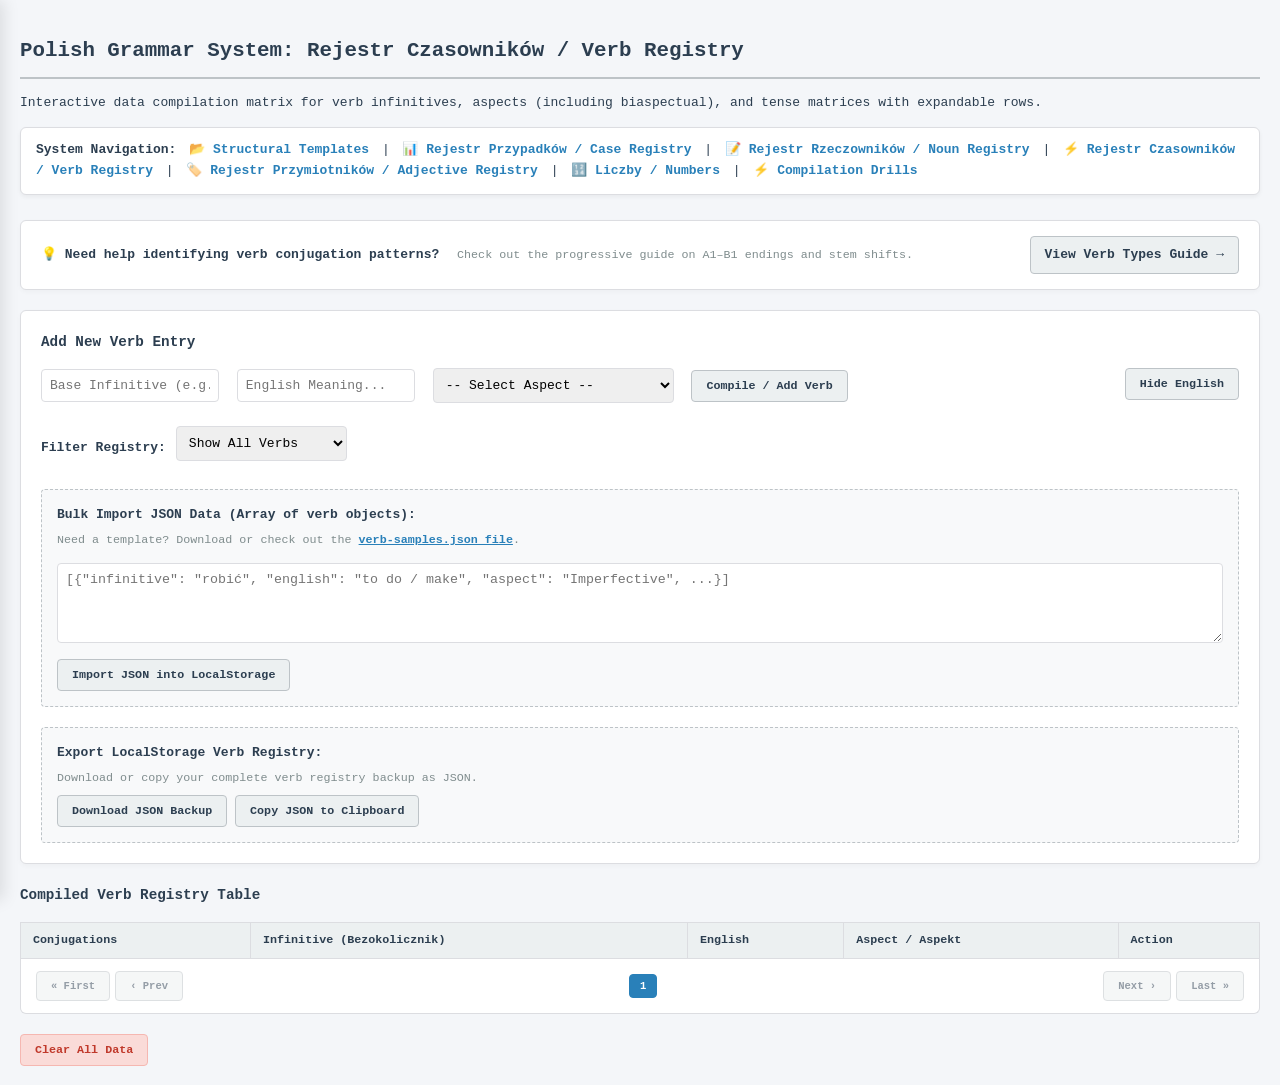
<file: verbs.html>
<!DOCTYPE html>
<html lang="en">
<head>
    <meta charset="UTF-8">
    <meta name="viewport" content="width=device-width, initial-scale=1.0">
    <title>Polish Grammar System: Rejestr Czasowników / Verb Registry</title>
    <link rel="stylesheet" href="global.css">
</head>
<body>

    <h1>Polish Grammar System: Rejestr Czasowników / Verb Registry</h1>
    <p>Interactive data compilation matrix for verb infinitives, aspects (including biaspectual), and tense matrices with expandable rows.</p>
    
<div class="nav">
    <strong>System Navigation:</strong> 
    <a href="index.html">📂 Structural Templates</a> | 
    <a href="cases.html">📊 Rejestr Przypadków / Case Registry</a> |
    <a href="nouns.html">📝 Rejestr Rzeczowników / Noun Registry</a> |
    <a href="verbs.html">⚡ Rejestr Czasowników / Verb Registry</a> |
    <a href="adjectives.html">🏷️ Rejestr Przymiotników / Adjective Registry</a> |
    <a href="numbers.html">🔢 Liczby / Numbers</a> |
    <a href="drill.html">⚡ Compilation Drills</a>
    <button class="nav-hamburger" aria-label="Open navigation menu">
        <span></span><span></span><span></span>
    </button>
</div>
<script src="nav.js"></script>

<div class="link-box" style="background: #fff; border: 1px solid #dcdde1; border-radius: 6px; padding: 15px 20px; margin-bottom: 20px; box-shadow: 0 2px 5px rgba(0,0,0,0.03); display: flex; justify-content: space-between; align-items: center;">
        <div>
            <strong>💡 Need help identifying verb conjugation patterns?</strong> 
            <span style="color: #7f8c8d; font-size: 0.9em; margin-left: 10px;">Check out the progressive guide on A1–B1 endings and stem shifts.</span>
        </div>
        <a href="verb-types.html" style="background: #ecf0f1; border: 1px solid #bdc3c7; padding: 8px 14px; text-decoration: none; color: #2c3e50; font-weight: bold; border-radius: 4px; white-space: nowrap;">View Verb Types Guide &rarr;</a>
    </div>

    <div class="control-panel">
        <h3>Add New Verb Entry</h3>
        <div style="margin-bottom: 10px;">
            <input type="text" id="verbInput" placeholder="Base Infinitive (e.g., robić)...">
            <input type="text" id="englishInput" placeholder="English Meaning...">
            <select id="aspectInput">
                <option value="">-- Select Aspect --</option>
                <option value="Imperfective">Imperfective (Niedokonany)</option>
                <option value="Perfective">Perfective (Dokonany)</option>
                <option value="Biaspectual">Biaspectual (Dwuaspektowy)</option>
            </select>
            <button onclick="addVerb()">Compile / Add Verb</button>
            <button onclick="toggleEnglish()" id="toggleBtn" style="float: right;">Hide English</button>
        </div>

        <div class="filter-bar">
            <label for="filterSelect"><strong>Filter Registry:</strong></label>
            <select id="filterSelect" onchange="currentPage = 1; renderTable()">
                <option value="all">Show All Verbs</option>
                <option value="Imperfective">Imperfective Only</option>
                <option value="Perfective">Perfective Only</option>
                <option value="Biaspectual">Biaspectual Only</option>
            </select>
        </div>

        <div class="data-section">
            <label><strong>Bulk Import JSON Data (Array of verb objects):</strong></label>
             <p style="font-size: 0.9em; color: #7f8c8d; margin: 5px 0 8px 0;">
                Need a template? Download or check out the <a href="verb-samples.json" download style="color: #2980b9; font-weight: bold;">verb-samples.json file</a>.
            </p>
            <textarea id="importInput" placeholder='[{"infinitive": "robić", "english": "to do / make", "aspect": "Imperfective", ...}]'></textarea>
            <button onclick="importJSON()" style="margin-top: 8px;">Import JSON into LocalStorage</button>
        </div>

        <div class="data-section">
            <label><strong>Export LocalStorage Verb Registry:</strong></label>
            <p style="font-size: 0.9em; color: #7f8c8d; margin: 5px 0 8px 0;">Download or copy your complete verb registry backup as JSON.</p>
            <button onclick="exportJSON()">Download JSON Backup</button>
            <button onclick="copyJSONToClipboard()">Copy JSON to Clipboard</button>
        </div>
    </div>

    <h3>Compiled Verb Registry Table</h3>
    <table id="registryTable">
        <thead>
            <tr>
                <th>Conjugations</th>
                <th>Infinitive (Bezokolicznik)</th>
                <th class="eng-col">English</th>
                <th>Aspect / Aspekt</th>
                <th>Action</th>
            </tr>
        </thead>
        <tbody id="tableBody">
            <!-- Dynamic rows injected here -->
        </tbody>
    </table>
    <div class="pagination-bar">
        <div style="display: flex; gap: 5px;">
            <button id="firstBtn" onclick="goToPage(1)">&#171; First</button>
            <button id="prevBtn" onclick="changePage(-1)">&#8249; Prev</button>
        </div>
        <div class="pagination-numbers" id="paginationNumbers">
            <!-- Dynamic numbered buttons injected here -->
        </div>
        <div style="display: flex; gap: 5px;">
            <button id="nextBtn" onclick="changePage(1)">Next &#8250;</button>
            <button id="lastBtn" onclick="goToLastPage()">Last &#187;</button>
        </div>
    </div>

    <button class="clear-btn" onclick="clearRegistry()">Clear All Data</button>

    <script>
        let englishVisible = localStorage.getItem("verbEnglishVisible") !== "false";
        let currentPage = 1;
        const pageSize = 50;

        document.addEventListener("DOMContentLoaded", () => {
            updateToggleUI();
            renderTable();
        });

        function addVerb() {
            const verbInput = document.getElementById("verbInput");
            const englishInput = document.getElementById("englishInput");
            const aspectInput = document.getElementById("aspectInput");
            const infinitive = verbInput.value.trim();
            const english = englishInput.value.trim();
            const aspect = aspectInput.value;

            if (!infinitive) {
                alert("Please enter a valid verb infinitive.");
                return;
            }

            const rowData = {
                infinitive: infinitive,
                english: english,
                aspect: aspect,
                present: { ja: "", ty: "", on: "", my: "", wy: "", oni: "" },
                past: { m_ja: "", f_ja: "", m_on: "", f_ona: "", n_ono: "", m_my: "", f_my: "", m_oni: "", f_oney: "" },
                future: { ja: "", ty: "", on: "", my: "", wy: "", oni: "" }
            };

            saveToLocalStorage(rowData);
            verbInput.value = "";
            englishInput.value = "";
            aspectInput.value = "";
            
            // Jump to the last page to see the newly added verb
            const registry = getRegistry();
            const filterValue = document.getElementById("filterSelect").value;
            const filteredCount = registry.filter(item => {
                if (filterValue !== "all" && item.aspect !== filterValue) return false;
                return true;
            }).length;
            currentPage = Math.ceil(filteredCount / pageSize);

            renderTable();
        }

        function getRegistry() {
            return JSON.parse(localStorage.getItem("polishVerbRegistry") || "[]");
        }

        function saveToLocalStorage(data) {
            const registry = getRegistry();
            registry.push(data);
            localStorage.setItem("polishVerbRegistry", JSON.stringify(registry));
        }

        function updateField(index, field, value) {
            const registry = getRegistry();
            registry[index][field] = value;
            localStorage.setItem("polishVerbRegistry", JSON.stringify(registry));
        }

        function updateNestedField(index, tense, person, value) {
            const registry = getRegistry();
            registry[index][tense][person] = value;
            localStorage.setItem("polishVerbRegistry", JSON.stringify(registry));
        }

        function deleteRow(globalIndex) {
            const registry = getRegistry();
            registry.splice(globalIndex, 1);
            localStorage.setItem("polishVerbRegistry", JSON.stringify(registry));

            // Adjust page if current page becomes empty
            const filterValue = document.getElementById("filterSelect").value;
            const filteredCount = registry.filter(item => {
                if (filterValue !== "all" && item.aspect !== filterValue) return false;
                return true;
            }).length;
            const totalPages = Math.ceil(filteredCount / pageSize) || 1;
            if (currentPage > totalPages) {
                currentPage = totalPages;
            }

            renderTable();
        }

        function clearRegistry() {
            if (confirm("Are you sure you want to clear the entire verb registry?")) {
                localStorage.removeItem("polishVerbRegistry");
                currentPage = 1;
                renderTable();
            }
        }

        function toggleEnglish() {
            englishVisible = !englishVisible;
            localStorage.setItem("verbEnglishVisible", englishVisible);
            updateToggleUI();
            renderTable();
        }

        function updateToggleUI() {
            const btn = document.getElementById("toggleBtn");
            btn.innerText = englishVisible ? "Hide English" : "Show English";
        }

        function changePage(direction) {
            currentPage += direction;
            renderTable();
        }

        function goToPage(page) {
            currentPage = page;
            renderTable();
        }

        function goToLastPage() {
            const registry = getRegistry();
            const filterValue = document.getElementById("filterSelect").value;
            const filteredCount = registry.filter(item => {
                if (filterValue !== "all" && item.aspect !== filterValue) return false;
                return true;
            }).length;
            currentPage = Math.ceil(filteredCount / pageSize) || 1;
            renderTable();
        }

        function importJSON() {
            const rawText = document.getElementById("importInput").value.trim();
            if (!rawText) {
                alert("Please paste a valid JSON array into the text area.");
                return;
            }

            try {
                const parsedData = JSON.parse(rawText);
                if (!Array.isArray(parsedData)) {
                    alert("The imported JSON must be an array of objects.");
                    return;
                }

                let currentRegistry = getRegistry();
                const mergedRegistry = currentRegistry.concat(parsedData);
                localStorage.setItem("polishVerbRegistry", JSON.stringify(mergedRegistry));
                
                document.getElementById("importInput").value = "";
                currentPage = 1;
                renderTable();
                alert(`Successfully imported ${parsedData.length} verb entries into localStorage!`);
            } catch (e) {
                alert("Invalid JSON format. Please check your syntax.");
            }
        }

        function exportJSON() {
            const registry = getRegistry();
            if (registry.length === 0) {
                alert("Verb registry is empty, nothing to export!");
                return;
            }
            const dataStr = "data:text/json;charset=utf-8," + encodeURIComponent(JSON.stringify(registry, null, 2));
            const downloadAnchor = document.createElement('a');
            downloadAnchor.setAttribute("href", dataStr);
            downloadAnchor.setAttribute("download", "polish_verb_registry_backup.json");
            document.body.appendChild(downloadAnchor);
            downloadAnchor.click();
            downloadAnchor.remove();
        }

        function copyJSONToClipboard() {
            const registry = getRegistry();
            if (registry.length === 0) {
                alert("Verb registry is empty, nothing to copy!");
                return;
            }
            const jsonString = JSON.stringify(registry, null, 2);
            navigator.clipboard.writeText(jsonString).then(() => {
                alert("Verb registry JSON copied to clipboard successfully!");
            }).catch(err => {
                alert("Failed to copy JSON to clipboard.");
            });
        }

        function renderTable() {
            const tbody = document.getElementById("tableBody");
            tbody.innerHTML = "";
            const registry = getRegistry();
            const filterValue = document.getElementById("filterSelect").value;

            // Filter items first
            const filteredItems = [];
            registry.forEach((item, originalIndex) => {
                if (filterValue !== "all" && item.aspect !== filterValue) return;
                filteredItems.push({ item, originalIndex });
            });

            const totalPages = Math.ceil(filteredItems.length / pageSize) || 1;
            if (currentPage > totalPages) currentPage = totalPages;
            if (currentPage < 1) currentPage = 1;

            // Slice items for current page
            const startIndex = (currentPage - 1) * pageSize;
            const endIndex = startIndex + pageSize;
            const pageItems = filteredItems.slice(startIndex, endIndex);

            pageItems.forEach(({ item, originalIndex }) => {
                item.present = item.present || { ja: "", ty: "", on: "", my: "", wy: "", oni: "" };
                item.past = item.past || { m_ja: "", f_ja: "", m_on: "", f_ona: "", n_ono: "", m_my: "", f_my: "", m_oni: "", f_oney: "" };
                item.future = item.future || { ja: "", ty: "", on: "", my: "", wy: "", oni: "" };

                const mainTr = document.createElement("tr");
                mainTr.innerHTML = `
                    <td><button onclick="toggleDetails(${originalIndex})">📂 Toggle Conjugations</button></td>
                    <td><strong contenteditable="true" onblur="updateField(${originalIndex}, 'infinitive', this.innerText)">${item.infinitive}</strong></td>
                    <td class="eng-col ${englishVisible ? '' : 'hidden-col'}" contenteditable="true" onblur="updateField(${originalIndex}, 'english', this.innerText)">${item.english || ''}</td>
                    <td>
                        <select onchange="updateField(${originalIndex}, 'aspect', this.value)">
                            <option value="">-- Select --</option>
                            <option value="Imperfective" ${item.aspect === 'Imperfective' ? 'selected' : ''}>Imperfective</option>
                            <option value="Perfective" ${item.aspect === 'Perfective' ? 'selected' : ''}>Perfective</option>
                            <option value="Biaspectual" ${item.aspect === 'Biaspectual' ? 'selected' : ''}>Biaspectual</option>
                        </select>
                    </td>
                    <td><button class="del-btn" onclick="deleteRow(${originalIndex})">X</button></td>
                `;
                tbody.appendChild(mainTr);

                const detailTr = document.createElement("tr");
                detailTr.id = `detail-row-${originalIndex}`;
                detailTr.style.display = "none";
                detailTr.innerHTML = `
                    <td colspan="5">
                        <div class="conjugation-details">
                            <strong>Conjugation Matrices for: <em>${item.infinitive}</em></strong>
                            <div class="conjugation-grid">
                                
                                <!-- Present Tense Box -->
                                <div class="conjugation-box">
                                    <h4>Present / Czas Teraźniejszy</h4>
                                    <div class="conjugation-row"><span>ja:</span> <input class="conj-input" type="text" value="${item.present.ja || ''}" onblur="updateNestedField(${originalIndex}, 'present', 'ja', this.value)"></div>
                                    <div class="conjugation-row"><span>ty:</span> <input class="conj-input" type="text" value="${item.present.ty || ''}" onblur="updateNestedField(${originalIndex}, 'present', 'ty', this.value)"></div>
                                    <div class="conjugation-row"><span>on/ona/ono:</span> <input class="conj-input" type="text" value="${item.present.on || ''}" onblur="updateNestedField(${originalIndex}, 'present', 'on', this.value)"></div>
                                    <div class="conjugation-row"><span>my:</span> <input class="conj-input" type="text" value="${item.present.my || ''}" onblur="updateNestedField(${originalIndex}, 'present', 'my', this.value)"></div>
                                    <div class="conjugation-row"><span>wy:</span> <input class="conj-input" type="text" value="${item.present.wy || ''}" onblur="updateNestedField(${originalIndex}, 'present', 'wy', this.value)"></div>
                                    <div class="conjugation-row"><span>oni/one:</span> <input class="conj-input" type="text" value="${item.present.oni || ''}" onblur="updateNestedField(${originalIndex}, 'present', 'oni', this.value)"></div>
                                </div>

                                <!-- Past Tense Box -->
                                <div class="conjugation-box">
                                    <h4>Past / Czas Przeszły</h4>
                                    <div class="conjugation-row"><span>ja (m/f):</span> <input class="conj-input" type="text" value="${item.past.m_ja || ''}" placeholder="(-łem/-łam)" onblur="updateNestedField(${originalIndex}, 'past', 'm_ja', this.value)"></div>
                                    <div class="conjugation-row"><span>on / ona / ono:</span> <input class="conj-input" type="text" value="${item.past.m_on || ''}" placeholder="(-ł/-ła/-ło)" onblur="updateNestedField(${originalIndex}, 'past', 'm_on', this.value)"></div>
                                    <div class="conjugation-row"><span>my (m-pers / other):</span> <input class="conj-input" type="text" value="${item.past.m_my || ''}" placeholder="(-liśmy/-łyśmy)" onblur="updateNestedField(${originalIndex}, 'past', 'm_my', this.value)"></div>
                                    <div class="conjugation-row"><span>wy (m-pers / other):</span> <input class="conj-input" type="text" value="${item.past.f_my || ''}" placeholder="(-ście)" onblur="updateNestedField(${originalIndex}, 'past', 'f_my', this.value)"></div>
                                    <div class="conjugation-row"><span>oni / one:</span> <input class="conj-input" type="text" value="${item.past.m_oni || ''}" placeholder="(-li/-ły)" onblur="updateNestedField(${originalIndex}, 'past', 'm_oni', this.value)"></div>
                                </div>

                                <!-- Future Tense Box -->
                                <div class="conjugation-box">
                                    <h4>Future / Czas Przyszły</h4>
                                    <div class="conjugation-row"><span>ja:</span> <input class="conj-input" type="text" value="${item.future.ja || ''}" onblur="updateNestedField(${originalIndex}, 'future', 'ja', this.value)"></div>
                                    <div class="conjugation-row"><span>ty:</span> <input class="conj-input" type="text" value="${item.future.ty || ''}" onblur="updateNestedField(${originalIndex}, 'future', 'ty', this.value)"></div>
                                    <div class="conjugation-row"><span>on/ona/ono:</span> <input class="conj-input" type="text" value="${item.future.on || ''}" onblur="updateNestedField(${originalIndex}, 'future', 'on', this.value)"></div>
                                    <div class="conjugation-row"><span>my:</span> <input class="conj-input" type="text" value="${item.future.my || ''}" onblur="updateNestedField(${originalIndex}, 'future', 'my', this.value)"></div>
                                    <div class="conjugation-row"><span>wy:</span> <input class="conj-input" type="text" value="${item.future.wy || ''}" onblur="updateNestedField(${originalIndex}, 'future', 'wy', this.value)"></div>
                                    <div class="conjugation-row"><span>oni/one:</span> <input class="conj-input" type="text" value="${item.future.oni || ''}" onblur="updateNestedField(${originalIndex}, 'future', 'oni', this.value)"></div>
                                </div>

                            </div>
                        </div>
                    </td>
                `;
                tbody.appendChild(detailTr);
            });
            
            // Build Numbered Pagination UI
            const numbersContainer = document.getElementById("paginationNumbers");
            numbersContainer.innerHTML = "";

            const maxVisiblePages = 5;
            let startPage = Math.max(1, currentPage - Math.floor(maxVisiblePages / 2));
            let endPage = Math.min(totalPages, startPage + maxVisiblePages - 1);

            if (endPage - startPage + 1 < maxVisiblePages) {
                startPage = Math.max(1, endPage - maxVisiblePages + 1);
            }

            if (startPage > 1) {
                numbersContainer.appendChild(createPageButton(1));
                if (startPage > 2) {
                    const span = document.createElement("span");
                    span.className = "page-ellipsis";
                    span.innerText = "...";
                    numbersContainer.appendChild(span);
                }
            }

            for (let i = startPage; i <= endPage; i++) {
                numbersContainer.appendChild(createPageButton(i));
            }

            if (endPage < totalPages) {
                if (endPage < totalPages - 1) {
                    const span = document.createElement("span");
                    span.className = "page-ellipsis";
                    span.innerText = "...";
                    numbersContainer.appendChild(span);
                }
                numbersContainer.appendChild(createPageButton(totalPages));
            }

            // Update button states
            document.getElementById("firstBtn").disabled = currentPage <= 1;
            document.getElementById("prevBtn").disabled = currentPage <= 1;
            document.getElementById("nextBtn").disabled = currentPage >= totalPages;
            document.getElementById("lastBtn").disabled = currentPage >= totalPages;

            document.querySelectorAll('.eng-col').forEach(el => {
                if(englishVisible) el.classList.remove('hidden-col');
                else el.classList.add('hidden-col');
            });
        }

        function createPageButton(pageNum) {
            const btn = document.createElement("button");
            btn.className = `page-num-btn ${pageNum === currentPage ? 'active' : ''}`;
            btn.innerText = pageNum;
            btn.onclick = () => goToPage(pageNum);
            return btn;
        }

        function toggleDetails(index) {
            const row = document.getElementById(`detail-row-${index}`);
            if (row.style.display === "none") {
                row.style.display = "table-row";
            } else {
                row.style.display = "none";
            }
        }
    </script>
</body>
</html>
</file>
<file: global.css>
/* ===== GLOBAL STYLES ===== */
* {
    box-sizing: border-box;
}

body {
    font-family: monospace;
    margin: 0;
    padding: 20px;
    background: #f4f6f9;
    color: #2c3e50;
    line-height: 1.6;
}

h1 {
    font-size: 1.6em;
    border-bottom: 2px solid #bdc3c7;
    padding-bottom: 10px;
}

h2 {
    font-size: 1.3em;
    margin-top: 40px;
    color: #34495e;
    border-bottom: 1px solid #dcdde1;
    padding-bottom: 6px;
}

h3 {
    margin-top: 0;
    color: #2c3e50;
    font-size: 1.1em;
}

hr {
    border: 0;
    height: 1px;
    background: #dcdde1;
    margin: 30px 0;
}

code {
    background: #eef2f5;
    padding: 2px 6px;
    border-radius: 4px;
    font-size: 0.9em;
    color: #c0392b;
    border: 1px solid #dcdde1;
}

/* ===== NAVIGATION ===== */
.nav {
    background: #fff;
    padding: 12px 15px;
    border: 1px solid #dcdde1;
    border-radius: 6px;
    margin-bottom: 25px;
    box-shadow: 0 2px 4px rgba(0,0,0,0.05);
}

.nav a {
    text-decoration: none;
    color: #2980b9;
    font-weight: bold;
    margin: 0 5px;
}

.nav a:hover {
    text-decoration: underline;
}

.nav-hamburger {
    display: none;
}

/* Side panel */
.nav-sidepanel {
    position: fixed;
    top: 0;
    left: -280px;
    width: 280px;
    height: 100%;
    background: #fff;
    border-right: 1px solid #dcdde1;
    box-shadow: 4px 0 15px rgba(0,0,0,0.1);
    z-index: 1000;
    transition: left 0.3s ease;
    padding: 20px;
    overflow-y: auto;
    display: flex;
    flex-direction: column;
    gap: 4px;
}

.nav-sidepanel.open {
    left: 0;
}

.nav-sidepanel .nav-panel-header {
    display: flex;
    justify-content: space-between;
    align-items: center;
    margin-bottom: 20px;
    padding-bottom: 15px;
    border-bottom: 2px solid #dcdde1;
}

.nav-sidepanel .nav-panel-title {
    font-weight: bold;
    color: #2c3e50;
    font-size: 1em;
}

.nav-sidepanel .nav-close {
    background: none;
    border: none;
    font-size: 1.5em;
    cursor: pointer;
    color: #7f8c8d;
    padding: 0;
    width: auto;
    margin: 0;
    line-height: 1;
}

.nav-sidepanel .nav-close:hover {
    color: #2c3e50;
    background: none;
}

.nav-sidepanel a {
    display: block;
    text-decoration: none;
    color: #2980b9;
    font-weight: bold;
    padding: 12px 10px;
    border-radius: 4px;
    border-bottom: 1px solid #f0f0f0;
    font-size: 0.95em;
}

.nav-sidepanel a:hover {
    background: #f4f6f9;
}

/* Backdrop overlay */
.nav-backdrop {
    display: none;
    position: fixed;
    top: 0;
    left: 0;
    width: 100%;
    height: 100%;
    background: rgba(0,0,0,0.4);
    z-index: 999;
}

.nav-backdrop.open {
    display: block;
}

/* ===== SECTIONS / CARDS ===== */
section,
.card {
    background: #fff;
    border: 1px solid #dcdde1;
    border-radius: 6px;
    padding: 20px;
    margin-bottom: 20px;
    box-shadow: 0 2px 5px rgba(0,0,0,0.03);
}

/* ===== DETAILS / SUMMARY ===== */
details {
    margin-top: 15px;
    background: #f8f9fa;
    padding: 12px;
    border: 1px solid #e9ecef;
    border-radius: 4px;
}

summary {
    cursor: pointer;
    font-weight: bold;
    color: #2980b9;
    outline: none;
}

summary:hover {
    color: #1f618d;
}

/* ===== TABLES ===== */
table {
    width: 100%;
    border-collapse: collapse;
    background: #fff;
    font-size: 0.9em;
    margin-top: 15px;
}

th, td {
    border: 1px solid #dcdde1;
    padding: 8px 12px;
    text-align: left;
}

th {
    background: #ecf0f1;
    color: #2c3e50;
    font-weight: bold;
}

tr:nth-child(even) {
    background: #f9fafc;
}

/* ===== FORMS & INPUTS ===== */
input[type="text"],
select {
    padding: 8px;
    font-family: monospace;
    margin-right: 10px;
    margin-bottom: 8px;
    border: 1px solid #dcdde1;
    border-radius: 4px;
    font-size: 1em;
    max-width: 100%;
}

textarea {
    width: 100%;
    height: 80px;
    font-family: monospace;
    margin-top: 5px;
    padding: 8px;
    border: 1px solid #dcdde1;
    border-radius: 4px;
}

/* ===== BUTTONS ===== */
button {
    padding: 8px 14px;
    font-family: monospace;
    cursor: pointer;
    background: #ecf0f1;
    border: 1px solid #bdc3c7;
    border-radius: 4px;
    font-weight: bold;
    color: #2c3e50;
    font-size: 0.9em;
}

button:hover {
    background: #bdc3c7;
}

button:disabled {
    opacity: 0.5;
    cursor: not-allowed;
}

/* ===== CONTROL PANEL ===== */
.control-panel {
    background: #fff;
    border: 1px solid #dcdde1;
    border-radius: 6px;
    padding: 20px;
    margin-bottom: 20px;
    box-shadow: 0 2px 5px rgba(0,0,0,0.03);
}

/* ===== LINK BOX ===== */
.link-box {
    background: #fff;
    border: 1px solid #dcdde1;
    border-radius: 6px;
    padding: 15px;
    margin-bottom: 25px;
    display: flex;
    justify-content: space-between;
    align-items: center;
    box-shadow: 0 2px 4px rgba(0,0,0,0.05);
}

/* ===== DATA SECTION ===== */
.data-section {
    background: #f8f9fa;
    padding: 15px;
    margin-top: 20px;
    border: 1px dashed #bdc3c7;
    border-radius: 4px;
}

/* ===== FILTER BAR ===== */
.filter-bar {
    margin-top: 15px;
    display: flex;
    align-items: center;
    gap: 10px;
    flex-wrap: wrap;
}

/* ===== PAGINATION ===== */
.pagination-bar {
    display: flex;
    justify-content: space-between;
    align-items: center;
    background: #fff;
    padding: 12px 15px;
    border: 1px solid #dcdde1;
    border-top: none;
    border-bottom-left-radius: 6px;
    border-bottom-right-radius: 6px;
    font-size: 0.9em;
    flex-wrap: wrap;
    gap: 10px;
}

.pagination-numbers {
    display: flex;
    gap: 5px;
    align-items: center;
    flex-wrap: wrap;
}

.page-num-btn {
    padding: 5px 10px;
    background: #ecf0f1;
    border: 1px solid #bdc3c7;
    border-radius: 4px;
    cursor: pointer;
    font-family: monospace;
    font-weight: bold;
    color: #2c3e50;
}

.page-num-btn:hover {
    background: #bdc3c7;
}

.page-num-btn.active {
    background: #2980b9;
    color: white;
    border-color: #2980b9;
}

.page-ellipsis {
    padding: 0 4px;
    color: #7f8c8d;
}

/* ===== DELETE & CLEAR BUTTONS ===== */
.del-btn {
    background: #fadbd8;
    border: 1px solid #f5b7b1;
    cursor: pointer;
    padding: 2px 6px;
    color: #c0392b;
    border-radius: 3px;
}

.del-btn:hover {
    background: #f5b7b1;
}

.clear-btn {
    background: #fadbd8;
    border: 1px solid #f5b7b1;
    color: #c0392b;
    margin-top: 20px;
    font-weight: bold;
}

.clear-btn:hover {
    background: #f5b7b1;
}

/* ===== HIDDEN COLUMN ===== */
.hidden-col {
    display: none;
}

/* ===== EDITABLE CELLS ===== */
td[contenteditable="true"]:focus {
    background: #eef9ff;
    outline: 1px solid #2980b9;
}

/* ===== DRILL PAGE ===== */
.drill-box {
    background: #fff;
    border: 1px solid #dcdde1;
    border-radius: 6px;
    padding: 20px;
    margin-bottom: 20px;
    box-shadow: 0 2px 5px rgba(0,0,0,0.03);
}

.prompt {
    font-size: 1.1em;
    margin-bottom: 15px;
    background: #eef2f5;
    padding: 12px;
    border-left: 4px solid #2980b9;
    border-radius: 0 4px 4px 0;
}

.mode-selector {
    margin-bottom: 20px;
}

.input-group {
    margin-bottom: 15px;
}

.input-group label {
    font-weight: bold;
    display: block;
    margin-bottom: 5px;
}

.feedback {
    margin-top: 15px;
    font-weight: bold;
}

.correct {
    color: #27ae60;
}

.incorrect {
    color: #c0392b;
}

/* ===== VERB CONJUGATION DETAILS ===== */
.conjugation-details {
    background: #f8f9fa;
    padding: 15px;
    border-top: 1px solid #dcdde1;
    text-align: left;
}

.conjugation-grid {
    display: grid;
    grid-template-columns: repeat(auto-fit, minmax(220px, 1fr));
    gap: 15px;
    margin-top: 10px;
}

.conjugation-box {
    background: #fff;
    border: 1px solid #dcdde1;
    padding: 12px;
    border-radius: 4px;
}

.conjugation-box h4 {
    margin: 0 0 8px 0;
    color: #2980b9;
    font-size: 0.95em;
    border-bottom: 1px solid #eef2f5;
    padding-bottom: 4px;
}

.conjugation-row {
    display: flex;
    justify-content: space-between;
    margin-bottom: 4px;
    font-size: 0.85em;
}

.conj-input {
    width: 110px;
    padding: 2px 4px;
    font-family: monospace;
    border: 1px solid #dcdde1;
    border-radius: 3px;
    font-size: 0.9em;
}

.conj-input:focus {
    background: #eef9ff;
    outline: 1px solid #2980b9;
}

.conj-val {
    font-weight: bold;
    color: #2980b9;
}

/* ===== VERB TYPES PAGE ===== */
.type-card {
    background: #fff;
    border: 1px solid #dcdde1;
    border-radius: 6px;
    padding: 20px;
    margin-bottom: 20px;
    box-shadow: 0 2px 5px rgba(0,0,0,0.03);
}

.type-header {
    display: flex;
    justify-content: space-between;
    align-items: center;
    border-bottom: 1px solid #eef2f5;
    padding-bottom: 10px;
    margin-bottom: 15px;
    flex-wrap: wrap;
    gap: 8px;
}

.type-title {
    font-size: 1.2em;
    font-weight: bold;
    color: #2980b9;
}

.badge {
    background: #eef2f5;
    padding: 4px 8px;
    border-radius: 4px;
    font-size: 0.8em;
    color: #7f8c8d;
    border: 1px solid #dcdde1;
}

.rule-note {
    background: #eef9ff;
    border-left: 4px solid #2980b9;
    padding: 10px;
    font-size: 0.9em;
    margin-top: 10px;
    border-radius: 0 4px 4px 0;
}

/* ===== HIGHLIGHT (adjective/noun types) ===== */
.highlight {
    background: #eef2f5;
    padding: 2px 6px;
    font-weight: bold;
    color: #c0392b;
    border: 1px solid #dcdde1;
    border-radius: 4px;
}

/* ===== NOUNS TABLE - SCROLLABLE & STICKY ===== */
.table-container {
    width: 100%;
    overflow-x: auto;
    background: #fff;
    border-radius: 6px;
    box-shadow: 0 2px 5px rgba(0,0,0,0.03);
    margin-top: 15px;
    border: 1px solid #dcdde1;
}

.table-container table {
    width: max-content;
    font-size: 0.85em;
    margin-top: 0;
}

.table-container th,
.table-container td {
    text-align: center;
    white-space: nowrap;
}

.table-container th {
    position: sticky;
    top: 0;
    z-index: 2;
}

/* Sticky columns for noun registry */
.table-container th:nth-child(1),
.table-container td:nth-child(1) {
    position: sticky;
    left: 0;
    background: #fff;
    z-index: 1;
    border-right: 2px solid #bdc3c7;
}

.table-container th:nth-child(1) {
    z-index: 3;
    background: #ecf0f1;
}

.table-container th:nth-child(2),
.table-container td:nth-child(2) {
    position: sticky;
    left: 110px;
    background: #fff;
    z-index: 1;
    border-right: 2px solid #bdc3c7;
}

.table-container th:nth-child(2) {
    z-index: 3;
    background: #ecf0f1;
}

.table-container th:nth-child(3),
.table-container td:nth-child(3) {
    position: sticky;
    left: 200px;
    background: #fff;
    z-index: 1;
    border-right: 2px solid #bdc3c7;
}

.table-container th:nth-child(3) {
    z-index: 3;
    background: #ecf0f1;
}

.table-container th:nth-child(4),
.table-container td:nth-child(4) {
    position: sticky;
    left: 350px;
    background: #fff;
    z-index: 1;
    border-right: 2px solid #bdc3c7;
}

.table-container th:nth-child(4) {
    z-index: 3;
    background: #ecf0f1;
}

/* ===== MOBILE RESPONSIVE ===== */
@media (max-width: 768px) {
    body {
        padding: 12px;
        font-size: 14px;
        /* clears the fixed top nav bar */
        padding-top: 68px;
    }

    /* Fixed top bar with hamburger only */
    .nav {
        position: fixed;
        top: 0;
        left: 0;
        right: 0;
        z-index: 998;
        display: flex;
        align-items: center;
        padding: 14px 15px;
        margin-bottom: 0;
        border: none;
        border-bottom: 1px solid #dcdde1;
        border-radius: 0;
        /* collapses the bare "|" text nodes between links */
        font-size: 0;
    }

    /* Hide every element child of nav (a, strong, span, br...) */
    .nav > *,
    .nav > a,
    .nav > strong {
        display: none;
    }

    /* ...then bring back only the hamburger */
    .nav > .nav-hamburger {
        display: flex;
        flex-direction: column;
        justify-content: space-between;
        width: 26px;
        height: 20px;
        padding: 0;
        margin: 0;
        cursor: pointer;
        background: none;
        border: none;
    }

    .nav > .nav-hamburger:hover {
        background: none;
    }

    .nav > .nav-hamburger span {
        display: block;
        width: 26px;
        height: 3px;
        background: #2c3e50;
        border-radius: 2px;
    }

    h1 {
        font-size: 1.3em;
    }

    h2 {
        font-size: 1.1em;
        margin-top: 25px;
    }

    .link-box {
        flex-direction: column;
        gap: 10px;
        align-items: flex-start;
    }

    .link-box a {
        width: 100%;
        text-align: center;
    }

    section,
    .card,
    .control-panel,
    .drill-box,
    .type-card {
        padding: 15px;
    }

    input[type="text"],
    select {
        width: 100%;
        margin-right: 0;
        margin-bottom: 10px;
    }

    .control-panel input[type="text"],
    .control-panel select {
        display: block;
        width: 100%;
    }

    button {
        width: 100%;
        margin-bottom: 8px;
    }

    .mode-selector button {
        width: auto;
        margin-right: 5px;
    }

    .filter-bar {
        flex-direction: column;
        align-items: stretch;
        width: 100%;
    }

    .filter-bar label {
        margin-bottom: 4px;
    }

    .filter-bar select {
        width: 100%;
        padding: 8px 14px;
        font-size: 0.9em;
        font-family: monospace;
        font-weight: bold;
        height: 38px;
        border: 1px solid #bdc3c7;
        border-radius: 4px;
        background: #ecf0f1;
        color: #2c3e50;
        -webkit-appearance: menulist;
        appearance: menulist;
        margin-right: 0;
        margin-bottom: 8px;
    }

    .data-section {
        text-align: center;
    }

    .data-section button {
        width: 100%;
        margin-left: 0;
        margin-right: 0;
    }

    /* Table responsive */
    table {
        font-size: 0.8em;
        display: block;
        overflow-x: auto;
        -webkit-overflow-scrolling: touch;
    }

    th, td {
        padding: 6px 8px;
        white-space: nowrap;
    }

    /* Pagination mobile */
    .pagination-bar {
        flex-direction: column;
        align-items: center;
        gap: 8px;
    }

    .pagination-numbers {
        justify-content: center;
    }

    /* Conjugation grid stacks */
    .conjugation-grid {
        grid-template-columns: 1fr;
    }

    .conj-input {
        width: 90px;
    }

    /* Type header stacks */
    .type-header {
        flex-direction: column;
        align-items: flex-start;
    }

    /* Drill inputs */
    .drill-box input[type="text"],
    .drill-box select {
        width: 100%;
    }

    /* Sticky columns simplified on mobile */
    .table-container th:nth-child(2),
    .table-container td:nth-child(2),
    .table-container th:nth-child(3),
    .table-container td:nth-child(3),
    .table-container th:nth-child(4),
    .table-container td:nth-child(4) {
        position: static;
        border-right: 1px solid #dcdde1;
    }

    .table-container th:nth-child(1),
    .table-container td:nth-child(1) {
        left: 0;
    }
}

@media (max-width: 480px) {
    body {
        padding: 8px;
        font-size: 13px;
    }

    h1 {
        font-size: 1.2em;
    }

    .prompt {
        font-size: 0.95em;
        padding: 10px;
    }

    .mode-selector {
        display: flex;
        flex-direction: column;
        gap: 8px;
    }

    .mode-selector button {
        width: 100%;
        margin-right: 0;
    }
}
</file>
